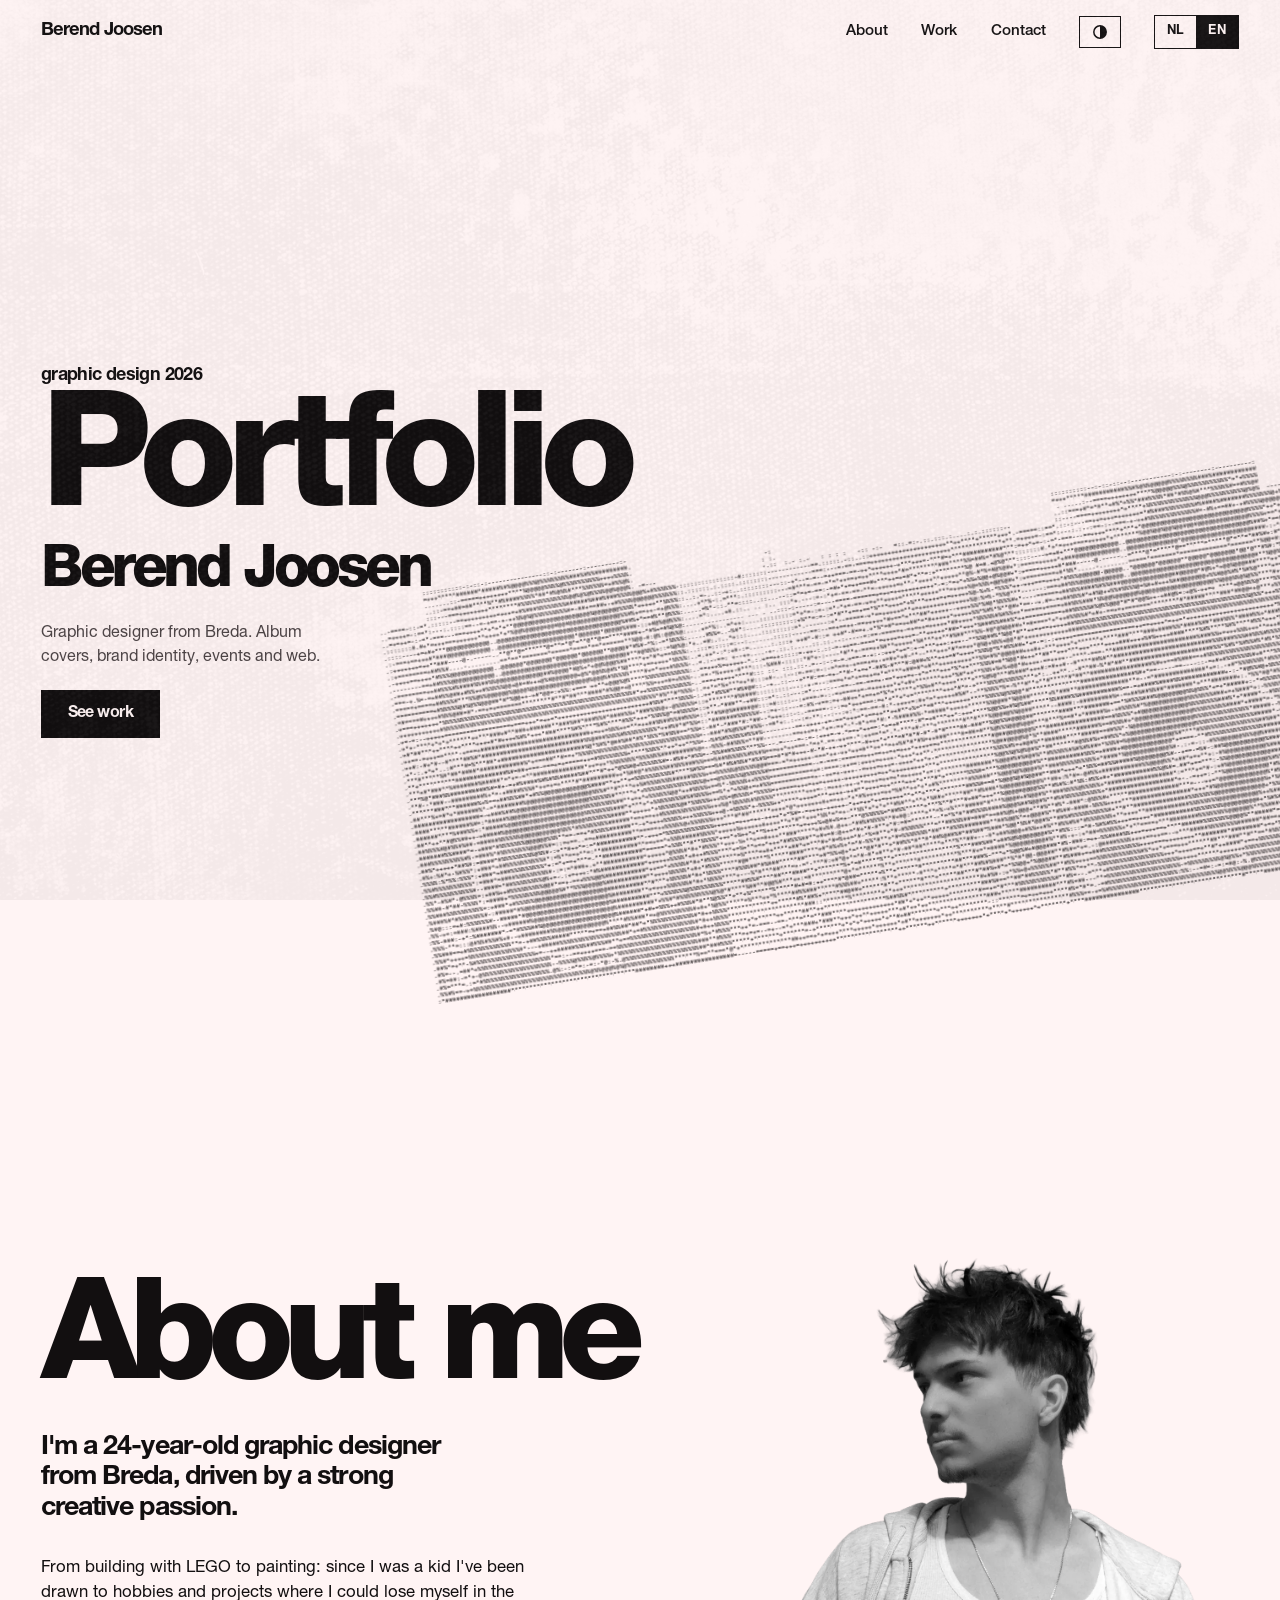
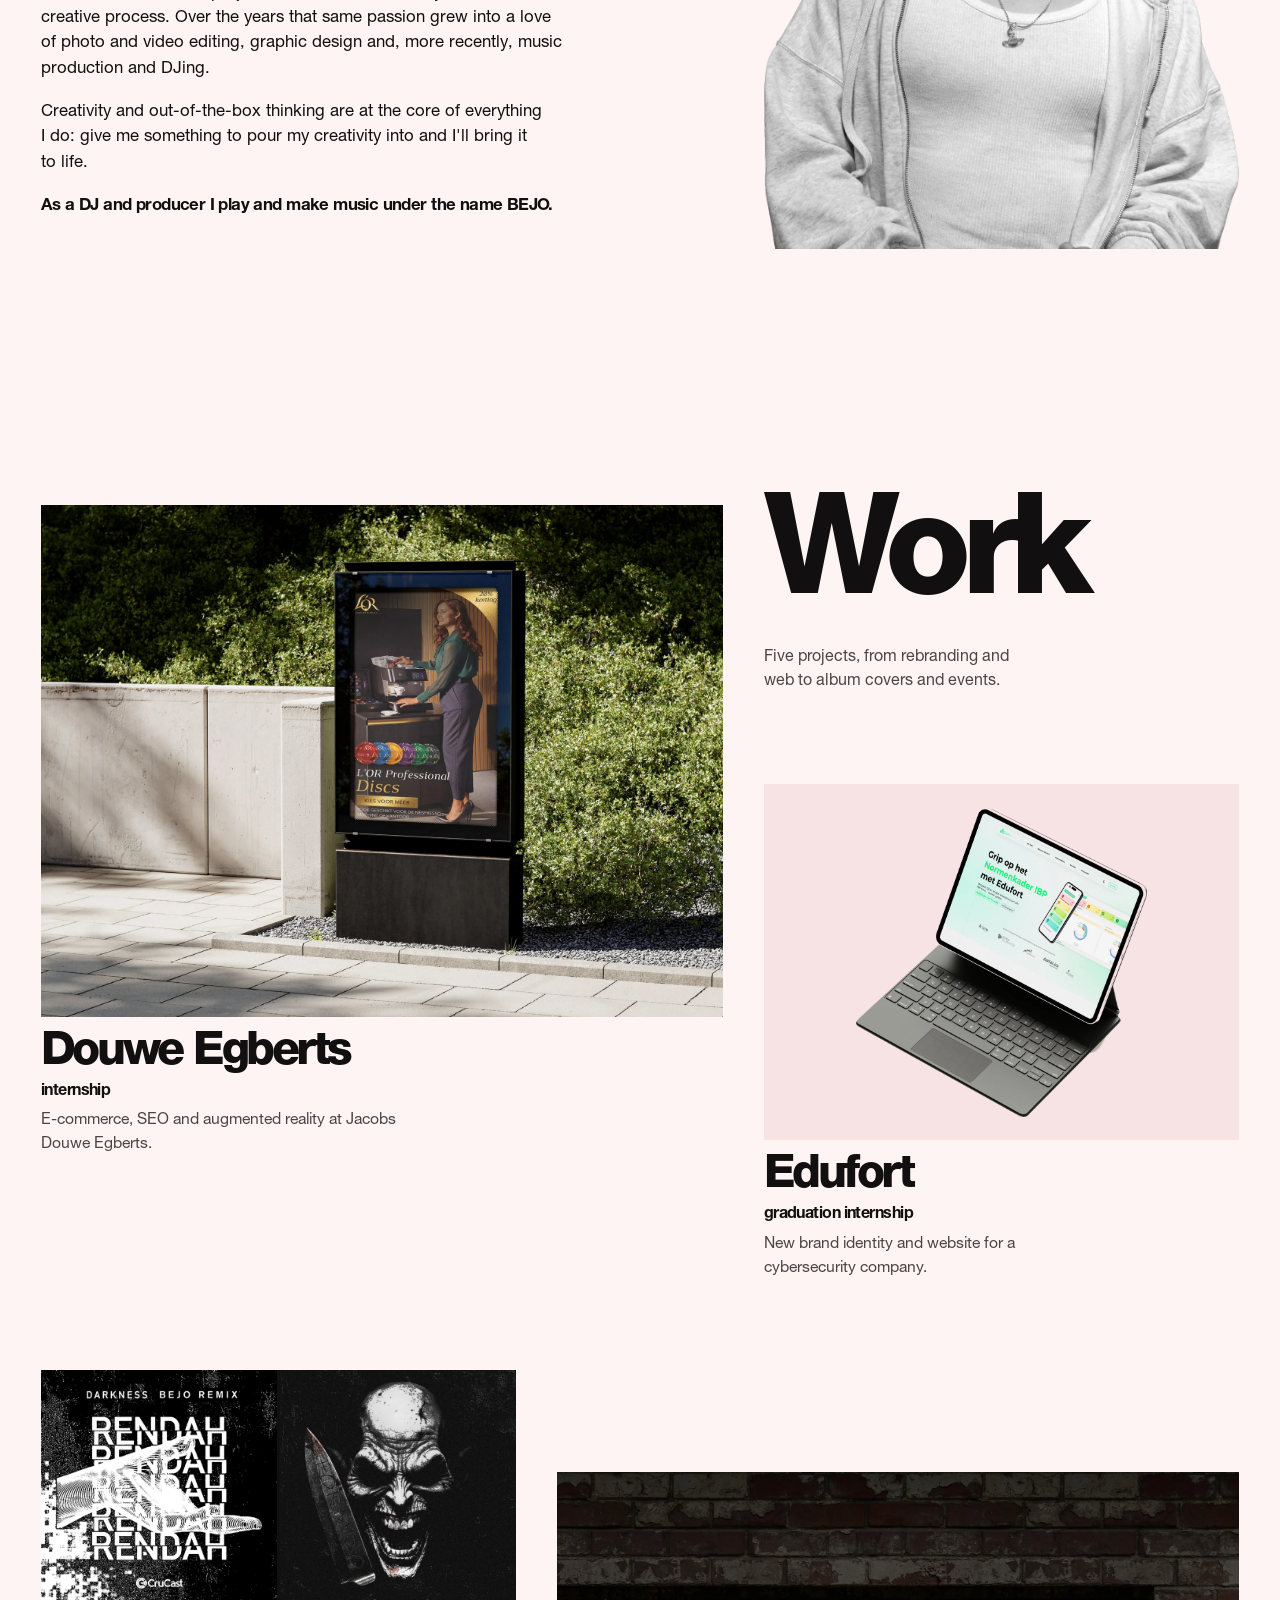
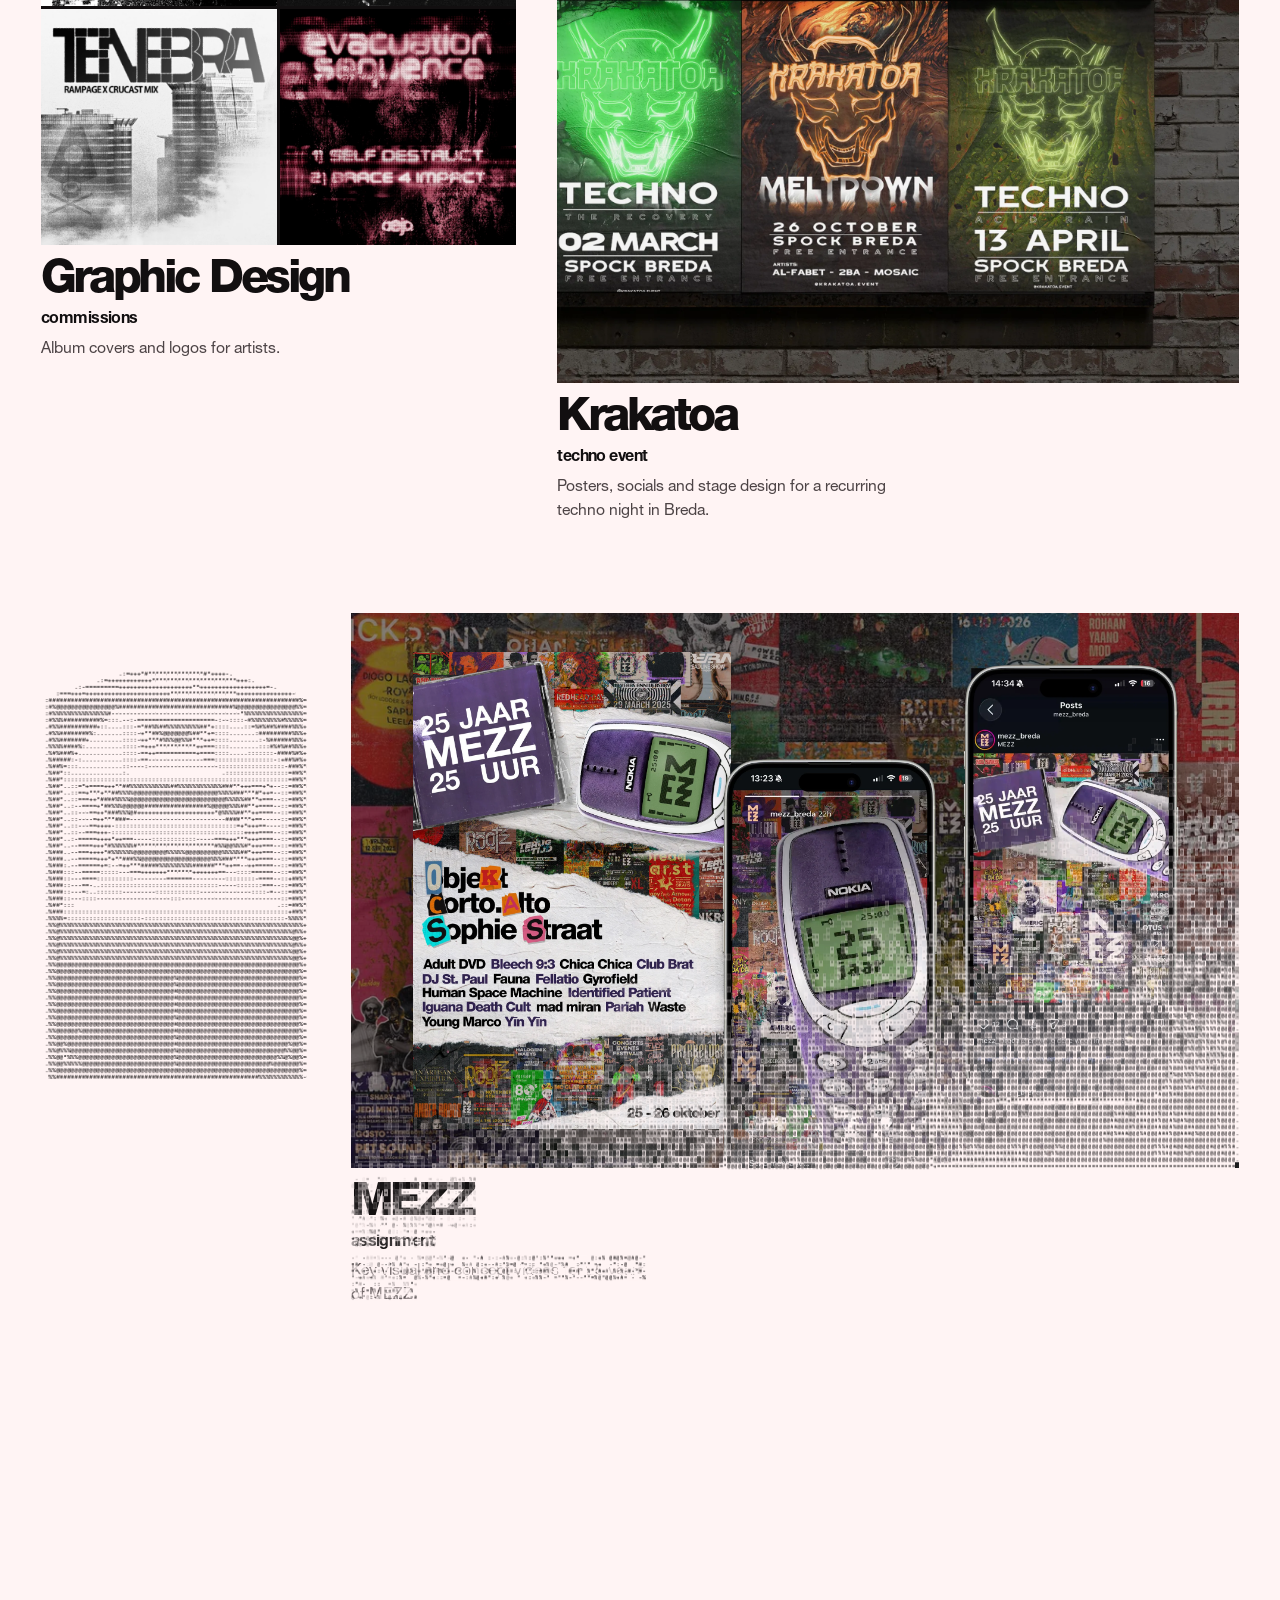
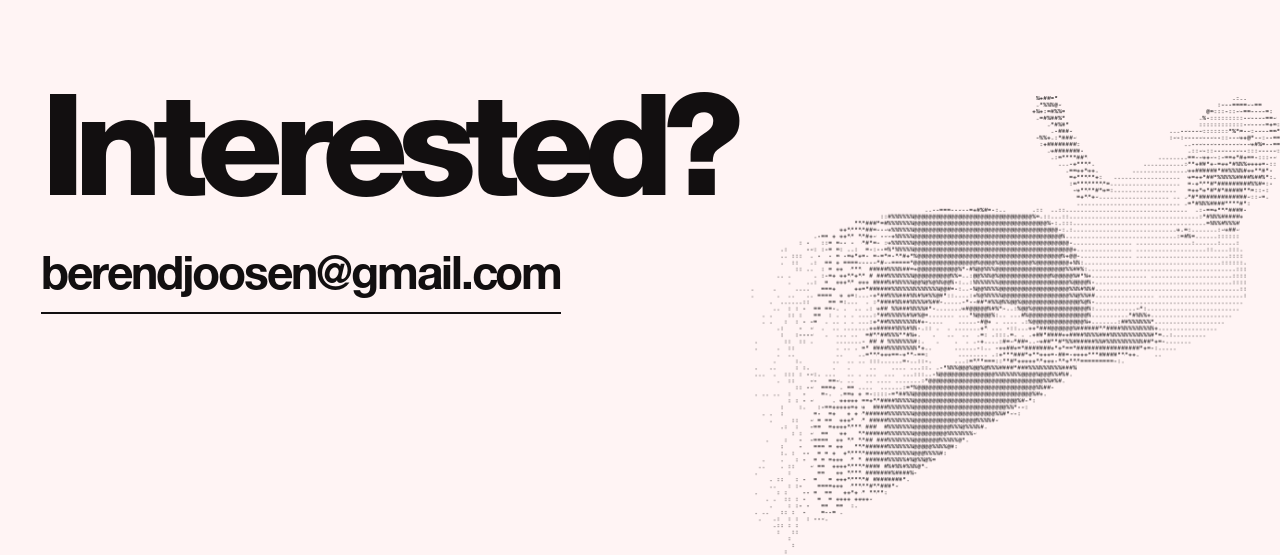
<file: index.html>
<!doctype html>
<html lang="nl">
<head>
  <meta charset="utf-8">
  <meta name="viewport" content="width=device-width, initial-scale=1">
  <title>Berend Joosen | Graphic design portfolio 2026</title>
  <meta name="description" content="Portfolio van Berend Joosen, graphic designer uit Breda. Albumcovers, merkidentiteit, evenementen en web.">
  <meta name="theme-color" content="#fff4f4">
  <link rel="preload" href="assets/fonts/helvetica-neue-heavy.woff2" as="font" type="font/woff2" crossorigin>
  <link rel="preload" href="assets/fonts/helvetica-neue-roman.woff2" as="font" type="font/woff2" crossorigin>
  <link rel="icon" href="assets/favicon.svg" type="image/svg+xml">
  <meta property="og:type" content="website">
  <meta property="og:site_name" content="Berend Joosen">
  <meta property="og:title" content="Berend Joosen | Graphic design portfolio 2026">
  <meta property="og:description" content="Portfolio van Berend Joosen, graphic designer uit Breda. Albumcovers, merkidentiteit, evenementen en web.">
  <meta property="og:url" content="https://berendjo.github.io/">
  <meta property="og:image" content="https://berendjo.github.io/assets/img/og.jpg">
  <meta property="og:image:width" content="1200">
  <meta property="og:image:height" content="630">
  <meta name="twitter:card" content="summary_large_image">
  <script>document.documentElement.classList.add("js");try{var t=localStorage.getItem("theme");if(t==="dark"||t==="light")document.documentElement.dataset.theme=t}catch(e){}</script>
  <link rel="stylesheet" href="css/styles.css">
</head>
<body>
  <a class="skip-link" href="#werk" data-i18n="skip">Naar het werk</a>

  <header class="site-header">
    <a class="brand" href="#top" aria-label="Berend Joosen, naar boven" data-i18n-aria="brandAria">Berend Joosen</a>
    <nav class="nav" aria-label="Hoofdmenu" data-i18n-aria="navAria">
      <a href="#over" data-i18n="navAbout">Over</a>
      <a href="#werk" data-i18n="navWork">Werk</a>
      <a href="#contact" data-i18n="navContact">Contact</a>
      <button class="theme-toggle" type="button" aria-pressed="false" aria-label="Donkere modus" data-i18n-aria="themeAria">
          <svg viewBox="0 0 24 24" width="18" height="18" aria-hidden="true"><circle cx="12" cy="12" r="8.25" fill="none" stroke="currentColor" stroke-width="2"/><path d="M12 3.75a8.25 8.25 0 0 1 0 16.5z" fill="currentColor"/></svg>
        </button>
        <div class="lang" role="group" aria-label="Taal" data-i18n-aria="langAria">
        <button type="button" data-lang="nl" aria-pressed="true">NL</button>
        <button type="button" data-lang="en" aria-pressed="false">EN</button>
      </div>
    </nav>
  </header>

  <main id="top">
    <section class="hero" aria-labelledby="hero-title">
      <div class="hero-deck" data-ascii-deck data-src="assets/img/download.webp" aria-hidden="true">
        <canvas class="deck-static"></canvas>
        <canvas class="deck-live"></canvas>
        <noscript><img src="assets/img/ascii/deck.webp" alt="" width="1894" height="839"></noscript>
      </div>

      <div class="hero-copy">
        <p class="hero-kicker" data-i18n="kicker">graphic design 2026</p>
        <h1 id="hero-title" class="hero-title">
          <span class="hero-big" aria-label="Portfolio"><span class="word" aria-hidden="true"><span class="ch">P</span><span class="ch">o</span><span class="ch">r</span><span class="ch">t</span><span class="ch">f</span><span class="ch">o</span><span class="ch">l</span><span class="ch">i</span><span class="ch">o</span></span></span>
          <span class="hero-name">Berend Joosen</span>
        </h1>
        <p class="hero-lede" data-i18n="lede">Graphic designer uit Breda. Albumcovers, merkidentiteit, events en web.</p>
        <a class="btn" href="#werk" data-i18n="cta">Bekijk werk</a>
      </div>
    </section>

    <section class="about" id="over" aria-labelledby="about-title">
      <div class="about-grid">
        <h2 id="about-title" class="about-title" data-i18n="aboutTitle">Over mij</h2>
        <figure class="about-photo reveal" data-ascii-portrait>
          <img src="assets/img/portrait.webp" alt="Zwart-wit portret van Berend Joosen" data-i18n-alt="portraitAlt" width="1126" height="1400" loading="lazy" decoding="async">
          <canvas aria-hidden="true"></canvas>
        </figure>
        <div class="about-body reveal">
          <p class="about-lead" data-i18n="aboutLead">Ik ben een 24-jarige graphic designer uit Breda, gedreven door een sterke creatieve passie.</p>
          <p data-i18n="aboutP1">Van het bouwen met LEGO tot schilderen: ik ben sinds klein kind al aangetrokken geweest tot hobby's en projecten waarin ik volledig kon opgaan in het creatieve proces. In de loop der jaren heeft diezelfde passie zich ontwikkeld tot een liefde voor foto- en videobewerking, grafisch ontwerp en, meer recentelijk, muziekproductie en dj'en.</p>
          <p data-i18n="aboutP2">Creativiteit en out-of-the-box denken vormt de kern van alles wat ik doe: geef me iets om mijn creativiteit in te stoppen en ik breng het tot leven.</p>
          <p class="about-bejo" data-i18n="aboutBejo">Als dj en producer draai en maak ik muziek onder de naam BEJO.</p>
        </div>
      </div>
    </section>

    <section class="work" id="werk" aria-labelledby="work-title">
      <div class="work-grid">

        <div class="work-intro">
          <h2 id="work-title" class="work-title" data-i18n="workTitle">Werk</h2>
          <p class="work-lede" data-i18n="workLede">Van rebranding en web tot albumcovers en evenementen.</p>
        </div>

        <a class="tile t-jde reveal" href="projects/douwe-egberts.html">
          <div class="tile-media ratio-43">
            <img src="assets/img/jde-ooh.webp" alt="Reclamezuil met een Douwe Egberts campagne langs een straat" data-i18n-alt="altJde" width="1800" height="1350" loading="lazy" decoding="async">
          </div>
          <div class="tile-meta">
            <h3 class="tile-name">Douwe Egberts</h3>
            <p class="tile-kind" data-i18n="kindJde">stage</p>
            <p class="tile-desc" data-i18n="descJde">E-commerce, SEO en augmented reality bij Jacobs Douwe Egberts.</p>
          </div>
        </a>

        <a class="tile t-edufort reveal" href="projects/edufort.html">
          <div class="tile-media ratio-43 tinted">
            <img class="contain" src="assets/img/edufort-devices.webp" alt="Edufort website op een iPad en telefoon" data-i18n-alt="altEdufort" width="1691" height="1800" loading="lazy" decoding="async">
          </div>
          <div class="tile-meta">
            <h3 class="tile-name">Edufort</h3>
            <p class="tile-kind" data-i18n="kindEdufort">afstudeerstage</p>
            <p class="tile-desc" data-i18n="descEdufort">Nieuwe merkidentiteit en website voor een cybersecuritybedrijf.</p>
          </div>
        </a>

        <a class="tile t-comm reveal" href="projects/graphic-design.html">
          <div class="tile-media mosaic" role="img" aria-label="Vier albumcovers" data-i18n-aria="altComm">
            <img src="assets/img/comm-rendah.webp" alt="" width="1200" height="1200" loading="lazy" decoding="async">
            <img src="assets/img/comm-skull.webp" alt="" width="1200" height="1200" loading="lazy" decoding="async">
            <img src="assets/img/comm-tenebra.webp" alt="" width="1200" height="1200" loading="lazy" decoding="async">
            <img src="assets/img/comm-evacuation.webp" alt="" width="1200" height="1200" loading="lazy" decoding="async">
          </div>
          <div class="tile-meta">
            <h3 class="tile-name">Graphic Design</h3>
            <p class="tile-kind" data-i18n="kindComm">commissies</p>
            <p class="tile-desc" data-i18n="descComm">Albumcovers en logo's voor artiesten.</p>
          </div>
        </a>

        <a class="tile t-krak reveal" href="projects/krakatoa.html">
          <div class="tile-media ratio-43">
            <img src="assets/img/krakatoa-posters.webp" alt="Drie Krakatoa posters met een groene en oranje vulkaanentiteit" data-i18n-alt="altKrak" width="1800" height="1350" loading="lazy" decoding="async">
          </div>
          <div class="tile-meta">
            <h3 class="tile-name">Krakatoa</h3>
            <p class="tile-kind" data-i18n="kindKrak">techno evenement</p>
            <p class="tile-desc" data-i18n="descKrak">Posters, socials en podiumontwerp voor een terugkerende technonacht in Breda.</p>
          </div>
        </a>

        <a class="tile t-mezz reveal" href="projects/mezz.html">
          <div class="tile-media mezz-stage">
            <img class="mz-bg" src="assets/img/mezz-collage.webp" alt="" width="933" height="1400" loading="lazy" decoding="async">
            <img class="mz-poster" src="assets/img/mezz-poster.webp" alt="Poster 25 jaar MEZZ met een Nokia 3310" data-i18n-alt="altMezz" width="1067" height="1600" loading="lazy" decoding="async">
            <img class="mz-phone mz-a" src="assets/img/mezz-phone-story.webp" alt="" width="809" height="1600" loading="lazy" decoding="async">
            <img class="mz-phone mz-b" src="assets/img/mezz-phone-post.webp" alt="" width="806" height="1600" loading="lazy" decoding="async">
          </div>
          <div class="tile-meta">
            <h3 class="tile-name">MEZZ</h3>
            <p class="tile-kind" data-i18n="kindMezz">opdracht (concept)</p>
            <p class="tile-desc" data-i18n="descMezz">Visuele uiting en conceptvideo's voor 25 jaar MEZZ.</p>
          </div>
        </a>


        <div class="speaker t-speaker reveal" data-ascii-speaker data-src="assets/img/funktionone.png" aria-hidden="true">
          <canvas class="spk-static"></canvas>
          <canvas class="spk-live"></canvas>
          <canvas class="spk-notes"></canvas>
          <noscript><img src="assets/img/ascii/speaker.webp" alt="" width="530" height="834"></noscript>
        </div>

      </div>
    </section>

    <section class="p-contact" id="contact" aria-labelledby="contact-h">
      <div class="p-contact-stage">
        <div class="corner-figure" data-ascii-figure data-src="assets/img/fall.webp" aria-hidden="true"><canvas></canvas><noscript><img src="assets/img/ascii/figure.webp" alt="" width="1126" height="922"></noscript></div>
        <div class="p-contact-copy">
          <h2 id="contact-h" class="p-contact-title" data-i18n="contactTitle">Interesse?</h2>
          <a class="p-contact-mail" href="mailto:berendjoosen@gmail.com">berendjoosen@gmail.com</a>
        </div>
      </div>
    </section>

    <!-- Next section (over) follows after the overview is approved. -->
  </main>

  <script src="js/main.js"></script>
  <script src="js/ascii-lib.js"></script>
  <script src="js/ascii-reveal.js"></script>
  <script src="js/ascii-rain.js"></script>
  <script src="js/ascii-deck.js"></script>
  <script src="js/ascii-speaker.js"></script>
  <script src="js/ascii-figure.js"></script>
  <script src="js/ascii-morph.js"></script>
  <script src="js/ascii-portrait.js"></script>
  <script src="js/ascii-cards.js"></script>
</body>
</html>
</file>
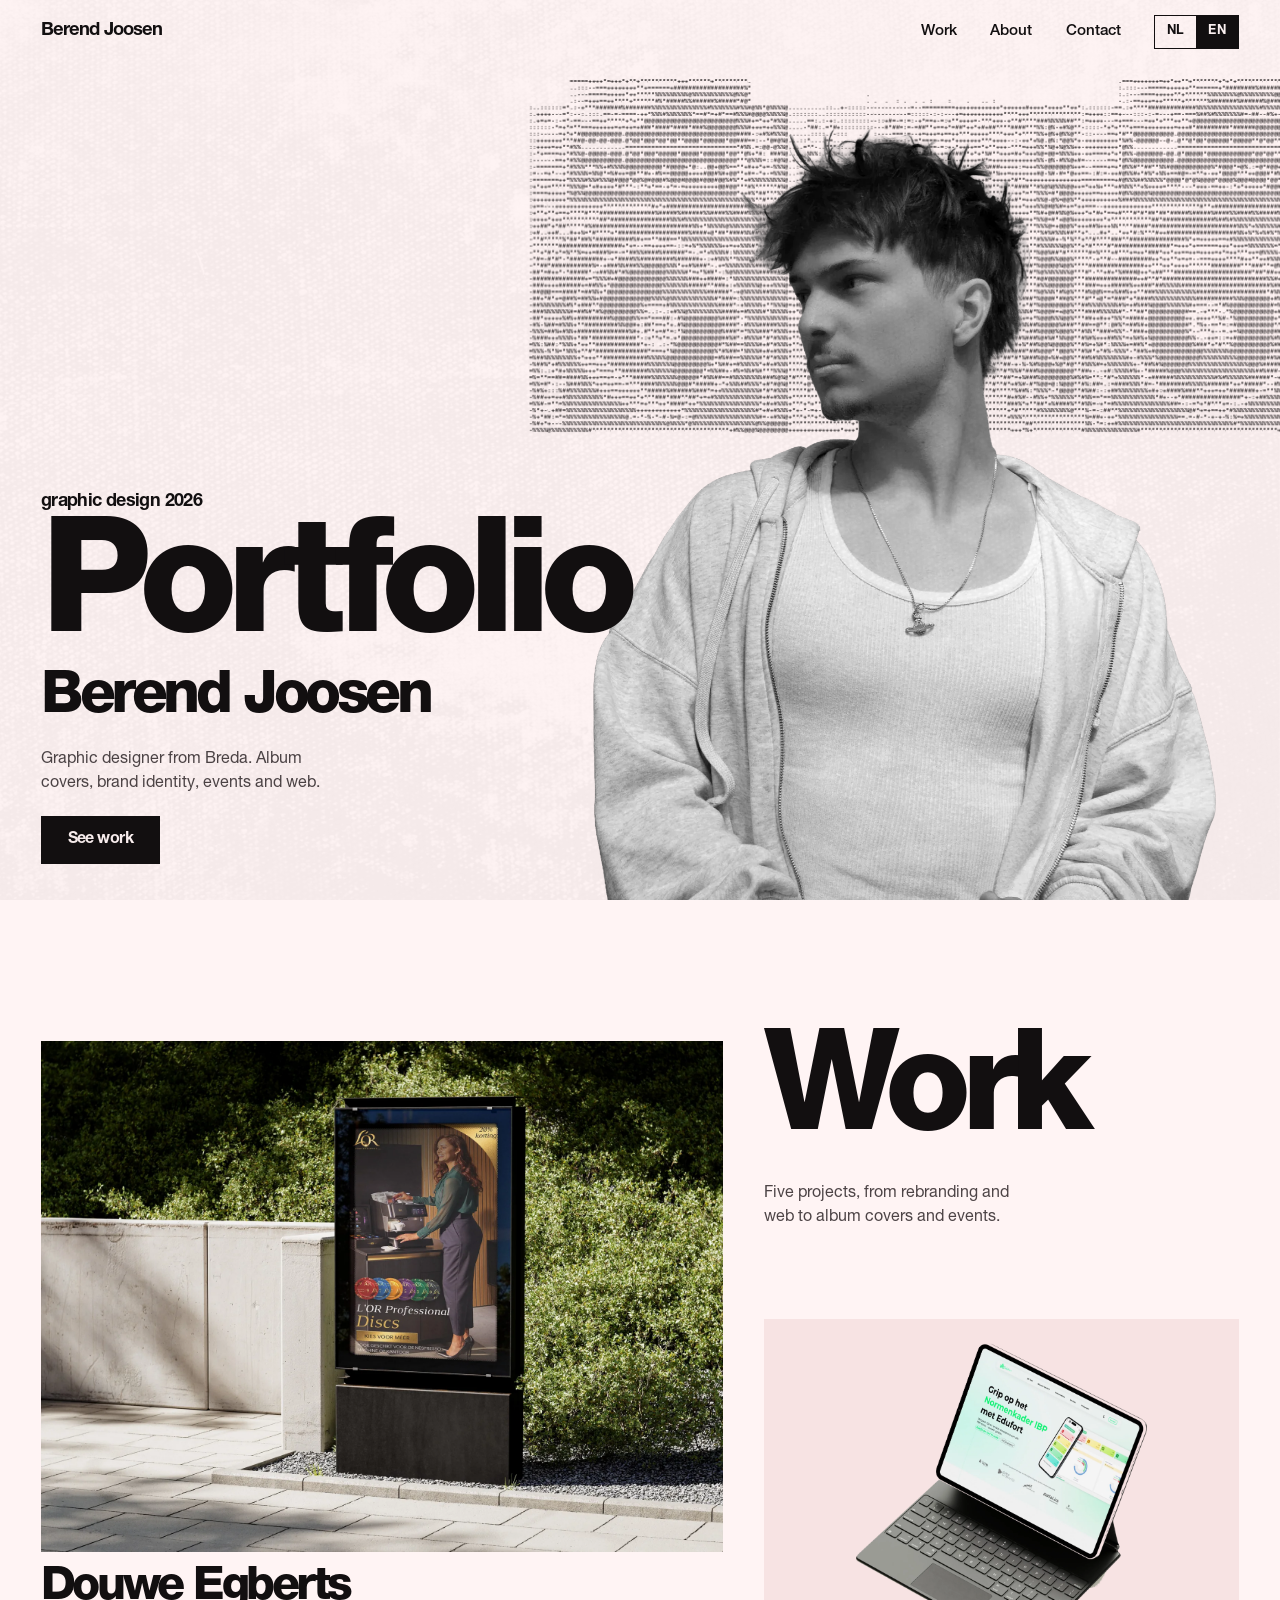
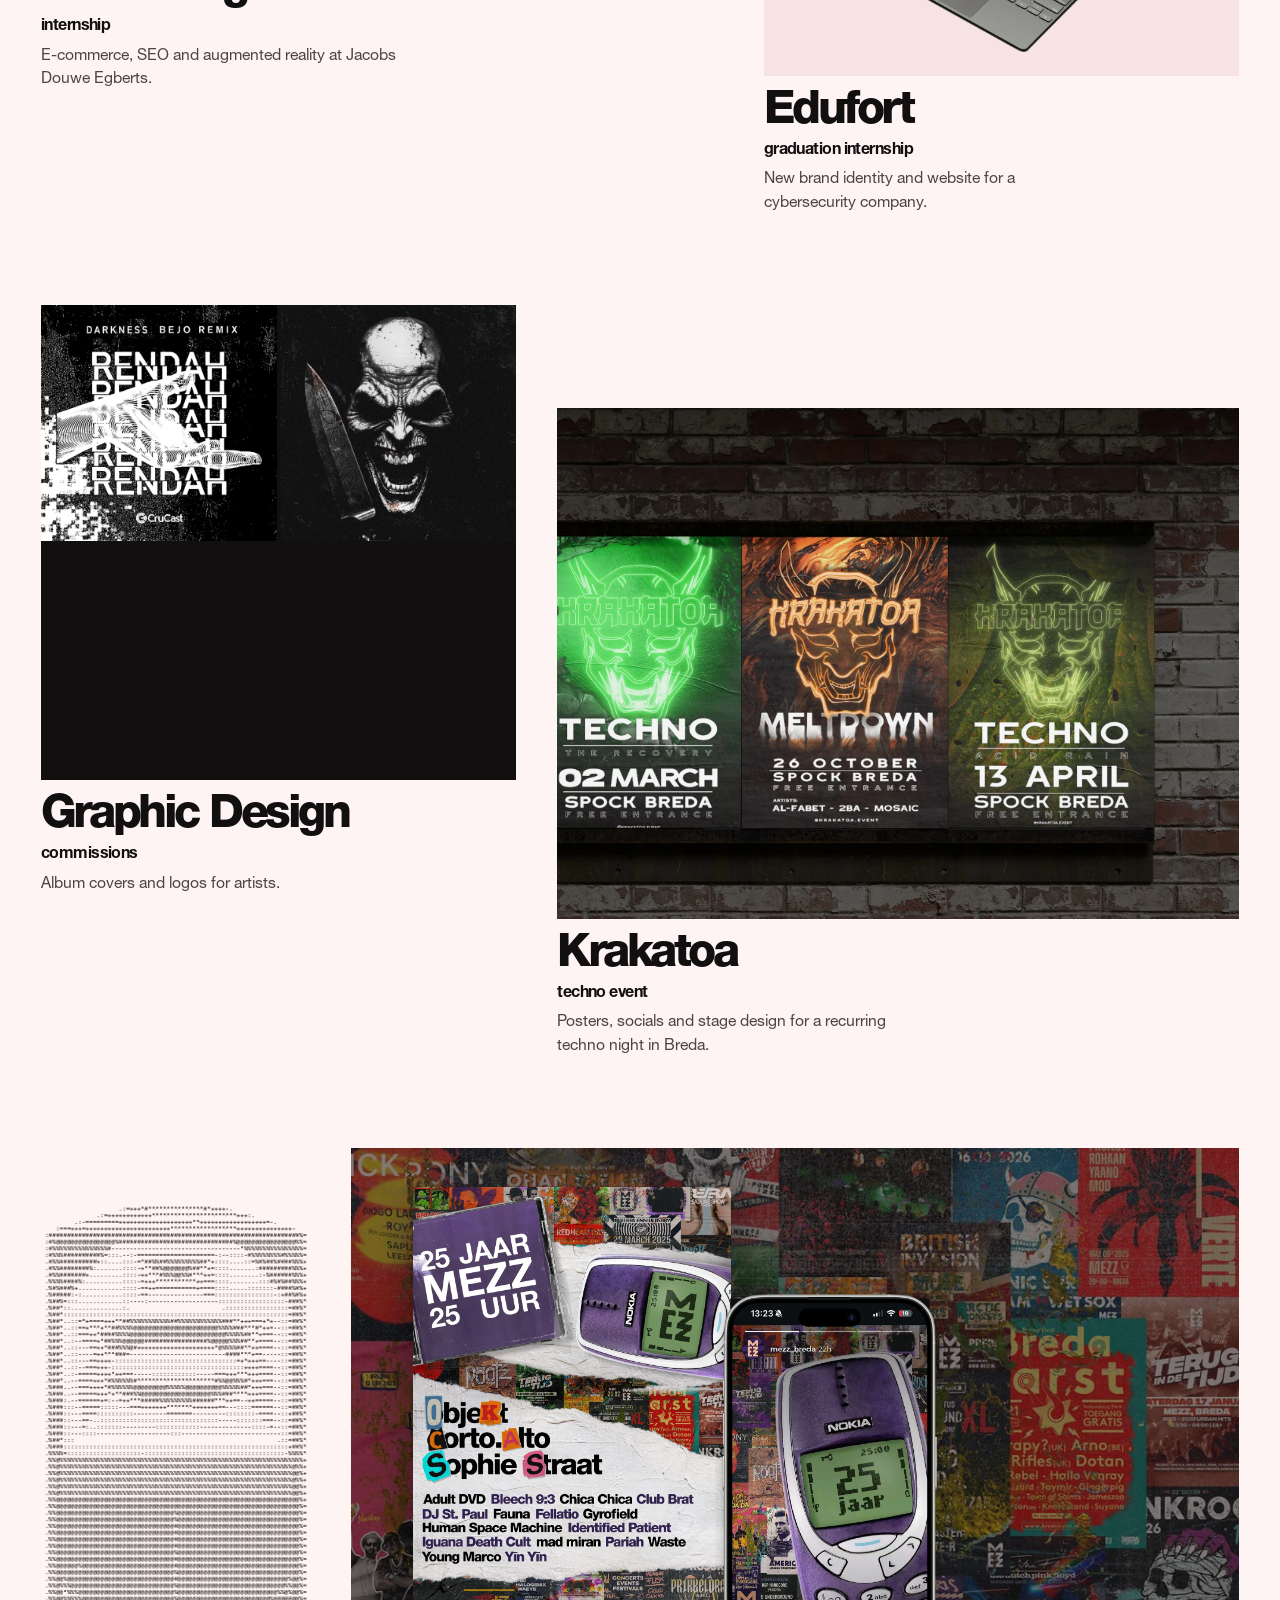
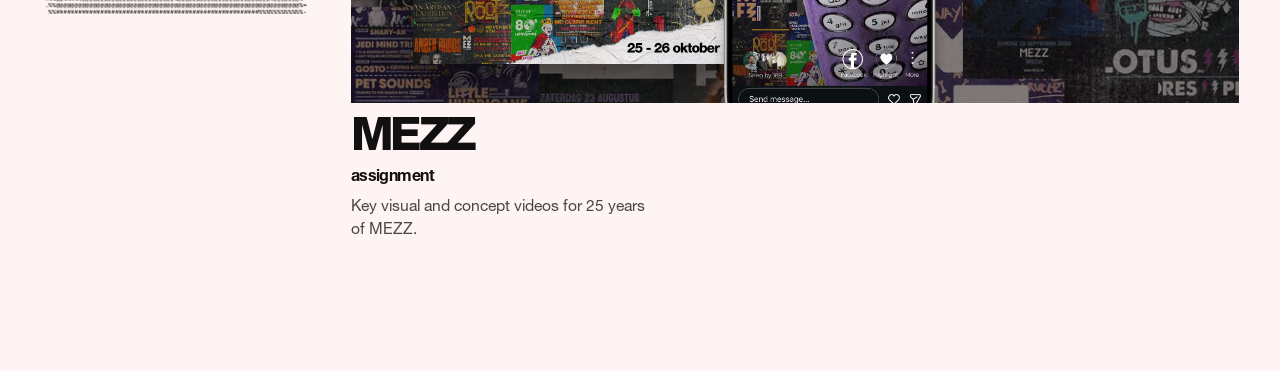
<file: portfolio/index.html>
<!doctype html>
<html lang="nl">
<head>
  <meta charset="utf-8">
  <meta name="viewport" content="width=device-width, initial-scale=1">
  <title>Berend Joosen | Graphic design portfolio 2026</title>
  <meta name="description" content="Portfolio van Berend Joosen, graphic designer uit Breda. Albumcovers, merkidentiteit, evenementen en web.">
  <meta name="theme-color" content="#fff4f4">
  <link rel="preload" href="assets/fonts/helvetica-neue-heavy.woff2" as="font" type="font/woff2" crossorigin>
  <link rel="preload" href="assets/fonts/helvetica-neue-roman.woff2" as="font" type="font/woff2" crossorigin>
  <link rel="preload" href="assets/img/portrait.webp" as="image" type="image/webp">
  <link rel="icon" href="data:,">
  <script>document.documentElement.classList.add("js");</script>
  <link rel="stylesheet" href="css/styles.css">
</head>
<body>
  <a class="skip-link" href="#werk" data-i18n="skip">Naar het werk</a>

  <header class="site-header">
    <a class="brand" href="#top" aria-label="Berend Joosen, naar boven" data-i18n-aria="brandAria">Berend Joosen</a>
    <nav class="nav" aria-label="Hoofdmenu" data-i18n-aria="navAria">
      <a href="#werk" data-i18n="navWork">Werk</a>
      <a href="#over" data-i18n="navAbout">Over</a>
      <a href="#contact" data-i18n="navContact">Contact</a>
      <div class="lang" role="group" aria-label="Taal" data-i18n-aria="langAria">
        <button type="button" data-lang="nl" aria-pressed="true">NL</button>
        <button type="button" data-lang="en" aria-pressed="false">EN</button>
      </div>
    </nav>
  </header>

  <main id="top">
    <section class="hero" aria-labelledby="hero-title">
      <div class="hero-deck" data-ascii-deck data-src="assets/img/download.webp" aria-hidden="true">
        <canvas class="deck-static"></canvas>
        <canvas class="deck-live"></canvas>
        <noscript><img src="assets/img/download.webp" alt="" width="900" height="471"></noscript>
      </div>
      <img class="hero-portrait" src="assets/img/portrait.webp" alt="Zwart-wit portret van Berend Joosen" data-i18n-alt="portraitAlt" width="1126" height="1400" fetchpriority="high">

      <div class="hero-copy">
        <p class="hero-kicker" data-i18n="kicker">graphic design 2026</p>
        <h1 id="hero-title" class="hero-title">
          <span class="hero-big" aria-label="Portfolio"><span class="word" aria-hidden="true"><span class="ch">P</span><span class="ch">o</span><span class="ch">r</span><span class="ch">t</span><span class="ch">f</span><span class="ch">o</span><span class="ch">l</span><span class="ch">i</span><span class="ch">o</span></span></span>
          <span class="hero-name">Berend Joosen</span>
        </h1>
        <p class="hero-lede" data-i18n="lede">Graphic designer uit Breda. Albumcovers, merkidentiteit, events en web.</p>
        <a class="btn" href="#werk" data-i18n="cta">Bekijk werk</a>
      </div>
    </section>

    <section class="work" id="werk" aria-labelledby="work-title">
      <div class="work-grid">

        <div class="work-intro">
          <h2 id="work-title" class="work-title" data-i18n="workTitle">Werk</h2>
          <p class="work-lede" data-i18n="workLede">Vijf projecten, van rebranding en web tot albumcovers en evenementen.</p>
        </div>

        <a class="tile t-jde reveal" href="projects/douwe-egberts.html">
          <div class="tile-media ratio-43">
            <img src="assets/img/jde-ooh.webp" alt="Reclamezuil met een Douwe Egberts campagne langs een straat" data-i18n-alt="altJde" width="1800" height="1350" loading="lazy" decoding="async">
          </div>
          <div class="tile-meta">
            <h3 class="tile-name">Douwe Egberts</h3>
            <p class="tile-kind" data-i18n="kindJde">stage</p>
            <p class="tile-desc" data-i18n="descJde">E-commerce, SEO en augmented reality bij Jacobs Douwe Egberts.</p>
          </div>
        </a>

        <a class="tile t-edufort reveal" href="projects/edufort.html">
          <div class="tile-media ratio-43 tinted">
            <img class="contain" src="assets/img/edufort-devices.webp" alt="Edufort website op een iPad en telefoon" data-i18n-alt="altEdufort" width="1691" height="1800" loading="lazy" decoding="async">
          </div>
          <div class="tile-meta">
            <h3 class="tile-name">Edufort</h3>
            <p class="tile-kind" data-i18n="kindEdufort">afstudeerstage</p>
            <p class="tile-desc" data-i18n="descEdufort">Nieuwe merkidentiteit en website voor een cybersecuritybedrijf.</p>
          </div>
        </a>

        <a class="tile t-comm reveal" href="projects/graphic-design.html">
          <div class="tile-media mosaic" role="img" aria-label="Vier albumcovers" data-i18n-aria="altComm">
            <img src="assets/img/comm-rendah.webp" alt="" width="1200" height="1200" loading="lazy" decoding="async">
            <img src="assets/img/comm-skull.webp" alt="" width="1200" height="1200" loading="lazy" decoding="async">
            <img src="assets/img/comm-tenebra.webp" alt="" width="1200" height="1200" loading="lazy" decoding="async">
            <img src="assets/img/comm-evacuation.webp" alt="" width="1200" height="1200" loading="lazy" decoding="async">
          </div>
          <div class="tile-meta">
            <h3 class="tile-name">Graphic Design</h3>
            <p class="tile-kind" data-i18n="kindComm">commissies</p>
            <p class="tile-desc" data-i18n="descComm">Albumcovers en logo's voor artiesten.</p>
          </div>
        </a>

        <a class="tile t-krak reveal" href="projects/krakatoa.html">
          <div class="tile-media ratio-43">
            <img src="assets/img/krakatoa-posters.webp" alt="Drie Krakatoa posters met een groene en oranje vulkaanentiteit" data-i18n-alt="altKrak" width="1800" height="1350" loading="lazy" decoding="async">
          </div>
          <div class="tile-meta">
            <h3 class="tile-name">Krakatoa</h3>
            <p class="tile-kind" data-i18n="kindKrak">techno evenement</p>
            <p class="tile-desc" data-i18n="descKrak">Posters, socials en podiumontwerp voor een terugkerende technonacht in Breda.</p>
          </div>
        </a>

        <a class="tile t-mezz reveal" href="projects/mezz.html">
          <div class="tile-media mezz-stage">
            <img class="mz-bg" src="assets/img/mezz-collage.webp" alt="" width="933" height="1400" loading="lazy" decoding="async">
            <img class="mz-poster" src="assets/img/mezz-poster.webp" alt="Poster 25 jaar MEZZ met een Nokia 3310" data-i18n-alt="altMezz" width="1067" height="1600" loading="lazy" decoding="async">
            <img class="mz-phone mz-a" src="assets/img/mezz-phone-story.webp" alt="" width="809" height="1600" loading="lazy" decoding="async">
            <img class="mz-phone mz-b" src="assets/img/mezz-phone-post.webp" alt="" width="806" height="1600" loading="lazy" decoding="async">
          </div>
          <div class="tile-meta">
            <h3 class="tile-name">MEZZ</h3>
            <p class="tile-kind" data-i18n="kindMezz">opdracht</p>
            <p class="tile-desc" data-i18n="descMezz">Visuele uiting en conceptvideo's voor 25 jaar MEZZ.</p>
          </div>
        </a>


        <div class="speaker t-speaker reveal" data-ascii-speaker data-src="assets/img/funktionone.png" aria-hidden="true">
          <canvas class="spk-static"></canvas>
          <canvas class="spk-live"></canvas>
          <canvas class="spk-notes"></canvas>
          <noscript><img src="assets/img/funktionone.png" alt="" width="1200" height="1200"></noscript>
        </div>

      </div>
    </section>

    <!-- Next sections (over, contact) follow after the overview is approved. -->
  </main>

  <script src="js/main.js"></script>
  <script src="js/ascii-lib.js"></script>
  <script src="js/ascii-deck.js"></script>
  <script src="js/ascii-speaker.js"></script>
</body>
</html>
</file>
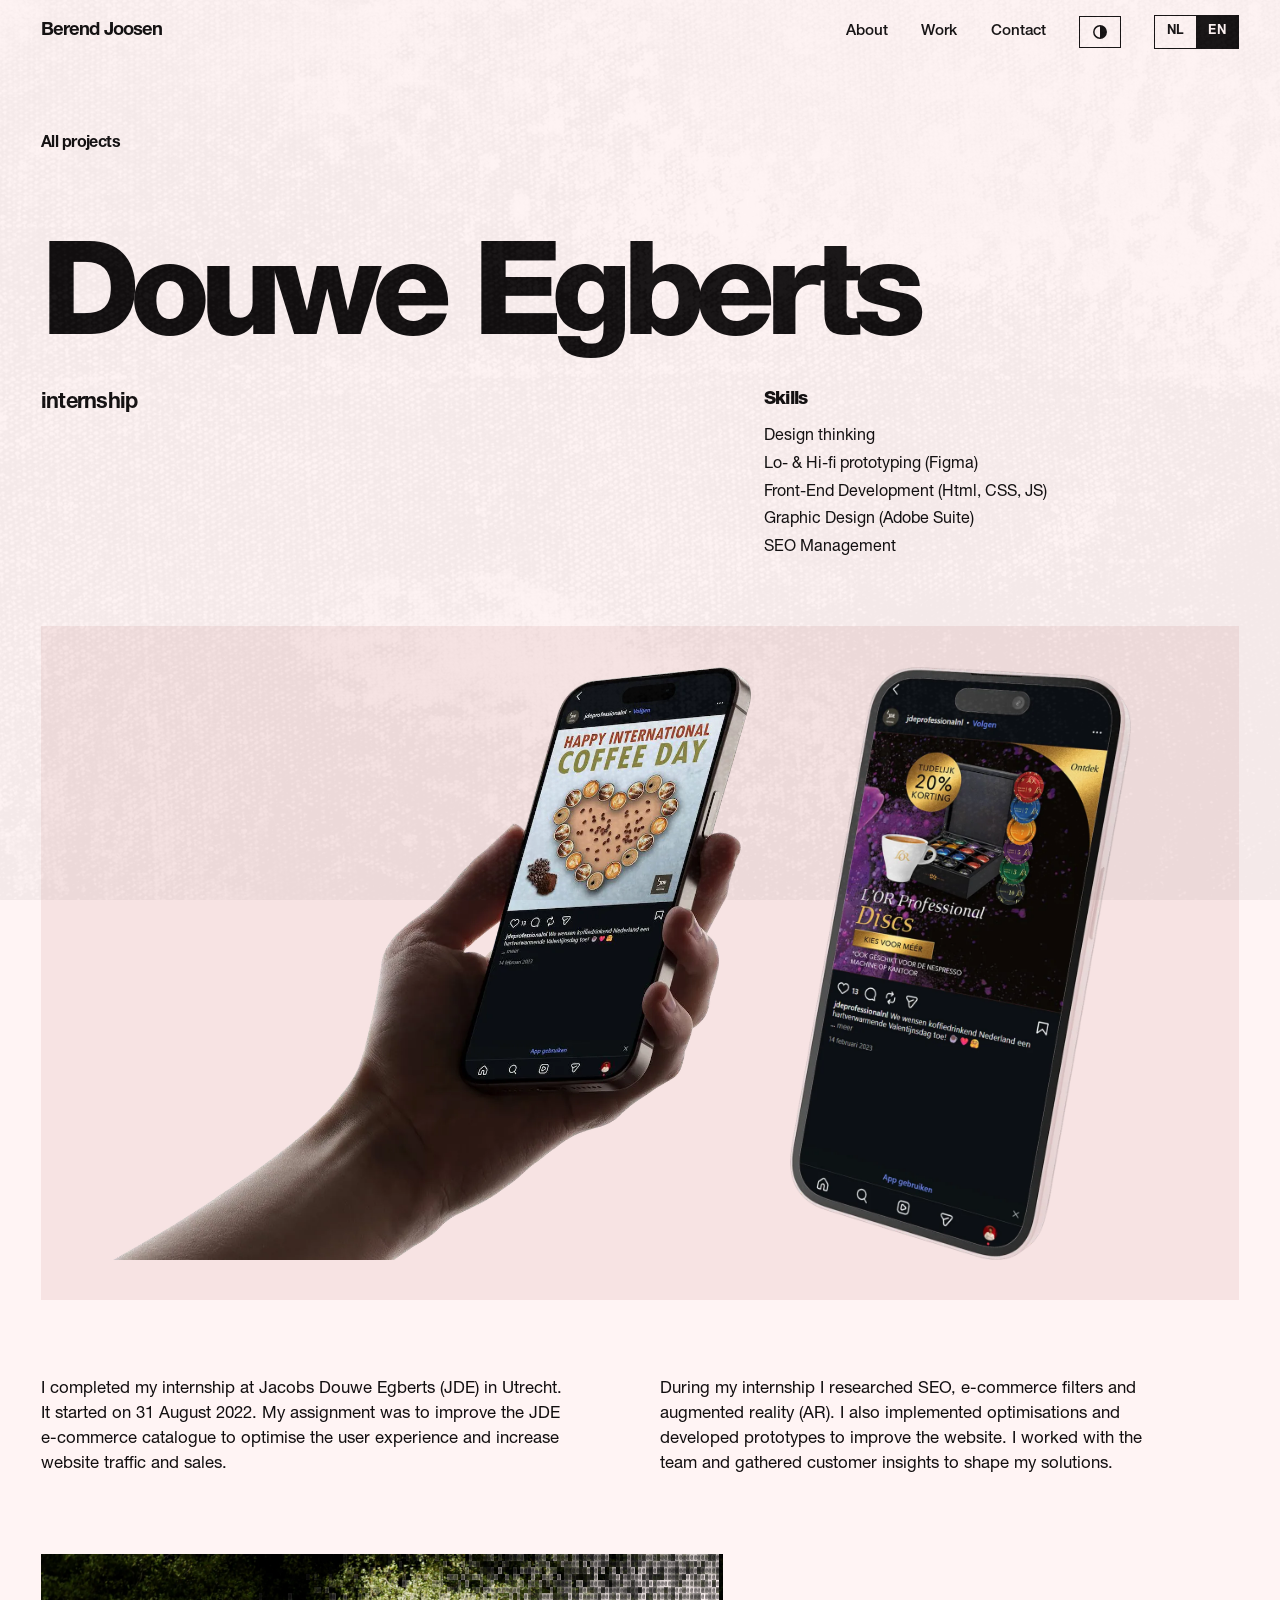
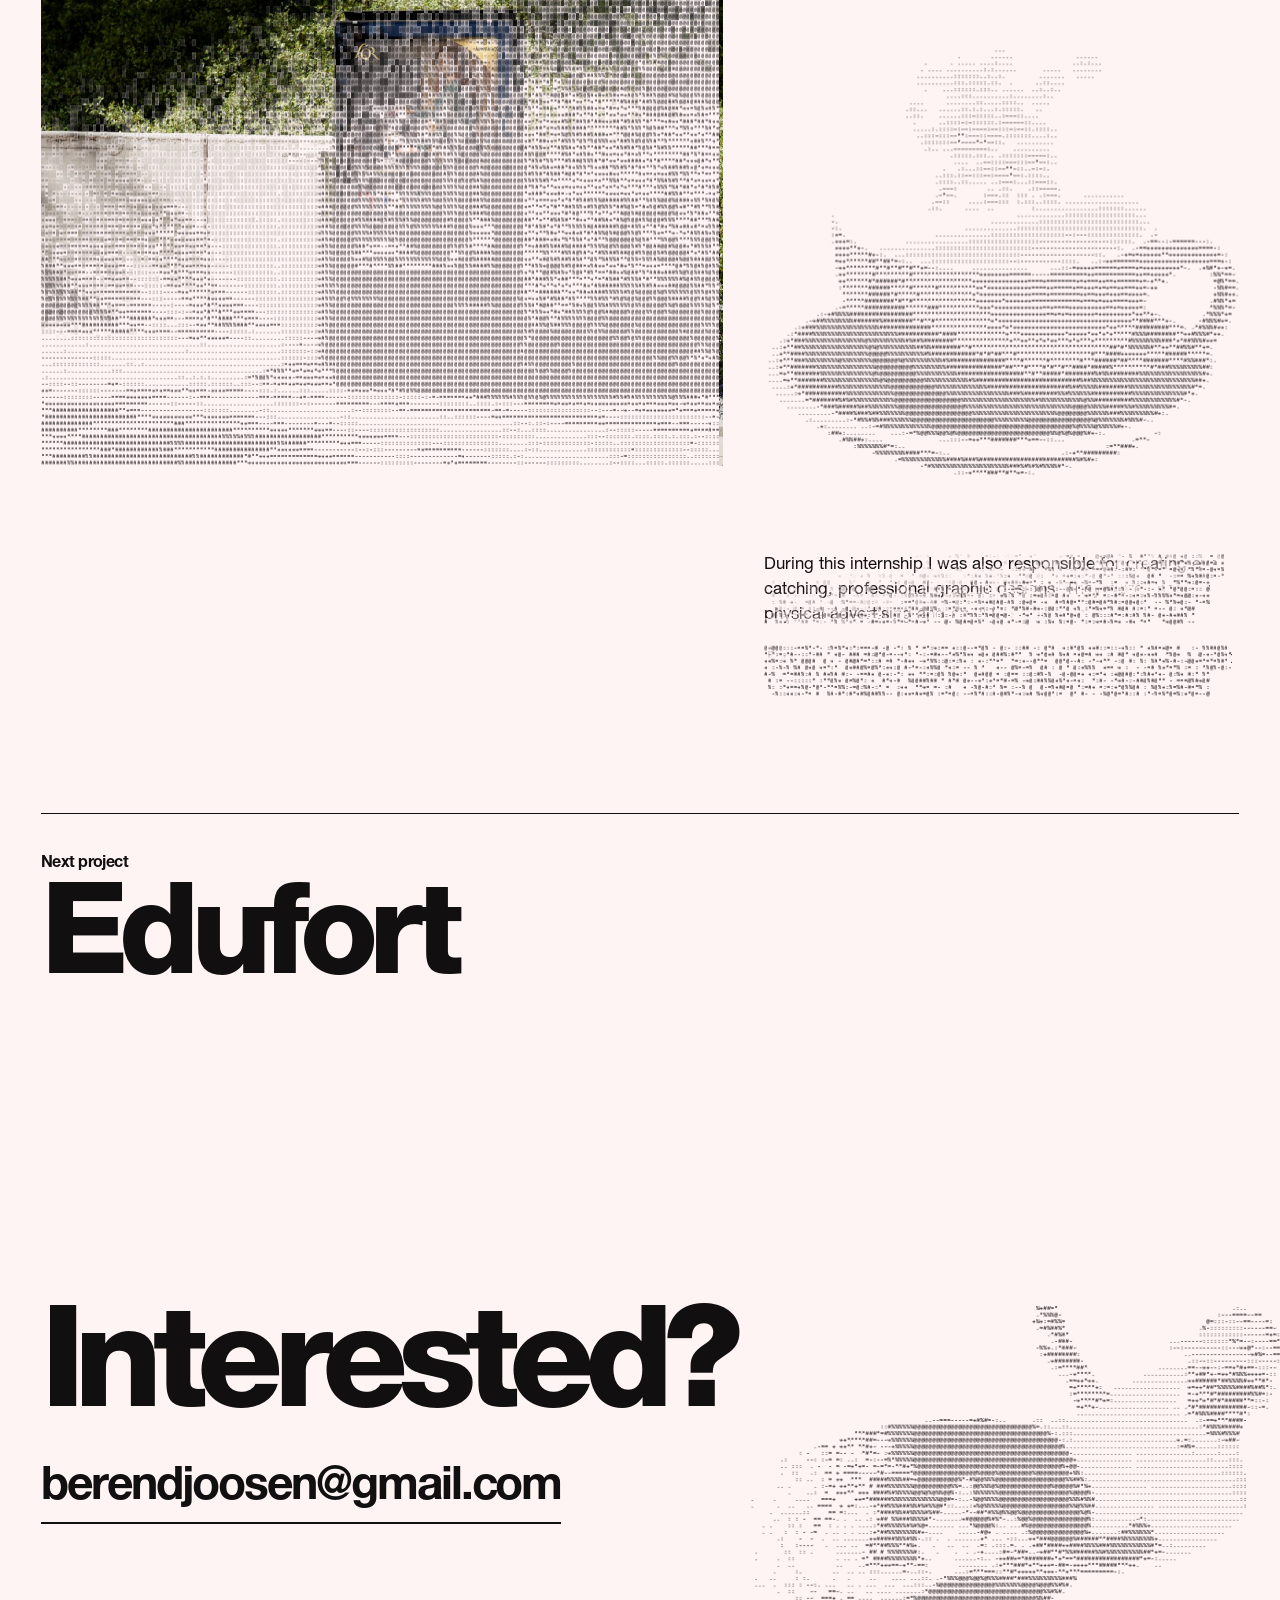
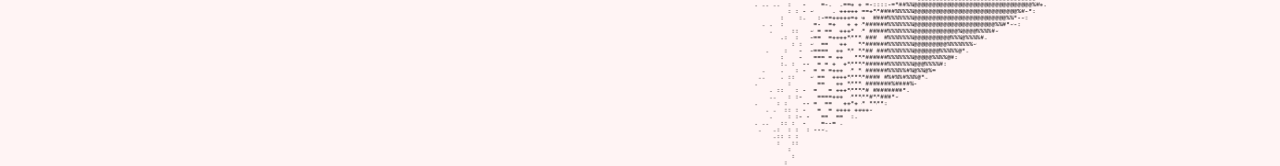
<file: projects/douwe-egberts.html>
<!doctype html>
<html lang="nl">
<head>
  <meta charset="utf-8">
  <meta name="viewport" content="width=device-width, initial-scale=1">
  <title>Douwe Egberts | Berend Joosen</title>
  <meta name="description" content="Stage bij Jacobs Douwe Egberts: de e-commercecatalogus verbeteren met onderzoek naar SEO, filters en augmented reality, plus grafisch werk voor reclame en socials.">
  <meta name="theme-color" content="#fff4f4">
  <link rel="preload" href="../assets/fonts/helvetica-neue-heavy.woff2" as="font" type="font/woff2" crossorigin>
  <link rel="icon" href="../assets/favicon.svg" type="image/svg+xml">
  <meta property="og:type" content="website">
  <meta property="og:site_name" content="Berend Joosen">
  <meta property="og:title" content="Douwe Egberts | Berend Joosen">
  <meta property="og:description" content="Stage bij Jacobs Douwe Egberts: de e-commercecatalogus verbeteren met onderzoek naar SEO, filters en augmented reality, plus grafisch werk voor reclame en socials.">
  <meta property="og:url" content="https://berendjo.github.io/projects/douwe-egberts.html">
  <meta property="og:image" content="https://berendjo.github.io/assets/img/og.jpg">
  <meta property="og:image:width" content="1200">
  <meta property="og:image:height" content="630">
  <meta name="twitter:card" content="summary_large_image">
  <script>document.documentElement.classList.add("js");try{var t=localStorage.getItem("theme");if(t==="dark"||t==="light")document.documentElement.dataset.theme=t}catch(e){}</script>
  <link rel="stylesheet" href="../css/styles.css">
</head>
<body>
  <a class="skip-link" href="#content" data-i18n="skipProject">Naar de inhoud</a>

  <header class="site-header">
    <a class="brand" href="../index.html" aria-label="Berend Joosen, naar de homepage" data-i18n-aria="brandHomeAria">Berend Joosen</a>
    <nav class="nav" aria-label="Hoofdmenu" data-i18n-aria="navAria">
      <a href="../index.html#over" data-i18n="navAbout">Over</a>
      <a href="../index.html#werk" data-i18n="navWork">Werk</a>
      <a href="#contact" data-i18n="navContact">Contact</a>
      <button class="theme-toggle" type="button" aria-pressed="false" aria-label="Donkere modus" data-i18n-aria="themeAria">
          <svg viewBox="0 0 24 24" width="18" height="18" aria-hidden="true"><circle cx="12" cy="12" r="8.25" fill="none" stroke="currentColor" stroke-width="2"/><path d="M12 3.75a8.25 8.25 0 0 1 0 16.5z" fill="currentColor"/></svg>
        </button>
        <div class="lang" role="group" aria-label="Taal" data-i18n-aria="langAria">
        <button type="button" data-lang="nl" aria-pressed="true">NL</button>
        <button type="button" data-lang="en" aria-pressed="false">EN</button>
      </div>
    </nav>
  </header>

  <main id="content">
    <section class="p-head" aria-labelledby="p-title">
      <a class="p-back" href="../index.html#werk" data-i18n="back">Alle projecten</a>
      <h1 id="p-title" class="p-title">Douwe Egberts</h1>
      <div class="p-head-row">
        <p class="p-kind" data-i18n="t8">stage</p>
        <div class="p-skills">
          <h2 class="p-skills-h" data-i18n="skills">Vaardigheden</h2>
          <ul><li>Design thinking</li><li>Lo- &amp; Hi-fi prototyping (Figma)</li><li>Front-End Development (Html, CSS, JS)</li><li>Graphic Design (Adobe Suite)</li><li>SEO Management</li></ul>
        </div>
      </div>
    </section>

    <div class="p-body">
      <div class="p-block reveal " style="--c:1 / -1;--a:start"><div class="p-panel tinted duo"><img src="../assets/img/jde-hand.webp" alt="Hand die een telefoon vasthoudt met een Happy International Coffee Day post" data-i18n-alt="t1" width="1177" height="1094" loading="lazy" decoding="async"><img src="../assets/img/jde-phone.webp" alt="Telefoon met een Instagram advertentie voor L&#x27;OR Professional Discs" data-i18n-alt="t2" width="806" height="1400" loading="lazy" decoding="async"></div></div>
      <div class="p-block reveal " style="--c:1 / 7;--a:start"><div class="p-text"><p data-i18n="t3">Ik heb mijn stage bij Jacobs Douwe Egberts (JDE) in Utrecht afgerond. Deze begon op 31 augustus 2022. Mijn opdracht richtte zich op het verbeteren van de JDE-e-commercecatalogus om de gebruikerservaring te optimaliseren, het websiteverkeer en de verkoop te verhogen.</p></div></div>
      <div class="p-block reveal " style="--c:7 / 13;--a:start"><div class="p-text"><p data-i18n="t4">Tijdens mijn stage deed ik onderzoek naar SEO, e-commercefilters en augmented reality (AR). Daarnaast implementeerde ik optimalisaties en ontwikkelde ik prototypes om de website te verbeteren. Ik werkte ook samen met het team en verzamelde inzichten van klanten om mijn oplossingen vorm te geven.</p></div></div>
      <div class="p-block reveal " style="--c:1 / 8;--a:start"><div class="p-photo"><img src="../assets/img/jde-ooh.webp" alt="Reclamezuil met een Douwe Egberts campagne langs een straat" data-i18n-alt="t5" width="1800" height="1350" loading="lazy" decoding="async"></div></div>
      <div class="p-block reveal" style="--c:8 / 13;--a:start"><div class="cup" data-ascii-cup data-src="../assets/img/cup.webp" aria-hidden="true"><canvas class="cup-static"></canvas><canvas class="cup-steam"></canvas><noscript><img src="../assets/img/ascii/cup.webp" alt="" width="938" height="1030"></noscript></div></div>
      <div class="p-block reveal " style="--c:8 / 13;--a:end"><div class="p-text"><p data-i18n="t6">Tijdens deze stage was ik ook verantwoordelijk voor het maken van pakkende en professionele grafische ontwerpen. Deze werden gebruikt voor fysieke reclame-uitingen en op de socialmediakanalen van JDE.</p><p data-i18n="t7">Door de keuzevrijheid binnen de stage heb ik veel geleerd over best practices binnen e-commerce, SEO en augmented reality (AR).</p></div></div>
    </div>

    <section class="p-next" aria-labelledby="next-h">
      <a class="p-next-link" href="edufort.html">
        <span id="next-h" class="p-next-label" data-i18n="next">Volgend project</span>
        <span class="p-next-name">Edufort</span>
      </a>
    </section>

    <section class="p-contact" id="contact" aria-labelledby="contact-h">
      <div class="p-contact-stage">
        <div class="corner-figure" data-ascii-figure data-src="../assets/img/fall.webp" aria-hidden="true"><canvas></canvas><noscript><img src="../assets/img/ascii/figure.webp" alt="" width="1126" height="922"></noscript></div>
        <div class="p-contact-copy">
          <h2 id="contact-h" class="p-contact-title" data-i18n="contactTitle">Interesse?</h2>
      <a class="p-contact-mail" href="mailto:berendjoosen@gmail.com">berendjoosen@gmail.com</a>
        </div>
      </div>
    </section>
  </main>

  <script>window.PAGE_COPY={"nl": {"title": "Douwe Egberts | Berend Joosen", "t1": "Hand die een telefoon vasthoudt met een Happy International Coffee Day post", "t2": "Telefoon met een Instagram advertentie voor L'OR Professional Discs", "t3": "Ik heb mijn stage bij Jacobs Douwe Egberts (JDE) in Utrecht afgerond. Deze begon op 31 augustus 2022. Mijn opdracht richtte zich op het verbeteren van de JDE-e-commercecatalogus om de gebruikerservaring te optimaliseren, het websiteverkeer en de verkoop te verhogen.", "t4": "Tijdens mijn stage deed ik onderzoek naar SEO, e-commercefilters en augmented reality (AR). Daarnaast implementeerde ik optimalisaties en ontwikkelde ik prototypes om de website te verbeteren. Ik werkte ook samen met het team en verzamelde inzichten van klanten om mijn oplossingen vorm te geven.", "t5": "Reclamezuil met een Douwe Egberts campagne langs een straat", "t6": "Tijdens deze stage was ik ook verantwoordelijk voor het maken van pakkende en professionele grafische ontwerpen. Deze werden gebruikt voor fysieke reclame-uitingen en op de socialmediakanalen van JDE.", "t7": "Door de keuzevrijheid binnen de stage heb ik veel geleerd over best practices binnen e-commerce, SEO en augmented reality (AR).", "t8": "stage"}, "en": {"title": "Douwe Egberts | Berend Joosen", "t1": "Hand holding a phone showing a Happy International Coffee Day post", "t2": "Phone showing an Instagram ad for L'OR Professional Discs", "t3": "I completed my internship at Jacobs Douwe Egberts (JDE) in Utrecht. It started on 31 August 2022. My assignment was to improve the JDE e-commerce catalogue to optimise the user experience and increase website traffic and sales.", "t4": "During my internship I researched SEO, e-commerce filters and augmented reality (AR). I also implemented optimisations and developed prototypes to improve the website. I worked with the team and gathered customer insights to shape my solutions.", "t5": "Street advertising column showing a Douwe Egberts campaign", "t6": "During this internship I was also responsible for creating eye-catching, professional graphic designs. They were used for physical advertising and on JDE's social media channels.", "t7": "The freedom I had in this internship taught me a lot about best practices in e-commerce, SEO and augmented reality (AR).", "t8": "internship"}};</script>
  <script src="../js/main.js"></script>
  <script src="../js/ascii-lib.js"></script>
  <script src="../js/ascii-reveal.js"></script>
  <script src="../js/ascii-rain.js"></script>
  <script src="../js/ascii-cup.js"></script>
  <script src="../js/ascii-figure.js"></script>
</body>
</html>
</file>
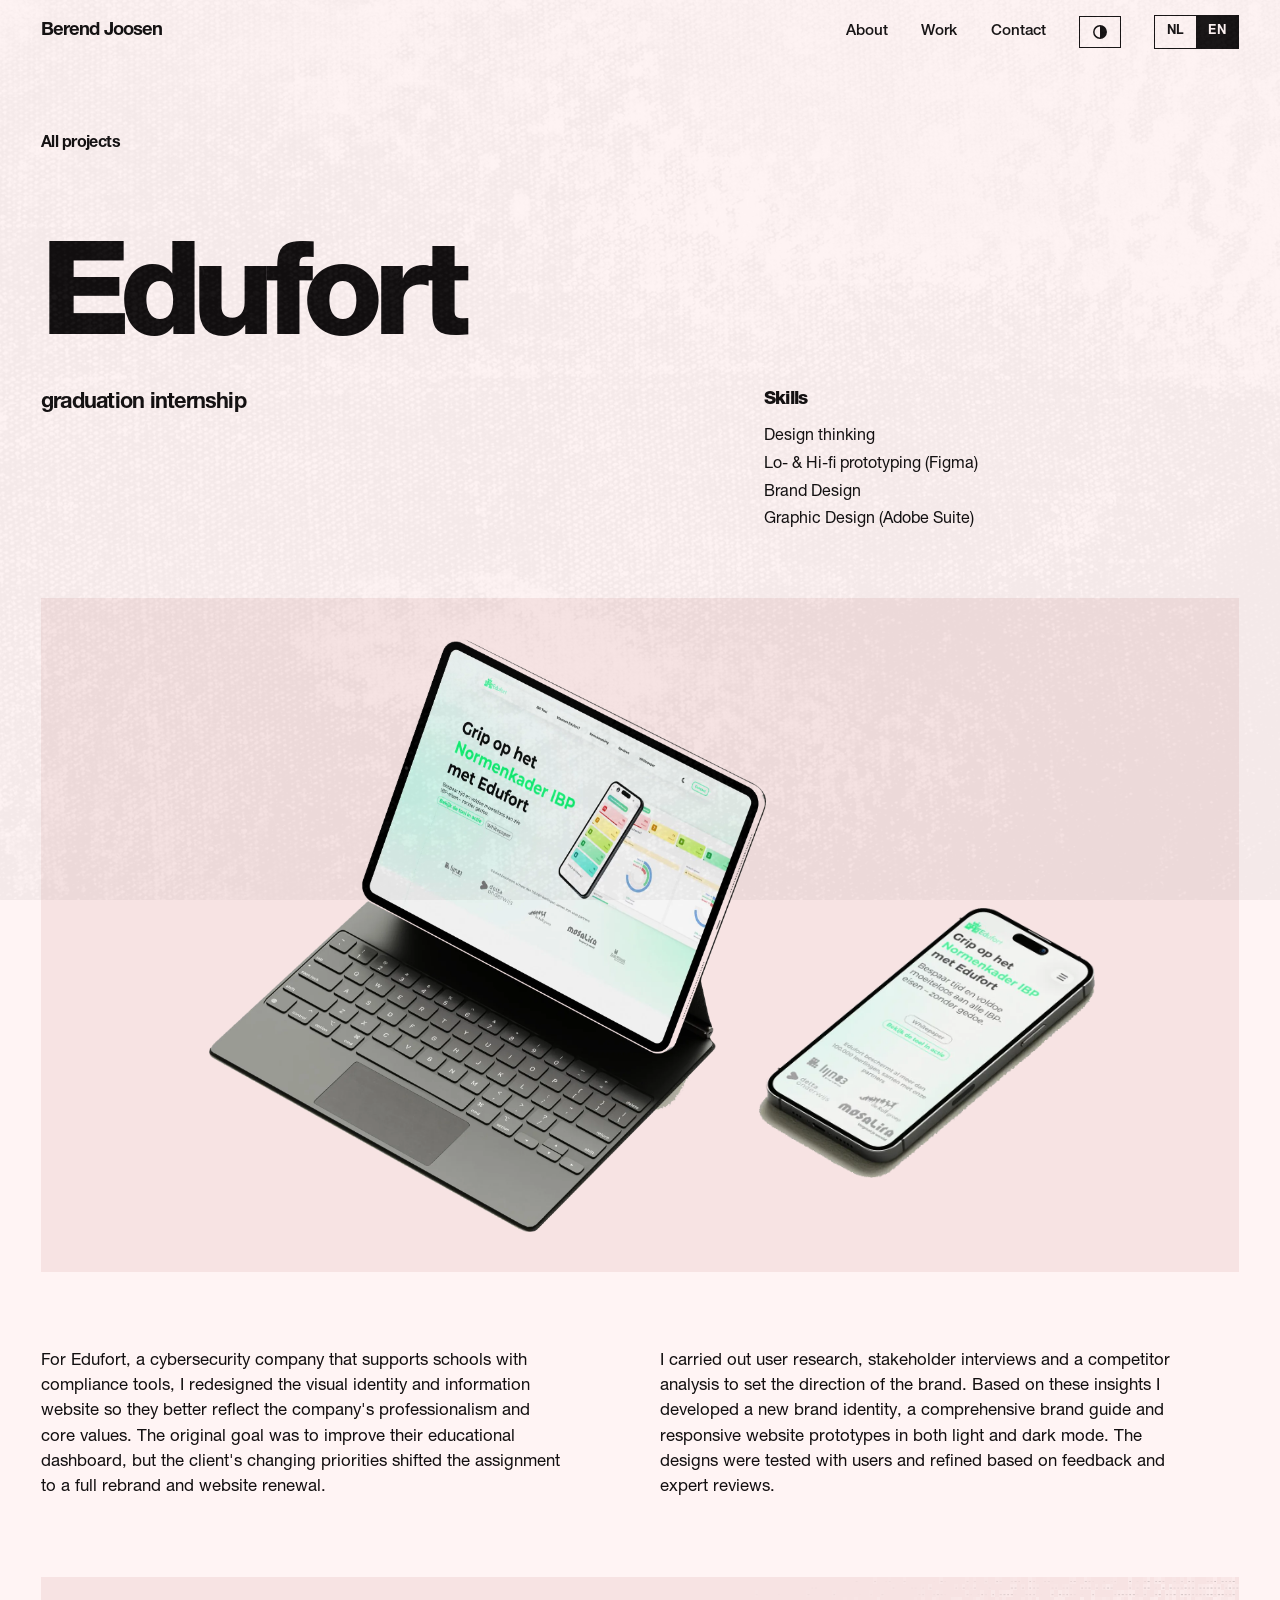
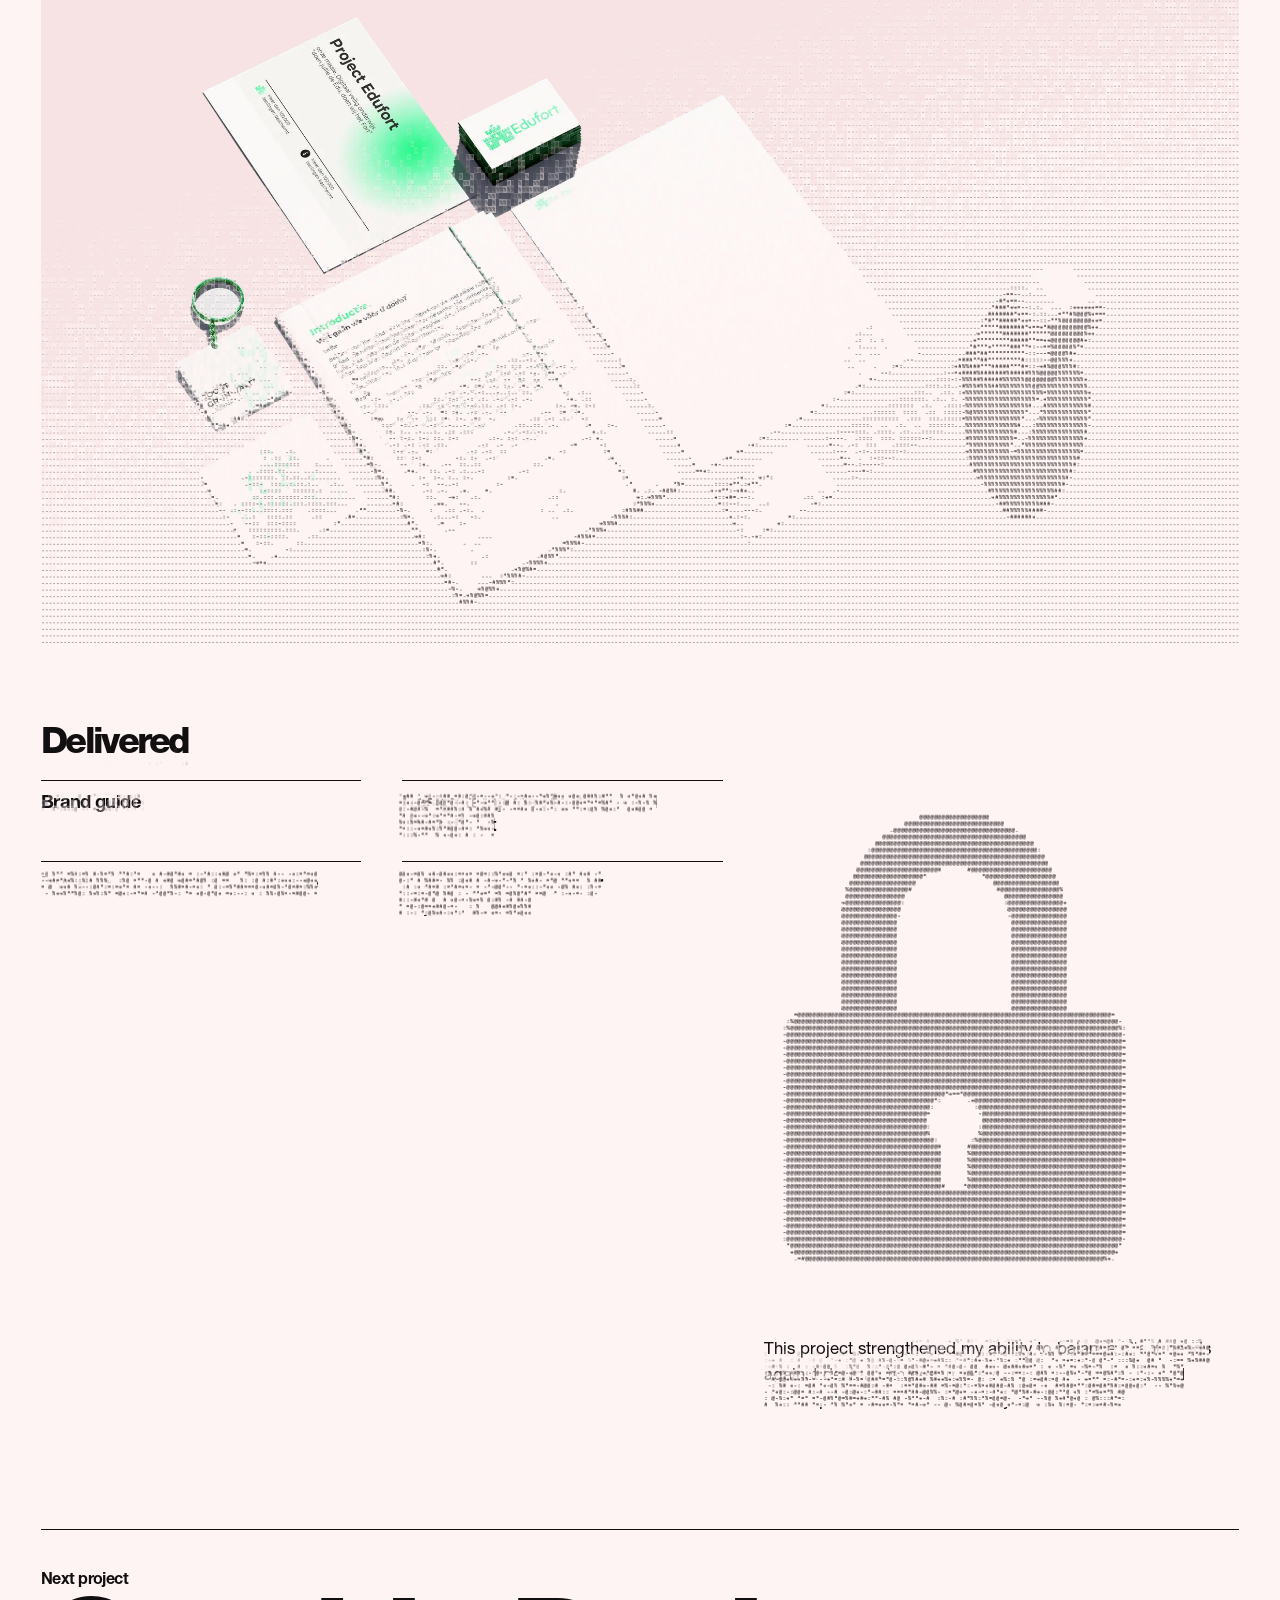
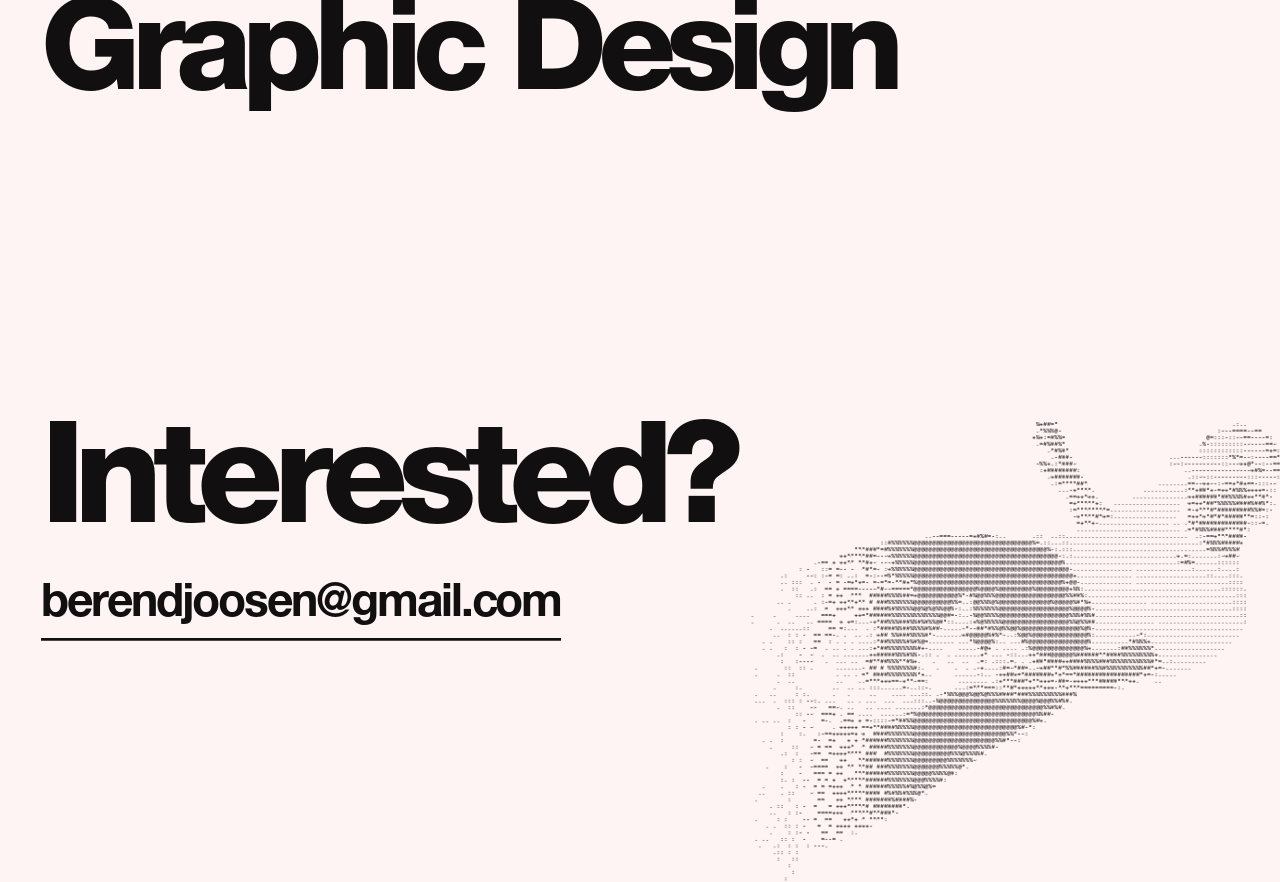
<file: projects/edufort.html>
<!doctype html>
<html lang="nl">
<head>
  <meta charset="utf-8">
  <meta name="viewport" content="width=device-width, initial-scale=1">
  <title>Edufort | Berend Joosen</title>
  <meta name="description" content="Afstudeerstage bij Edufort: een nieuwe merkidentiteit, brand guide en website voor een cybersecuritybedrijf dat scholen ondersteunt.">
  <meta name="theme-color" content="#fff4f4">
  <link rel="preload" href="../assets/fonts/helvetica-neue-heavy.woff2" as="font" type="font/woff2" crossorigin>
  <link rel="icon" href="../assets/favicon.svg" type="image/svg+xml">
  <meta property="og:type" content="website">
  <meta property="og:site_name" content="Berend Joosen">
  <meta property="og:title" content="Edufort | Berend Joosen">
  <meta property="og:description" content="Afstudeerstage bij Edufort: een nieuwe merkidentiteit, brand guide en website voor een cybersecuritybedrijf dat scholen ondersteunt.">
  <meta property="og:url" content="https://berendjo.github.io/projects/edufort.html">
  <meta property="og:image" content="https://berendjo.github.io/assets/img/og.jpg">
  <meta property="og:image:width" content="1200">
  <meta property="og:image:height" content="630">
  <meta name="twitter:card" content="summary_large_image">
  <script>document.documentElement.classList.add("js");try{var t=localStorage.getItem("theme");if(t==="dark"||t==="light")document.documentElement.dataset.theme=t}catch(e){}</script>
  <link rel="stylesheet" href="../css/styles.css">
</head>
<body>
  <a class="skip-link" href="#content" data-i18n="skipProject">Naar de inhoud</a>

  <header class="site-header">
    <a class="brand" href="../index.html" aria-label="Berend Joosen, naar de homepage" data-i18n-aria="brandHomeAria">Berend Joosen</a>
    <nav class="nav" aria-label="Hoofdmenu" data-i18n-aria="navAria">
      <a href="../index.html#over" data-i18n="navAbout">Over</a>
      <a href="../index.html#werk" data-i18n="navWork">Werk</a>
      <a href="#contact" data-i18n="navContact">Contact</a>
      <button class="theme-toggle" type="button" aria-pressed="false" aria-label="Donkere modus" data-i18n-aria="themeAria">
          <svg viewBox="0 0 24 24" width="18" height="18" aria-hidden="true"><circle cx="12" cy="12" r="8.25" fill="none" stroke="currentColor" stroke-width="2"/><path d="M12 3.75a8.25 8.25 0 0 1 0 16.5z" fill="currentColor"/></svg>
        </button>
        <div class="lang" role="group" aria-label="Taal" data-i18n-aria="langAria">
        <button type="button" data-lang="nl" aria-pressed="true">NL</button>
        <button type="button" data-lang="en" aria-pressed="false">EN</button>
      </div>
    </nav>
  </header>

  <main id="content">
    <section class="p-head" aria-labelledby="p-title">
      <a class="p-back" href="../index.html#werk" data-i18n="back">Alle projecten</a>
      <h1 id="p-title" class="p-title">Edufort</h1>
      <div class="p-head-row">
        <p class="p-kind" data-i18n="t12">afstudeerstage</p>
        <div class="p-skills">
          <h2 class="p-skills-h" data-i18n="skills">Vaardigheden</h2>
          <ul><li>Design thinking</li><li>Lo- &amp; Hi-fi prototyping (Figma)</li><li>Brand Design</li><li>Graphic Design (Adobe Suite)</li></ul>
        </div>
      </div>
    </section>

    <div class="p-body">
      <div class="p-block reveal " style="--c:1 / -1;--a:start"><div class="p-panel tinted devices"><img src="../assets/img/edufort-devices.webp" alt="Edufort website op een iPad met toetsenbord" data-i18n-alt="t1" width="1691" height="1800" loading="lazy" decoding="async"><img class="small" src="../assets/img/edufort-phone.webp" alt="Edufort website op een telefoon" data-i18n-alt="t2" width="794" height="637" loading="lazy" decoding="async"></div></div>
      <div class="p-block reveal " style="--c:1 / 7;--a:start"><div class="p-text"><p data-i18n="t3">Voor Edufort, een cybersecuritybedrijf dat scholen ondersteunt met compliance-tools, heb ik de visuele identiteit en informatieve website opnieuw ontworpen, zodat deze de professionaliteit en kernwaarden van het bedrijf beter weerspiegelen. Hoewel het oorspronkelijke doel gericht was op het verbeteren van hun educatieve dashboard, zorgden veranderende prioriteiten van de klant ervoor dat de opdracht verschoof naar een volledige rebranding en vernieuwing van de website.</p></div></div>
      <div class="p-block reveal " style="--c:7 / 13;--a:start"><div class="p-text"><p data-i18n="t4">Ik heb gebruikersonderzoek, interviews met belanghebbenden en een concurrentieanalyse uitgevoerd om de richting van het merk te bepalen. Op basis van deze inzichten ontwikkelde ik een nieuwe merkidentiteit, een uitgebreide brand guide en responsieve websiteprototypes in zowel een lichte als donkere modus. De ontwerpen werden met gebruikers getest en verfijnd op basis van feedback en beoordelingen van experts.</p></div></div>
      <div class="p-block reveal " style="--c:1 / -1;--a:start"><div class="p-panel tinted solo"><img src="../assets/img/edufort-stationery.webp" alt="Edufort huisstijl op briefpapier, visitekaartjes en tape" data-i18n-alt="t5" width="1800" height="1148" loading="lazy" decoding="async"></div></div>
      <div class="p-block reveal " style="--c:1 / 8;--a:start"><h2 class="p-h" data-i18n="t10">Opgeleverd</h2><ul class="p-terms"><li><span data-i18n="t6">Brand guide</span></li><li><span data-i18n="t7">Ontwerpsjablonen voor Word en PowerPoint</span></li><li><span data-i18n="t8">Ontwikkelaarsklaar Figma-prototype</span></li><li><span data-i18n="t9">Duidelijke documentatie voor de implementatie</span></li></ul></div>
      <div class="p-block reveal" style="--c:8 / 13;--a:start"><div class="lock" data-ascii-lock data-src="../assets/img/lock.png" aria-hidden="true"><canvas class="lock-static"></canvas><canvas class="lock-live"></canvas><noscript><img src="../assets/img/ascii/lock.webp" alt="" width="760" height="1068"></noscript></div></div>
      <div class="p-block reveal " style="--c:8 / 13;--a:end"><div class="p-text"><p data-i18n="t11">Dit project heeft mijn vermogen versterkt om de behoeften van de klant af te wegen tegen ontwerpkeuzes, weloverwogen beslissingen te nemen en professionele, direct implementeerbare resultaten op te leveren.</p></div></div>
    </div>

    <section class="p-next" aria-labelledby="next-h">
      <a class="p-next-link" href="graphic-design.html">
        <span id="next-h" class="p-next-label" data-i18n="next">Volgend project</span>
        <span class="p-next-name">Graphic Design</span>
      </a>
    </section>

    <section class="p-contact" id="contact" aria-labelledby="contact-h">
      <div class="p-contact-stage">
        <div class="corner-figure" data-ascii-figure data-src="../assets/img/fall.webp" aria-hidden="true"><canvas></canvas><noscript><img src="../assets/img/ascii/figure.webp" alt="" width="1126" height="922"></noscript></div>
        <div class="p-contact-copy">
          <h2 id="contact-h" class="p-contact-title" data-i18n="contactTitle">Interesse?</h2>
      <a class="p-contact-mail" href="mailto:berendjoosen@gmail.com">berendjoosen@gmail.com</a>
        </div>
      </div>
    </section>
  </main>

  <script>window.PAGE_COPY={"nl": {"title": "Edufort | Berend Joosen", "t1": "Edufort website op een iPad met toetsenbord", "t2": "Edufort website op een telefoon", "t3": "Voor Edufort, een cybersecuritybedrijf dat scholen ondersteunt met compliance-tools, heb ik de visuele identiteit en informatieve website opnieuw ontworpen, zodat deze de professionaliteit en kernwaarden van het bedrijf beter weerspiegelen. Hoewel het oorspronkelijke doel gericht was op het verbeteren van hun educatieve dashboard, zorgden veranderende prioriteiten van de klant ervoor dat de opdracht verschoof naar een volledige rebranding en vernieuwing van de website.", "t4": "Ik heb gebruikersonderzoek, interviews met belanghebbenden en een concurrentieanalyse uitgevoerd om de richting van het merk te bepalen. Op basis van deze inzichten ontwikkelde ik een nieuwe merkidentiteit, een uitgebreide brand guide en responsieve websiteprototypes in zowel een lichte als donkere modus. De ontwerpen werden met gebruikers getest en verfijnd op basis van feedback en beoordelingen van experts.", "t5": "Edufort huisstijl op briefpapier, visitekaartjes en tape", "t6": "Brand guide", "t7": "Ontwerpsjablonen voor Word en PowerPoint", "t8": "Ontwikkelaarsklaar Figma-prototype", "t9": "Duidelijke documentatie voor de implementatie", "t10": "Opgeleverd", "t11": "Dit project heeft mijn vermogen versterkt om de behoeften van de klant af te wegen tegen ontwerpkeuzes, weloverwogen beslissingen te nemen en professionele, direct implementeerbare resultaten op te leveren.", "t12": "afstudeerstage"}, "en": {"title": "Edufort | Berend Joosen", "t1": "Edufort website on an iPad with a keyboard", "t2": "Edufort website on a phone", "t3": "For Edufort, a cybersecurity company that supports schools with compliance tools, I redesigned the visual identity and information website so they better reflect the company's professionalism and core values. The original goal was to improve their educational dashboard, but the client's changing priorities shifted the assignment to a full rebrand and website renewal.", "t4": "I carried out user research, stakeholder interviews and a competitor analysis to set the direction of the brand. Based on these insights I developed a new brand identity, a comprehensive brand guide and responsive website prototypes in both light and dark mode. The designs were tested with users and refined based on feedback and expert reviews.", "t5": "Edufort branding on letterhead, business cards and tape", "t6": "Brand guide", "t7": "Design templates for Word and PowerPoint", "t8": "Developer-ready Figma prototype", "t9": "Clear documentation for implementation", "t10": "Delivered", "t11": "This project strengthened my ability to balance client needs against design choices, make considered decisions and deliver professional, immediately usable results.", "t12": "graduation internship"}};</script>
  <script src="../js/main.js"></script>
  <script src="../js/ascii-lib.js"></script>
  <script src="../js/ascii-reveal.js"></script>
  <script src="../js/ascii-rain.js"></script>
  <script src="../js/ascii-lock.js"></script>
  <script src="../js/ascii-figure.js"></script>
</body>
</html>
</file>
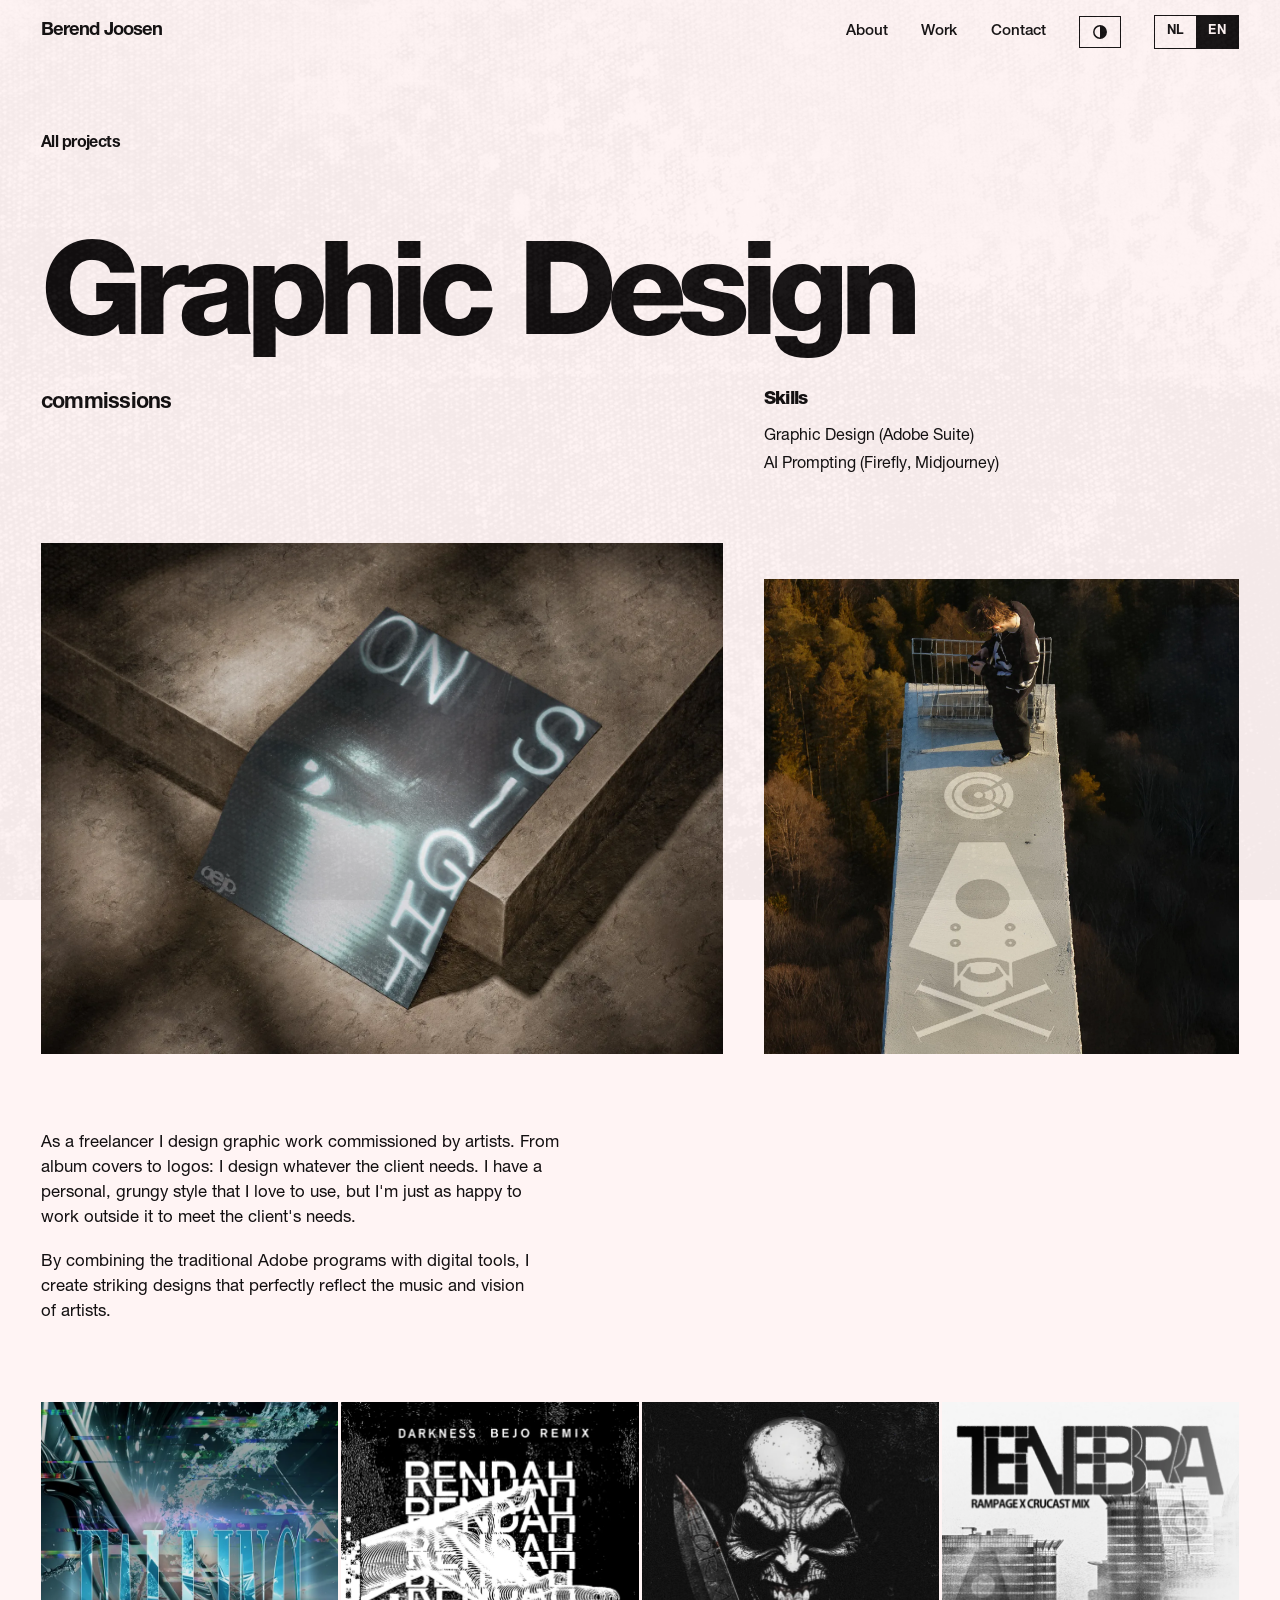
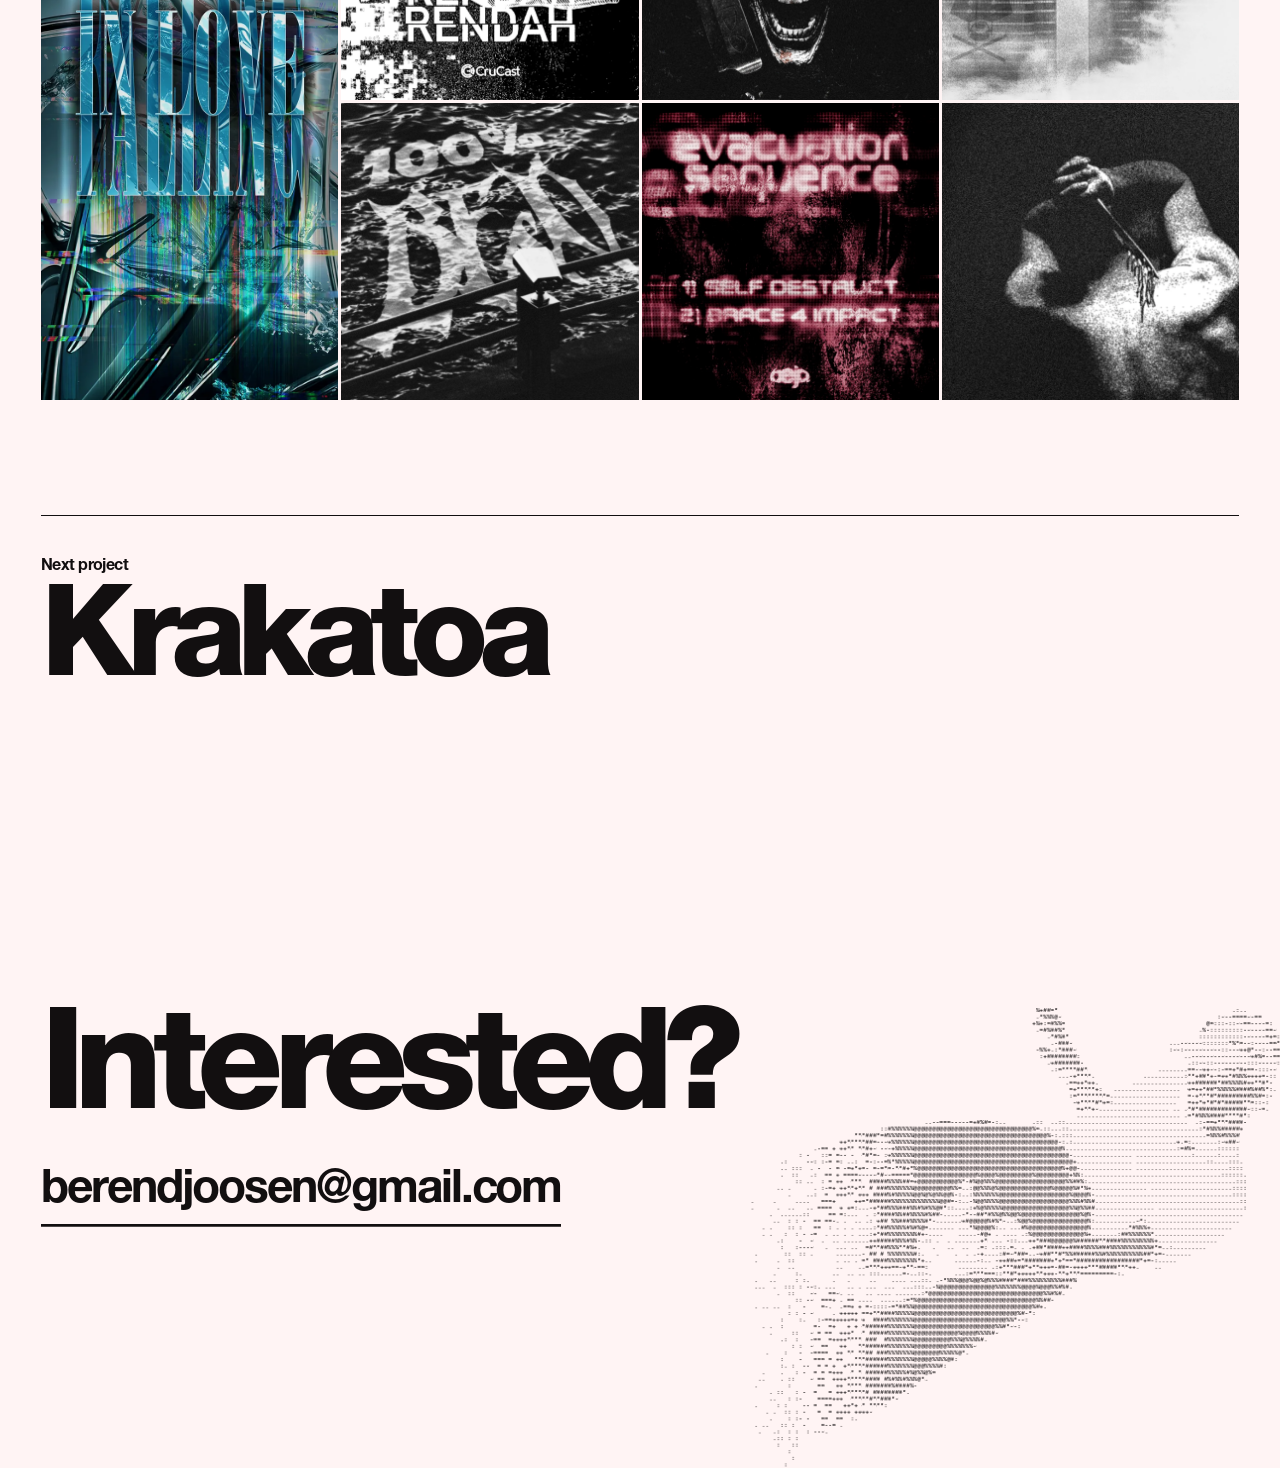
<file: projects/graphic-design.html>
<!doctype html>
<html lang="nl">
<head>
  <meta charset="utf-8">
  <meta name="viewport" content="width=device-width, initial-scale=1">
  <title>Graphic Design commissies | Berend Joosen</title>
  <meta name="description" content="Commissies voor artiesten: albumcovers, logo&#x27;s en artwork in een persoonlijke, grungy stijl.">
  <meta name="theme-color" content="#fff4f4">
  <link rel="preload" href="../assets/fonts/helvetica-neue-heavy.woff2" as="font" type="font/woff2" crossorigin>
  <link rel="icon" href="../assets/favicon.svg" type="image/svg+xml">
  <meta property="og:type" content="website">
  <meta property="og:site_name" content="Berend Joosen">
  <meta property="og:title" content="Graphic Design commissies | Berend Joosen">
  <meta property="og:description" content="Commissies voor artiesten: albumcovers, logo&#x27;s en artwork in een persoonlijke, grungy stijl.">
  <meta property="og:url" content="https://berendjo.github.io/projects/graphic-design.html">
  <meta property="og:image" content="https://berendjo.github.io/assets/img/og.jpg">
  <meta property="og:image:width" content="1200">
  <meta property="og:image:height" content="630">
  <meta name="twitter:card" content="summary_large_image">
  <script>document.documentElement.classList.add("js");try{var t=localStorage.getItem("theme");if(t==="dark"||t==="light")document.documentElement.dataset.theme=t}catch(e){}</script>
  <link rel="stylesheet" href="../css/styles.css">
</head>
<body>
  <a class="skip-link" href="#content" data-i18n="skipProject">Naar de inhoud</a>

  <header class="site-header">
    <a class="brand" href="../index.html" aria-label="Berend Joosen, naar de homepage" data-i18n-aria="brandHomeAria">Berend Joosen</a>
    <nav class="nav" aria-label="Hoofdmenu" data-i18n-aria="navAria">
      <a href="../index.html#over" data-i18n="navAbout">Over</a>
      <a href="../index.html#werk" data-i18n="navWork">Werk</a>
      <a href="#contact" data-i18n="navContact">Contact</a>
      <button class="theme-toggle" type="button" aria-pressed="false" aria-label="Donkere modus" data-i18n-aria="themeAria">
          <svg viewBox="0 0 24 24" width="18" height="18" aria-hidden="true"><circle cx="12" cy="12" r="8.25" fill="none" stroke="currentColor" stroke-width="2"/><path d="M12 3.75a8.25 8.25 0 0 1 0 16.5z" fill="currentColor"/></svg>
        </button>
        <div class="lang" role="group" aria-label="Taal" data-i18n-aria="langAria">
        <button type="button" data-lang="nl" aria-pressed="true">NL</button>
        <button type="button" data-lang="en" aria-pressed="false">EN</button>
      </div>
    </nav>
  </header>

  <main id="content">
    <section class="p-head" aria-labelledby="p-title">
      <a class="p-back" href="../index.html#werk" data-i18n="back">Alle projecten</a>
      <h1 id="p-title" class="p-title">Graphic Design</h1>
      <div class="p-head-row">
        <p class="p-kind" data-i18n="t12">commissies</p>
        <div class="p-skills">
          <h2 class="p-skills-h" data-i18n="skills">Vaardigheden</h2>
          <ul><li>Graphic Design (Adobe Suite)</li><li>AI Prompting (Firefly, Midjourney)</li></ul>
        </div>
      </div>
    </section>

    <div class="p-body">
      <div class="p-block reveal " style="--c:1 / 8;--a:start"><div class="p-photo"><img src="../assets/img/comm-on-sight.webp" alt="Poster met de tekst On Sight op een houten balk" data-i18n-alt="t1" width="1600" height="1200" loading="lazy" decoding="async"></div></div>
      <div class="p-block reveal " style="--c:8 / 13;--a:end"><div class="p-photo"><img src="../assets/img/comm-tower.webp" alt="Persoon op een toren met een logo op het dak" data-i18n-alt="t2" width="1600" height="1600" loading="lazy" decoding="async"></div></div>
      <div class="p-block reveal " style="--c:1 / 7;--a:start"><div class="p-text"><p data-i18n="t3">Als ZZP&#x27;er ontwerp ik grafisch werk in opdracht voor artiesten. Van albumcovers tot logo&#x27;s: ik ontwerp alles wat de klant nodig heeft. Ik heb een persoonlijke, grungy stijl die ik graag gebruik, maar ik werk ook met alle plezier buiten deze stijl om aan de behoeften van de klant te voldoen.</p><p data-i18n="t4">Door een combinatie van de traditionele Adobe-programma&#x27;s en digitale tools te gebruiken, creëer ik opvallende ontwerpen die de muziek en visie van artiesten perfect weerspiegelen.</p></div></div>
      <div class="p-block reveal " style="--c:1 / -1;--a:start"><div class="p-covers"><img class="tall" src="../assets/img/comm-atlantis.webp" alt="Albumcover met glazen, vloeibare letters" data-i18n-alt="t5" width="990" height="1400" loading="lazy" decoding="async"><img src="../assets/img/comm-rendah.webp" alt="Cover van Darkness (BEJO Remix) met de tekst Rendah" data-i18n-alt="t6" width="1200" height="1200" loading="lazy" decoding="async"><img src="../assets/img/comm-skull.webp" alt="Cover met een schedel en een mes" data-i18n-alt="t7" width="1200" height="1200" loading="lazy" decoding="async"><img src="../assets/img/comm-tenebra.webp" alt="Cover van Tenebra, Rampage x Crucast Mix" data-i18n-alt="t8" width="1200" height="1200" loading="lazy" decoding="async"><img src="../assets/img/comm-100.webp" alt="Cover met de tekst 100% Beat boven water" data-i18n-alt="t9" width="1200" height="1200" loading="lazy" decoding="async"><img src="../assets/img/comm-evacuation.webp" alt="Cover met de tekst Evacuation Sequence" data-i18n-alt="t10" width="1200" height="1200" loading="lazy" decoding="async"><img src="../assets/img/comm-hand.webp" alt="Zwart-wit cover met een hand en een naald" data-i18n-alt="t11" width="1200" height="1200" loading="lazy" decoding="async"></div></div>
    </div>

    <section class="p-next" aria-labelledby="next-h">
      <a class="p-next-link" href="krakatoa.html">
        <span id="next-h" class="p-next-label" data-i18n="next">Volgend project</span>
        <span class="p-next-name">Krakatoa</span>
      </a>
    </section>

    <section class="p-contact" id="contact" aria-labelledby="contact-h">
      <div class="p-contact-stage">
        <div class="corner-figure" data-ascii-figure data-src="../assets/img/fall.webp" aria-hidden="true"><canvas></canvas><noscript><img src="../assets/img/ascii/figure.webp" alt="" width="1126" height="922"></noscript></div>
        <div class="p-contact-copy">
          <h2 id="contact-h" class="p-contact-title" data-i18n="contactTitle">Interesse?</h2>
      <a class="p-contact-mail" href="mailto:berendjoosen@gmail.com">berendjoosen@gmail.com</a>
        </div>
      </div>
    </section>
  </main>

  <script>window.PAGE_COPY={"nl": {"title": "Graphic Design commissies | Berend Joosen", "t1": "Poster met de tekst On Sight op een houten balk", "t2": "Persoon op een toren met een logo op het dak", "t3": "Als ZZP'er ontwerp ik grafisch werk in opdracht voor artiesten. Van albumcovers tot logo's: ik ontwerp alles wat de klant nodig heeft. Ik heb een persoonlijke, grungy stijl die ik graag gebruik, maar ik werk ook met alle plezier buiten deze stijl om aan de behoeften van de klant te voldoen.", "t4": "Door een combinatie van de traditionele Adobe-programma's en digitale tools te gebruiken, creëer ik opvallende ontwerpen die de muziek en visie van artiesten perfect weerspiegelen.", "t5": "Albumcover met glazen, vloeibare letters", "t6": "Cover van Darkness (BEJO Remix) met de tekst Rendah", "t7": "Cover met een schedel en een mes", "t8": "Cover van Tenebra, Rampage x Crucast Mix", "t9": "Cover met de tekst 100% Beat boven water", "t10": "Cover met de tekst Evacuation Sequence", "t11": "Zwart-wit cover met een hand en een naald", "t12": "commissies"}, "en": {"title": "Graphic Design commissions | Berend Joosen", "t1": "On Sight poster resting on a wooden beam", "t2": "Person standing on a tower with a logo on the roof", "t3": "As a freelancer I design graphic work commissioned by artists. From album covers to logos: I design whatever the client needs. I have a personal, grungy style that I love to use, but I'm just as happy to work outside it to meet the client's needs.", "t4": "By combining the traditional Adobe programs with digital tools, I create striking designs that perfectly reflect the music and vision of artists.", "t5": "Album cover with glassy liquid lettering", "t6": "Cover of Darkness (BEJO Remix) with the word Rendah", "t7": "Cover with a skull and a knife", "t8": "Cover of Tenebra, Rampage x Crucast Mix", "t9": "Cover with the text 100% Beat above water", "t10": "Cover with the text Evacuation Sequence", "t11": "Black and white cover with a hand and a needle", "t12": "commissions"}};</script>
  <script src="../js/main.js"></script>
  <script src="../js/ascii-lib.js"></script>
  <script src="../js/ascii-reveal.js"></script>
  <script src="../js/ascii-rain.js"></script>
  <script src="../js/ascii-figure.js"></script>
</body>
</html>
</file>
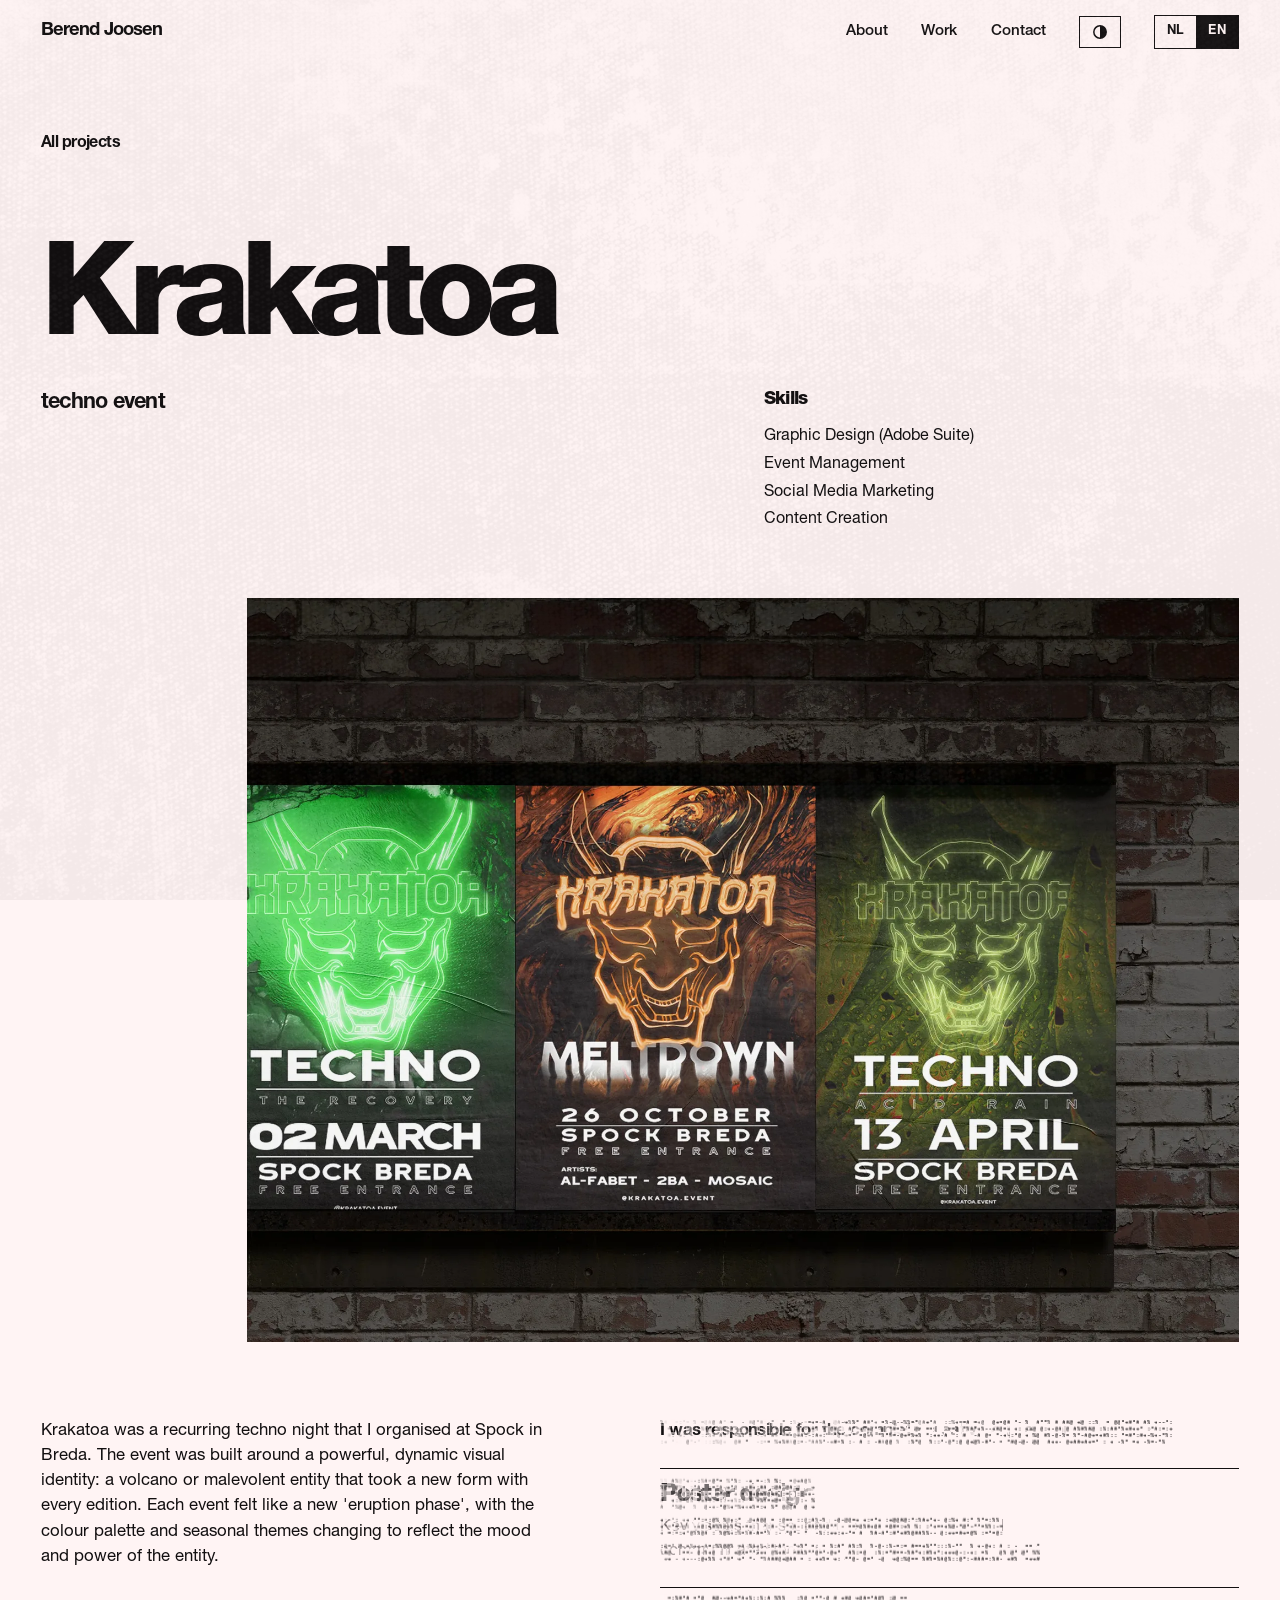
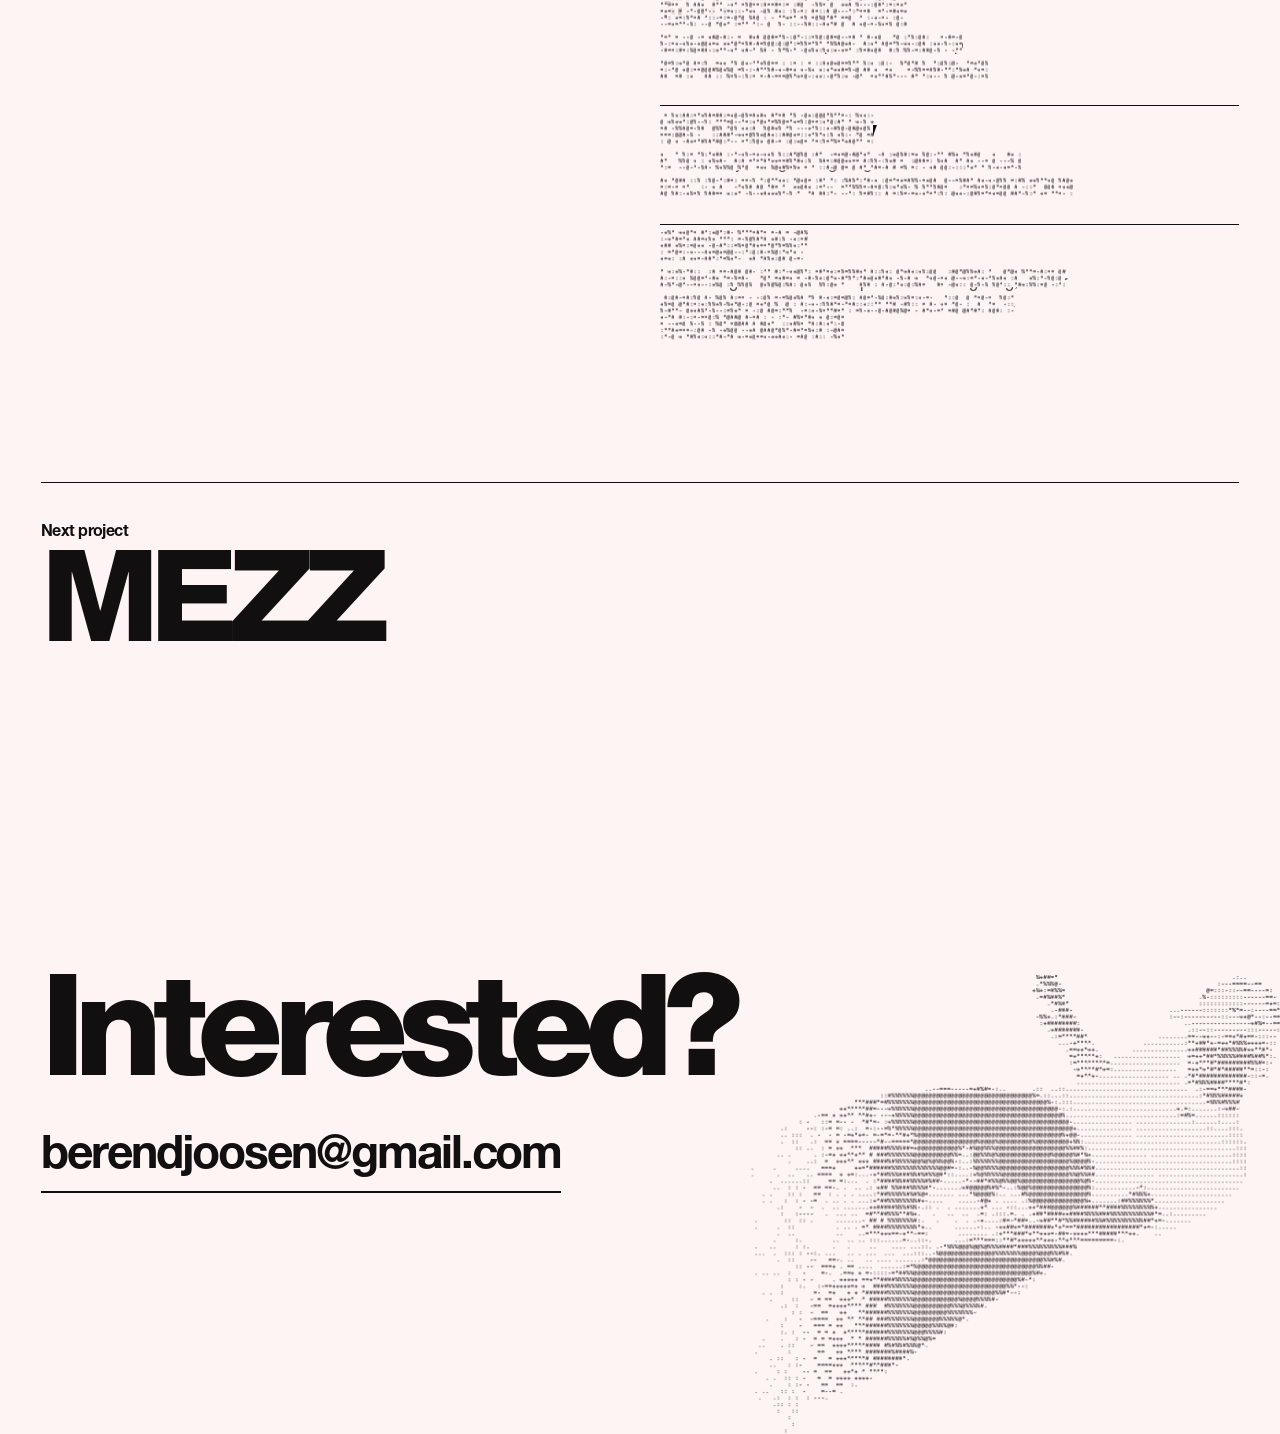
<file: projects/krakatoa.html>
<!doctype html>
<html lang="nl">
<head>
  <meta charset="utf-8">
  <meta name="viewport" content="width=device-width, initial-scale=1">
  <title>Krakatoa techno evenement | Berend Joosen</title>
  <meta name="description" content="Krakatoa: een terugkerende technonacht bij Spock in Breda met een visuele identiteit die elke editie van vorm veranderde.">
  <meta name="theme-color" content="#fff4f4">
  <link rel="preload" href="../assets/fonts/helvetica-neue-heavy.woff2" as="font" type="font/woff2" crossorigin>
  <link rel="icon" href="../assets/favicon.svg" type="image/svg+xml">
  <meta property="og:type" content="website">
  <meta property="og:site_name" content="Berend Joosen">
  <meta property="og:title" content="Krakatoa techno evenement | Berend Joosen">
  <meta property="og:description" content="Krakatoa: een terugkerende technonacht bij Spock in Breda met een visuele identiteit die elke editie van vorm veranderde.">
  <meta property="og:url" content="https://berendjo.github.io/projects/krakatoa.html">
  <meta property="og:image" content="https://berendjo.github.io/assets/img/og.jpg">
  <meta property="og:image:width" content="1200">
  <meta property="og:image:height" content="630">
  <meta name="twitter:card" content="summary_large_image">
  <script>document.documentElement.classList.add("js");try{var t=localStorage.getItem("theme");if(t==="dark"||t==="light")document.documentElement.dataset.theme=t}catch(e){}</script>
  <link rel="stylesheet" href="../css/styles.css">
</head>
<body>
  <a class="skip-link" href="#content" data-i18n="skipProject">Naar de inhoud</a>

  <header class="site-header">
    <a class="brand" href="../index.html" aria-label="Berend Joosen, naar de homepage" data-i18n-aria="brandHomeAria">Berend Joosen</a>
    <nav class="nav" aria-label="Hoofdmenu" data-i18n-aria="navAria">
      <a href="../index.html#over" data-i18n="navAbout">Over</a>
      <a href="../index.html#werk" data-i18n="navWork">Werk</a>
      <a href="#contact" data-i18n="navContact">Contact</a>
      <button class="theme-toggle" type="button" aria-pressed="false" aria-label="Donkere modus" data-i18n-aria="themeAria">
          <svg viewBox="0 0 24 24" width="18" height="18" aria-hidden="true"><circle cx="12" cy="12" r="8.25" fill="none" stroke="currentColor" stroke-width="2"/><path d="M12 3.75a8.25 8.25 0 0 1 0 16.5z" fill="currentColor"/></svg>
        </button>
        <div class="lang" role="group" aria-label="Taal" data-i18n-aria="langAria">
        <button type="button" data-lang="nl" aria-pressed="true">NL</button>
        <button type="button" data-lang="en" aria-pressed="false">EN</button>
      </div>
    </nav>
  </header>

  <main id="content">
    <section class="p-head" aria-labelledby="p-title">
      <a class="p-back" href="../index.html#werk" data-i18n="back">Alle projecten</a>
      <h1 id="p-title" class="p-title">Krakatoa</h1>
      <div class="p-head-row">
        <p class="p-kind" data-i18n="t12">techno evenement</p>
        <div class="p-skills">
          <h2 class="p-skills-h" data-i18n="skills">Vaardigheden</h2>
          <ul><li>Graphic Design (Adobe Suite)</li><li>Event Management</li><li>Social Media Marketing</li><li>Content Creation</li></ul>
        </div>
      </div>
    </section>

    <div class="p-body">
      <div class="p-block reveal " style="--c:3 / 13;--a:start"><div class="p-photo"><img src="../assets/img/krakatoa-posters.webp" alt="Drie Krakatoa posters met een groene en oranje vulkaanentiteit, op een bakstenen muur" data-i18n-alt="t1" width="1800" height="1350" loading="lazy" decoding="async"></div></div>
      <div class="p-block reveal " style="--c:1 / 7;--a:start"><div class="p-text"><p data-i18n="t2">Krakatoa was een terugkerende technonacht die ik organiseerde bij Spock in Breda. Het evenement was opgebouwd rond een krachtige, dynamische visuele identiteit: een vulkaan of kwaadaardige entiteit die bij elke editie een nieuwe vorm aannam. Elk evenement voelde als een nieuwe &#x27;uitbarstingsfase&#x27;, waarbij het kleurenpalet en de seizoensgebonden thema&#x27;s veranderden om de stemming en kracht van de entiteit weer te geven.</p></div></div>
      <div class="p-block reveal " style="--c:7 / 13;--a:end"><p class="p-lead" data-i18n="t11">Ik was verantwoordelijk voor de volledige creatieve uiting van het evenement:</p><dl class="p-terms-dl"><div class="p-term"><dt><span data-i18n="t3">Posterontwerp</span></dt><dd><span data-i18n="t4">Key visuals die het Krakatoa-merk vormgaven en het huidige seizoen of de uitbarstingsfase communiceerden.</span></dd></div><div class="p-term"><dt><span data-i18n="t5">Socialmediagrafics</span></dt><dd><span data-i18n="t6">Consistente content voor promoties, line-upaankondigingen, stories en herinneringen aan het evenement.</span></dd></div><div class="p-term"><dt><span data-i18n="t7">Promotiestrategie</span></dt><dd><span data-i18n="t8">Visuele storytelling via digitale kanalen om verwachtingen op te bouwen en een herkenbare uitstraling voor de reeks te creëren.</span></dd></div><div class="p-term"><dt><span data-i18n="t9">Podiumontwerp</span></dt><dd><span data-i18n="t10">Het visuele concept op locatie vertalen naar verlichting, kleurenschema&#x27;s en sfeerelementen die aansloten bij het steeds veranderende vulkaanthema.</span></dd></div></dl></div>
    </div>

    <section class="p-next" aria-labelledby="next-h">
      <a class="p-next-link" href="mezz.html">
        <span id="next-h" class="p-next-label" data-i18n="next">Volgend project</span>
        <span class="p-next-name">MEZZ</span>
      </a>
    </section>

    <section class="p-contact" id="contact" aria-labelledby="contact-h">
      <div class="p-contact-stage">
        <div class="corner-figure" data-ascii-figure data-src="../assets/img/fall.webp" aria-hidden="true"><canvas></canvas><noscript><img src="../assets/img/ascii/figure.webp" alt="" width="1126" height="922"></noscript></div>
        <div class="p-contact-copy">
          <h2 id="contact-h" class="p-contact-title" data-i18n="contactTitle">Interesse?</h2>
      <a class="p-contact-mail" href="mailto:berendjoosen@gmail.com">berendjoosen@gmail.com</a>
        </div>
      </div>
    </section>
  </main>

  <script>window.PAGE_COPY={"nl": {"title": "Krakatoa techno evenement | Berend Joosen", "t1": "Drie Krakatoa posters met een groene en oranje vulkaanentiteit, op een bakstenen muur", "t2": "Krakatoa was een terugkerende technonacht die ik organiseerde bij Spock in Breda. Het evenement was opgebouwd rond een krachtige, dynamische visuele identiteit: een vulkaan of kwaadaardige entiteit die bij elke editie een nieuwe vorm aannam. Elk evenement voelde als een nieuwe 'uitbarstingsfase', waarbij het kleurenpalet en de seizoensgebonden thema's veranderden om de stemming en kracht van de entiteit weer te geven.", "t3": "Posterontwerp", "t4": "Key visuals die het Krakatoa-merk vormgaven en het huidige seizoen of de uitbarstingsfase communiceerden.", "t5": "Socialmediagrafics", "t6": "Consistente content voor promoties, line-upaankondigingen, stories en herinneringen aan het evenement.", "t7": "Promotiestrategie", "t8": "Visuele storytelling via digitale kanalen om verwachtingen op te bouwen en een herkenbare uitstraling voor de reeks te creëren.", "t9": "Podiumontwerp", "t10": "Het visuele concept op locatie vertalen naar verlichting, kleurenschema's en sfeerelementen die aansloten bij het steeds veranderende vulkaanthema.", "t11": "Ik was verantwoordelijk voor de volledige creatieve uiting van het evenement:", "t12": "techno evenement"}, "en": {"title": "Krakatoa techno event | Berend Joosen", "t1": "Three Krakatoa posters with a green and orange volcano entity on a brick wall", "t2": "Krakatoa was a recurring techno night that I organised at Spock in Breda. The event was built around a powerful, dynamic visual identity: a volcano or malevolent entity that took a new form with every edition. Each event felt like a new 'eruption phase', with the colour palette and seasonal themes changing to reflect the mood and power of the entity.", "t3": "Poster design", "t4": "Key visuals that shaped the Krakatoa brand and communicated the current season or eruption phase.", "t5": "Social media graphics", "t6": "Consistent content for promotions, line-up announcements, stories and event reminders.", "t7": "Promotion strategy", "t8": "Visual storytelling through digital channels to build anticipation and create a recognisable look for the series.", "t9": "Stage design", "t10": "Translating the visual concept on site into lighting, colour schemes and atmosphere that matched the ever-changing volcano theme.", "t11": "I was responsible for the complete creative expression of the event:", "t12": "techno event"}};</script>
  <script src="../js/main.js"></script>
  <script src="../js/ascii-lib.js"></script>
  <script src="../js/ascii-reveal.js"></script>
  <script src="../js/ascii-rain.js"></script>
  <script src="../js/ascii-figure.js"></script>
</body>
</html>
</file>
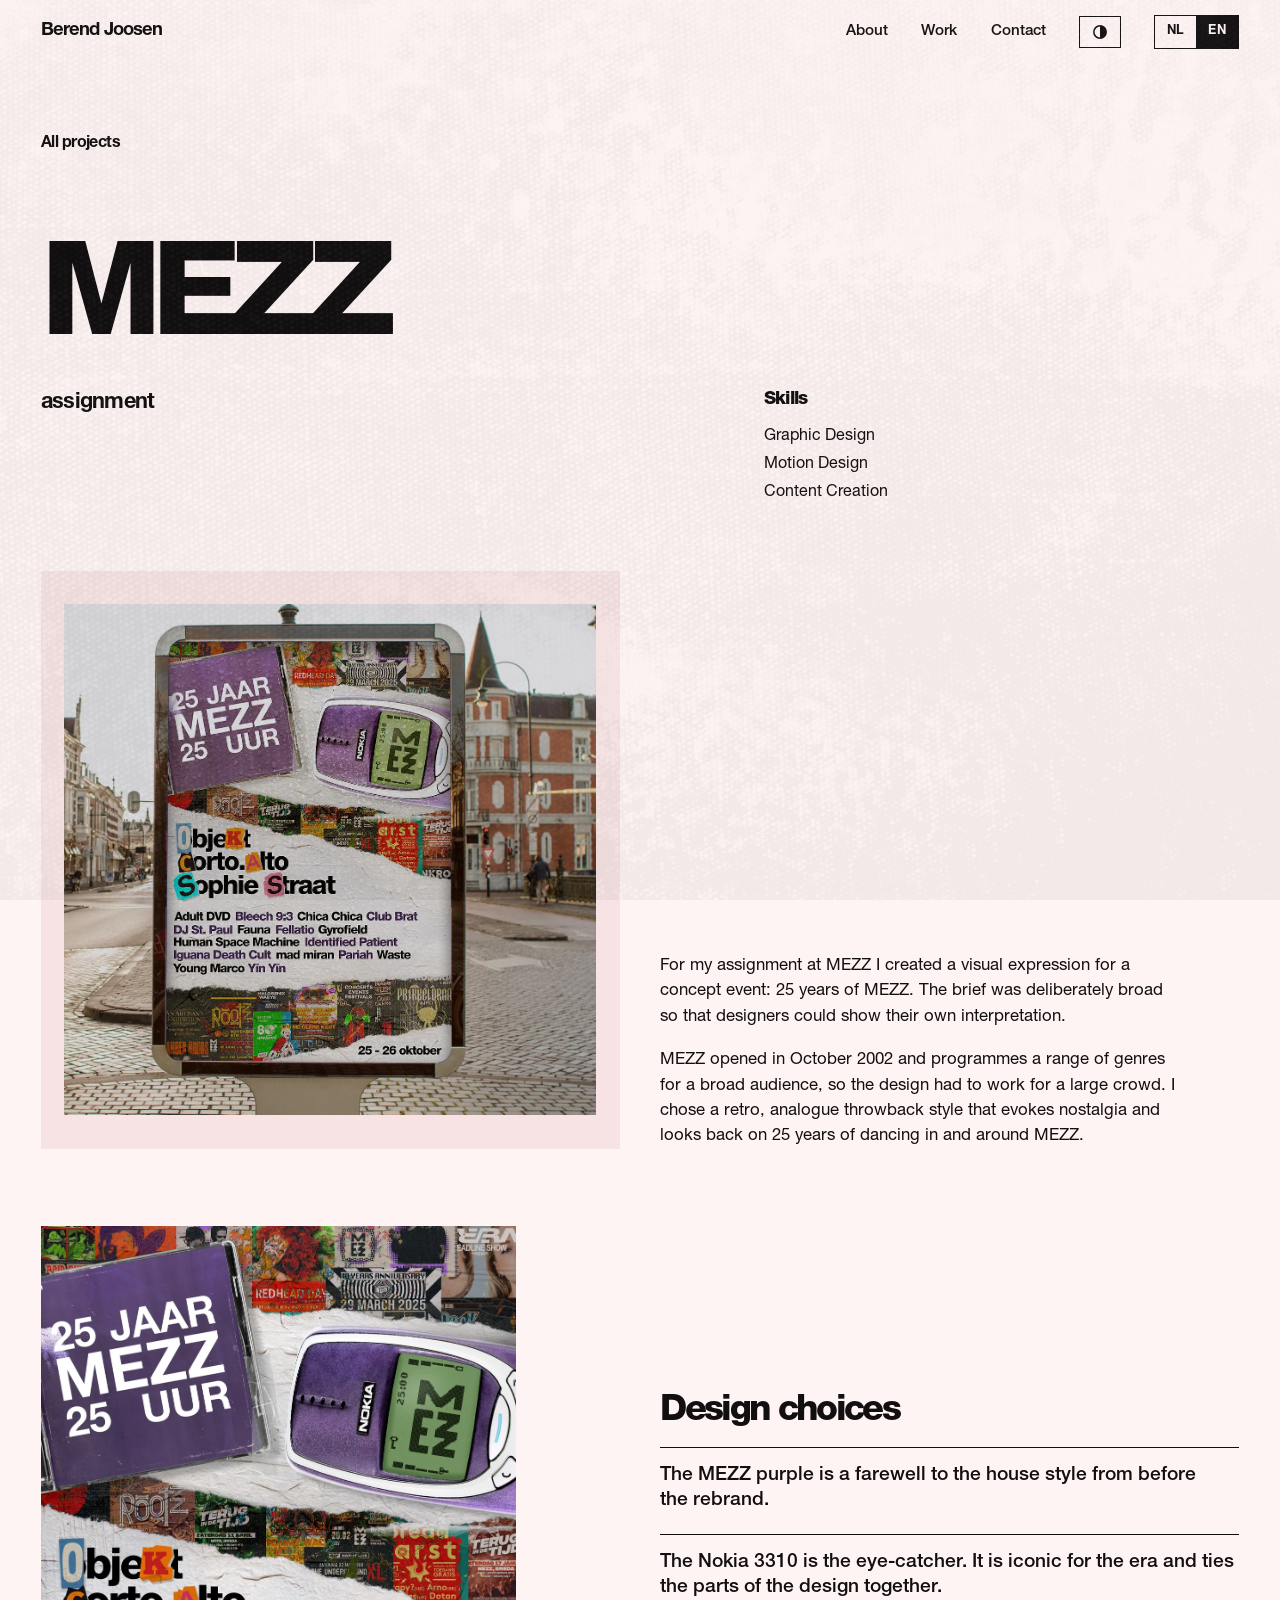
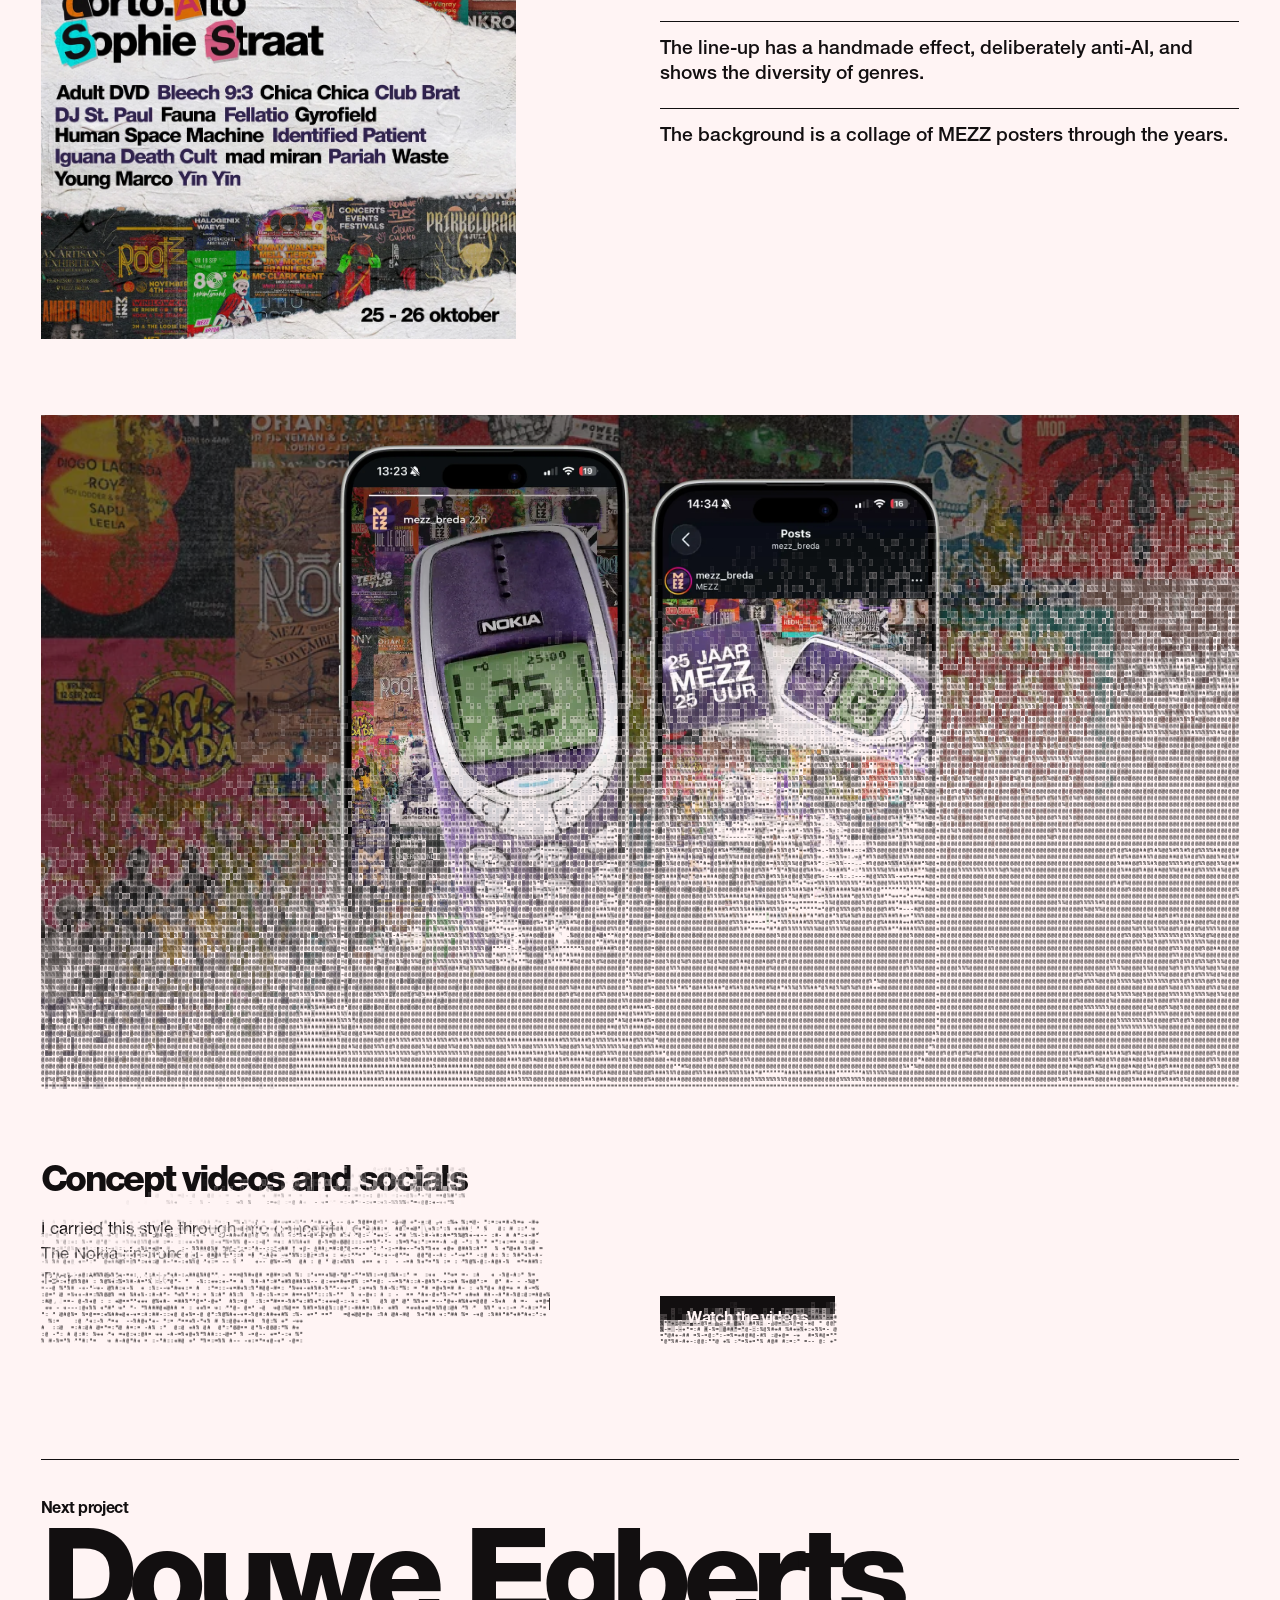
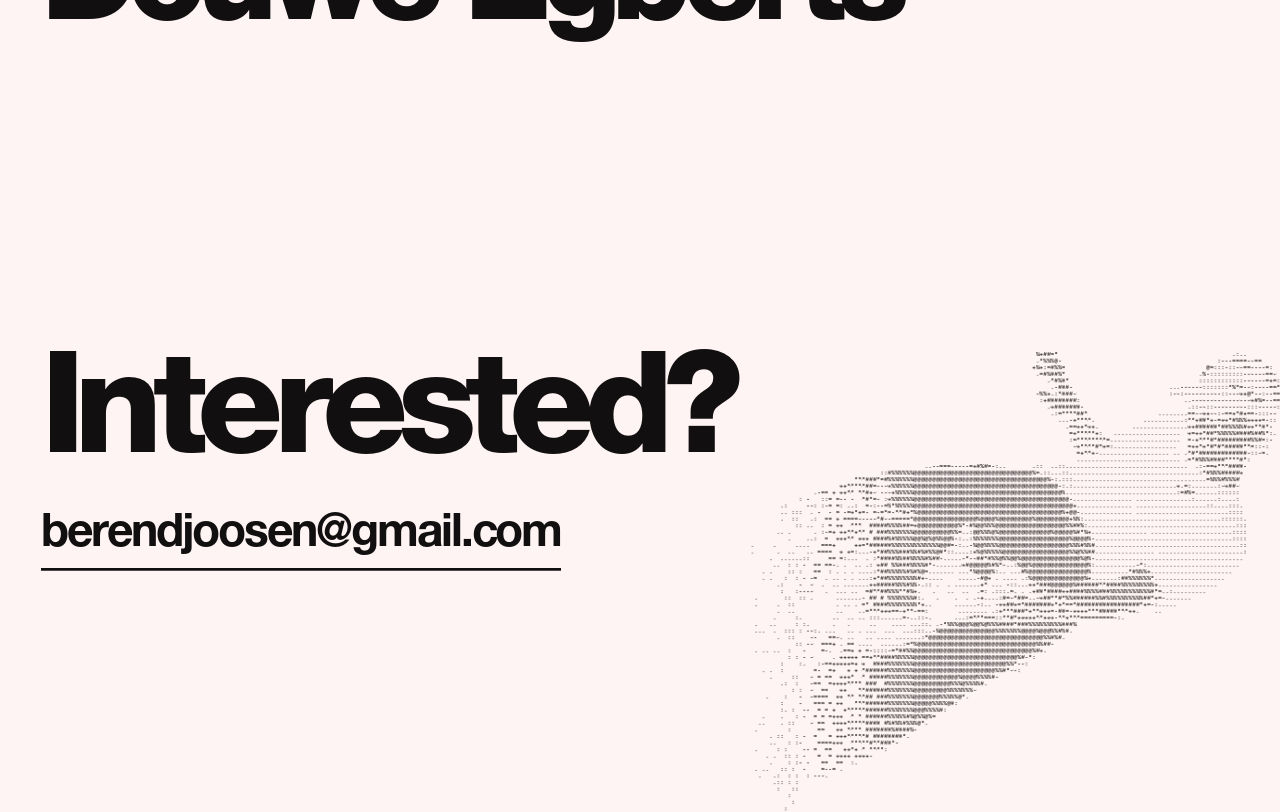
<file: projects/mezz.html>
<!doctype html>
<html lang="nl">
<head>
  <meta charset="utf-8">
  <meta name="viewport" content="width=device-width, initial-scale=1">
  <title>MEZZ opdracht | Berend Joosen</title>
  <meta name="description" content="Conceptuiting voor 25 jaar MEZZ: een retro, analoge throwback met de Nokia 3310, een handgemaakte line-up en conceptvideo&#x27;s voor de socials.">
  <meta name="theme-color" content="#fff4f4">
  <link rel="preload" href="../assets/fonts/helvetica-neue-heavy.woff2" as="font" type="font/woff2" crossorigin>
  <link rel="icon" href="../assets/favicon.svg" type="image/svg+xml">
  <meta property="og:type" content="website">
  <meta property="og:site_name" content="Berend Joosen">
  <meta property="og:title" content="MEZZ opdracht | Berend Joosen">
  <meta property="og:description" content="Conceptuiting voor 25 jaar MEZZ: een retro, analoge throwback met de Nokia 3310, een handgemaakte line-up en conceptvideo&#x27;s voor de socials.">
  <meta property="og:url" content="https://berendjo.github.io/projects/mezz.html">
  <meta property="og:image" content="https://berendjo.github.io/assets/img/og.jpg">
  <meta property="og:image:width" content="1200">
  <meta property="og:image:height" content="630">
  <meta name="twitter:card" content="summary_large_image">
  <script>document.documentElement.classList.add("js");try{var t=localStorage.getItem("theme");if(t==="dark"||t==="light")document.documentElement.dataset.theme=t}catch(e){}</script>
  <link rel="stylesheet" href="../css/styles.css">
</head>
<body>
  <a class="skip-link" href="#content" data-i18n="skipProject">Naar de inhoud</a>

  <header class="site-header">
    <a class="brand" href="../index.html" aria-label="Berend Joosen, naar de homepage" data-i18n-aria="brandHomeAria">Berend Joosen</a>
    <nav class="nav" aria-label="Hoofdmenu" data-i18n-aria="navAria">
      <a href="../index.html#over" data-i18n="navAbout">Over</a>
      <a href="../index.html#werk" data-i18n="navWork">Werk</a>
      <a href="#contact" data-i18n="navContact">Contact</a>
      <button class="theme-toggle" type="button" aria-pressed="false" aria-label="Donkere modus" data-i18n-aria="themeAria">
          <svg viewBox="0 0 24 24" width="18" height="18" aria-hidden="true"><circle cx="12" cy="12" r="8.25" fill="none" stroke="currentColor" stroke-width="2"/><path d="M12 3.75a8.25 8.25 0 0 1 0 16.5z" fill="currentColor"/></svg>
        </button>
        <div class="lang" role="group" aria-label="Taal" data-i18n-aria="langAria">
        <button type="button" data-lang="nl" aria-pressed="true">NL</button>
        <button type="button" data-lang="en" aria-pressed="false">EN</button>
      </div>
    </nav>
  </header>

  <main id="content">
    <section class="p-head" aria-labelledby="p-title">
      <a class="p-back" href="../index.html#werk" data-i18n="back">Alle projecten</a>
      <h1 id="p-title" class="p-title">MEZZ</h1>
      <div class="p-head-row">
        <p class="p-kind" data-i18n="t15">opdracht (concept)</p>
        <div class="p-skills">
          <h2 class="p-skills-h" data-i18n="skills">Vaardigheden</h2>
          <ul><li>Graphic Design</li><li>Motion Design</li><li>Content Creation</li></ul>
        </div>
      </div>
    </section>

    <div class="p-body">
      <div class="p-block reveal " style="--c:1 / 7;--a:start"><div class="p-panel tinted sq"><img src="../assets/img/mezz-street.webp" alt="Poster 25 jaar MEZZ op een reclamezuil in een straat" data-i18n-alt="t1" width="1237" height="1187" loading="lazy" decoding="async"></div></div>
      <div class="p-block reveal " style="--c:7 / 13;--a:end"><div class="p-text"><p data-i18n="t2">Voor mijn opdracht bij MEZZ maakte ik een visuele uiting voor een conceptevenement: 25 jaar MEZZ. De opdracht was bewust breed gehouden, zodat ontwerpers hun eigen interpretatie konden laten zien.</p><p data-i18n="t3">MEZZ opende in oktober 2002 en programmeert verschillende genres voor een brede doelgroep. Het ontwerp moest dus voor een groot publiek werken. Ik koos voor een retro, analoge throwback-stijl die nostalgie oproept en een terugblik geeft op 25 jaar dansen in en rondom MEZZ.</p></div></div>
      <div class="p-block reveal " style="--c:1 / 6;--a:start"><div class="p-photo"><img src="../assets/img/mezz-poster.webp" alt="Poster 25 jaar MEZZ met een Nokia 3310 en een handgemaakte line-up" data-i18n-alt="t8" width="1067" height="1600" loading="lazy" decoding="async"></div></div>
      <div class="p-block reveal " style="--c:7 / 13;--a:center"><h2 class="p-h" data-i18n="t9">Ontwerpkeuzes</h2><ul class="p-points"><li><span data-i18n="t4">Het MEZZ-paars is een afscheid van de huisstijl vóór de rebranding.</span></li><li><span data-i18n="t5">De Nokia 3310 is de eyecatcher. Hij is iconisch voor de tijdgeest en verbindt de onderdelen van de uiting.</span></li><li><span data-i18n="t6">De line-up heeft een handgemaakt effect, bewust anti-AI, en laat de diversiteit aan genres zien.</span></li><li><span data-i18n="t7">De achtergrond is een collage van MEZZ-posters door de jaren heen.</span></li></ul></div>
      <div class="p-block reveal " style="--c:1 / -1;--a:start"><div class="p-panel dark phones"><img class="bg" src="../assets/img/mezz-collage.webp" alt="" width="933" height="1400" loading="lazy" decoding="async"><img src="../assets/img/mezz-phone-story.webp" alt="MEZZ story met een Nokia 3310 en de tekst 25 jaar" data-i18n-alt="t10" width="809" height="1600" loading="lazy" decoding="async"><img src="../assets/img/mezz-phone-post.webp" alt="MEZZ Instagram post voor 25 jaar MEZZ" data-i18n-alt="t11" width="806" height="1600" loading="lazy" decoding="async"></div></div>
      <div class="p-block reveal " style="--c:1 / 7;--a:start"><h2 class="p-h" data-i18n="t12">Conceptvideo's en socials</h2><div class="p-text"><p data-i18n="t13">Ik trok deze stijl door in conceptvideo&#x27;s voor de socials van MEZZ. Daarin staan de Nokia-ringtone en de nostalgie nog prominenter in beeld. Het scheuren van de poster wekt nieuwsgierigheid en laat het ruwe en stoute van MEZZ doorschijnen. Daarnaast heb ik stories en posts uitgewerkt en stage design als bonus verkend.</p></div></div>
      <div class="p-block reveal " style="--c:7 / 13;--a:end"><a class="btn" href="https://www.youtube.com/playlist?list=PLZjFFhqk37GI" target="_blank" rel="noopener"><span data-i18n="t14">Bekijk de video&#x27;s</span></a></div>
    </div>

    <section class="p-next" aria-labelledby="next-h">
      <a class="p-next-link" href="douwe-egberts.html">
        <span id="next-h" class="p-next-label" data-i18n="next">Volgend project</span>
        <span class="p-next-name">Douwe Egberts</span>
      </a>
    </section>

    <section class="p-contact" id="contact" aria-labelledby="contact-h">
      <div class="p-contact-stage">
        <div class="corner-figure" data-ascii-figure data-src="../assets/img/fall.webp" aria-hidden="true"><canvas></canvas><noscript><img src="../assets/img/ascii/figure.webp" alt="" width="1126" height="922"></noscript></div>
        <div class="p-contact-copy">
          <h2 id="contact-h" class="p-contact-title" data-i18n="contactTitle">Interesse?</h2>
      <a class="p-contact-mail" href="mailto:berendjoosen@gmail.com">berendjoosen@gmail.com</a>
        </div>
      </div>
    </section>
  </main>

  <script>window.PAGE_COPY={"nl": {"title": "MEZZ opdracht | Berend Joosen", "t1": "Poster 25 jaar MEZZ op een reclamezuil in een straat", "t2": "Voor mijn opdracht bij MEZZ maakte ik een visuele uiting voor een conceptevenement: 25 jaar MEZZ. De opdracht was bewust breed gehouden, zodat ontwerpers hun eigen interpretatie konden laten zien.", "t3": "MEZZ opende in oktober 2002 en programmeert verschillende genres voor een brede doelgroep. Het ontwerp moest dus voor een groot publiek werken. Ik koos voor een retro, analoge throwback-stijl die nostalgie oproept en een terugblik geeft op 25 jaar dansen in en rondom MEZZ.", "t4": "Het MEZZ-paars is een afscheid van de huisstijl vóór de rebranding.", "t5": "De Nokia 3310 is de eyecatcher. Hij is iconisch voor de tijdgeest en verbindt de onderdelen van de uiting.", "t6": "De line-up heeft een handgemaakt effect, bewust anti-AI, en laat de diversiteit aan genres zien.", "t7": "De achtergrond is een collage van MEZZ-posters door de jaren heen.", "t8": "Poster 25 jaar MEZZ met een Nokia 3310 en een handgemaakte line-up", "t9": "Ontwerpkeuzes", "t10": "MEZZ story met een Nokia 3310 en de tekst 25 jaar", "t11": "MEZZ Instagram post voor 25 jaar MEZZ", "t12": "Conceptvideo's en socials", "t13": "Ik trok deze stijl door in conceptvideo's voor de socials van MEZZ. Daarin staan de Nokia-ringtone en de nostalgie nog prominenter in beeld. Het scheuren van de poster wekt nieuwsgierigheid en laat het ruwe en stoute van MEZZ doorschijnen. Daarnaast heb ik stories en posts uitgewerkt en stage design als bonus verkend.", "t14": "Bekijk de video's", "t15": "opdracht"}, "en": {"title": "MEZZ assignment | Berend Joosen", "t1": "25 years of MEZZ poster on an advertising column in a street", "t2": "For my assignment at MEZZ I created a visual expression for a concept event: 25 years of MEZZ. The brief was deliberately broad so that designers could show their own interpretation.", "t3": "MEZZ opened in October 2002 and programmes a range of genres for a broad audience, so the design had to work for a large crowd. I chose a retro, analogue throwback style that evokes nostalgia and looks back on 25 years of dancing in and around MEZZ.", "t4": "The MEZZ purple is a farewell to the house style from before the rebrand.", "t5": "The Nokia 3310 is the eye-catcher. It is iconic for the era and ties the parts of the design together.", "t6": "The line-up has a handmade effect, deliberately anti-AI, and shows the diversity of genres.", "t7": "The background is a collage of MEZZ posters through the years.", "t8": "25 years of MEZZ poster with a Nokia 3310 and a handmade line-up", "t9": "Design choices", "t10": "MEZZ story with a Nokia 3310 and the text 25 years", "t11": "MEZZ Instagram post for 25 years of MEZZ", "t12": "Concept videos and socials", "t13": "I carried this style through into concept videos for MEZZ's socials. The Nokia ringtone and the nostalgia take centre stage even more. Tearing the poster open sparks curiosity and lets the raw, naughty side of MEZZ show through. I also developed stories and posts and explored stage design as a bonus.", "t14": "Watch the videos", "t15": "assignment"}};</script>
  <script src="../js/main.js"></script>
  <script src="../js/ascii-lib.js"></script>
  <script src="../js/ascii-reveal.js"></script>
  <script src="../js/ascii-rain.js"></script>
  <script src="../js/ascii-figure.js"></script>
</body>
</html>
</file>
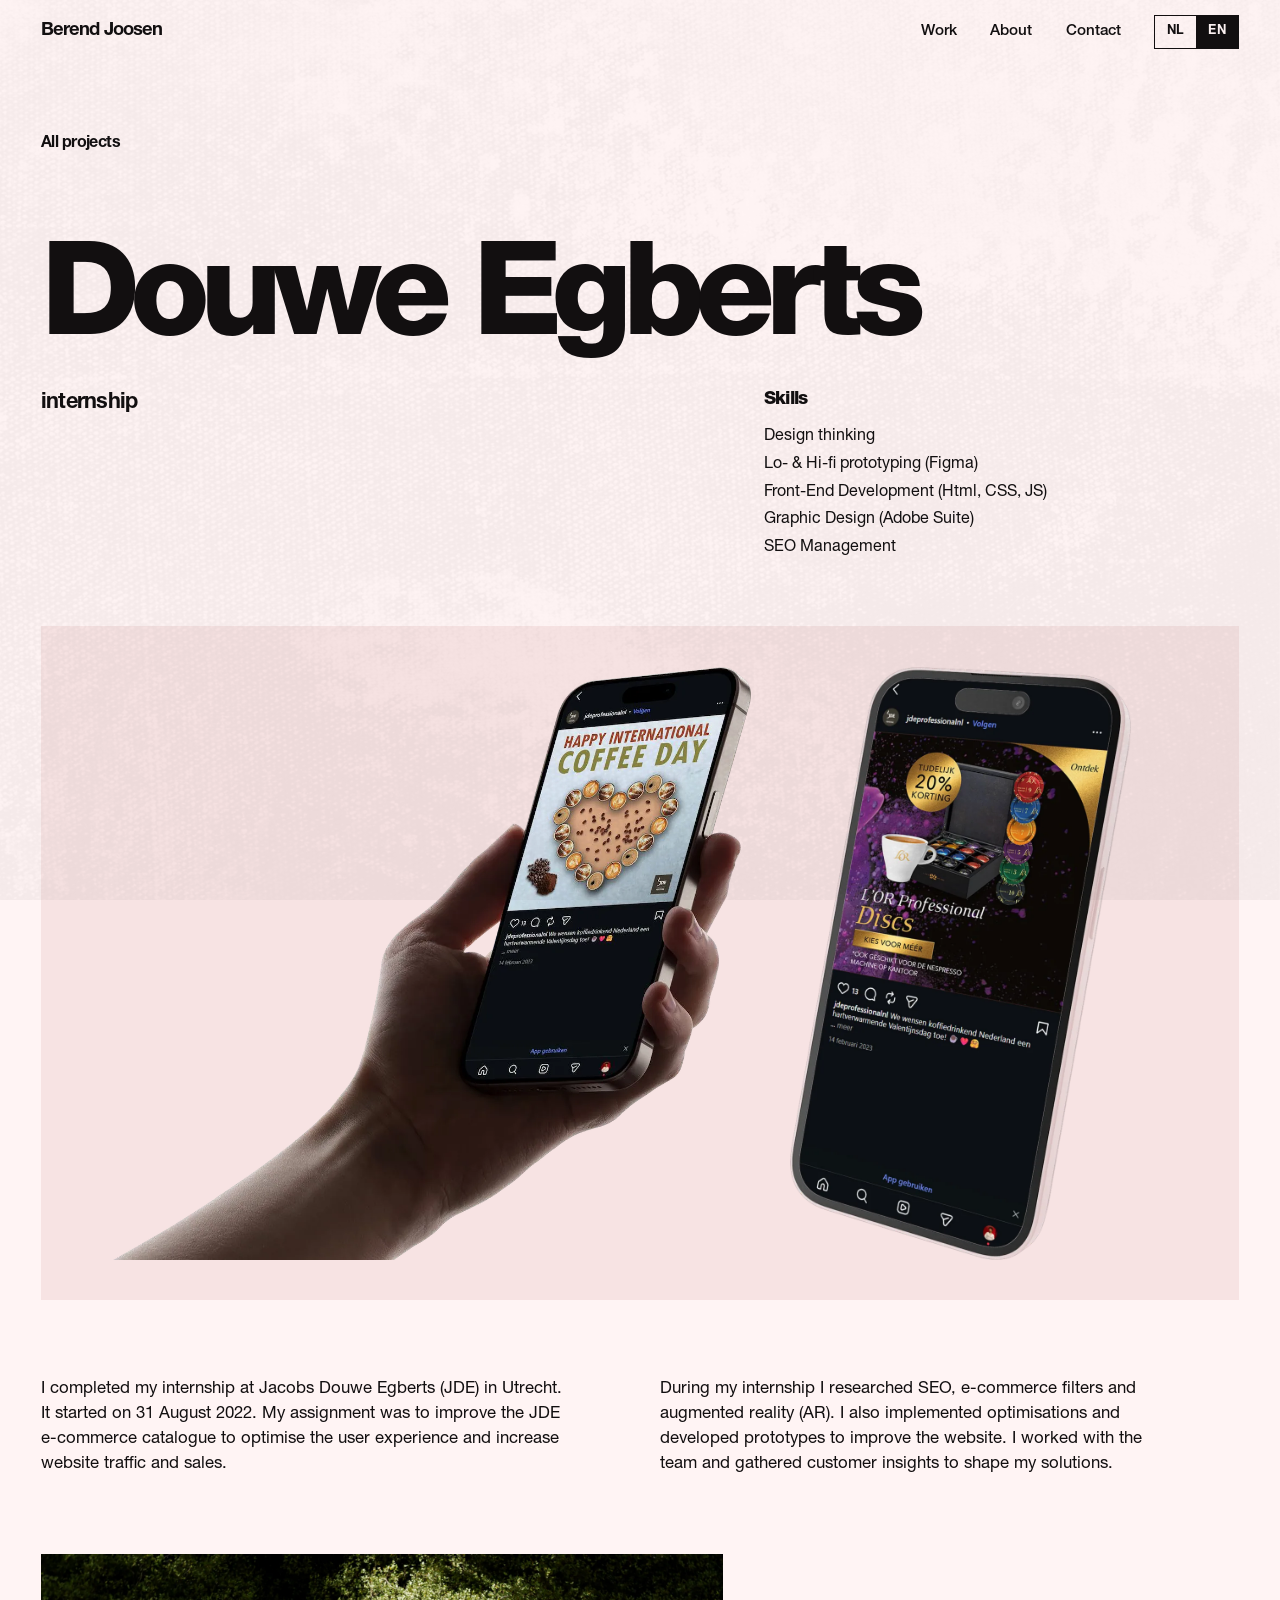
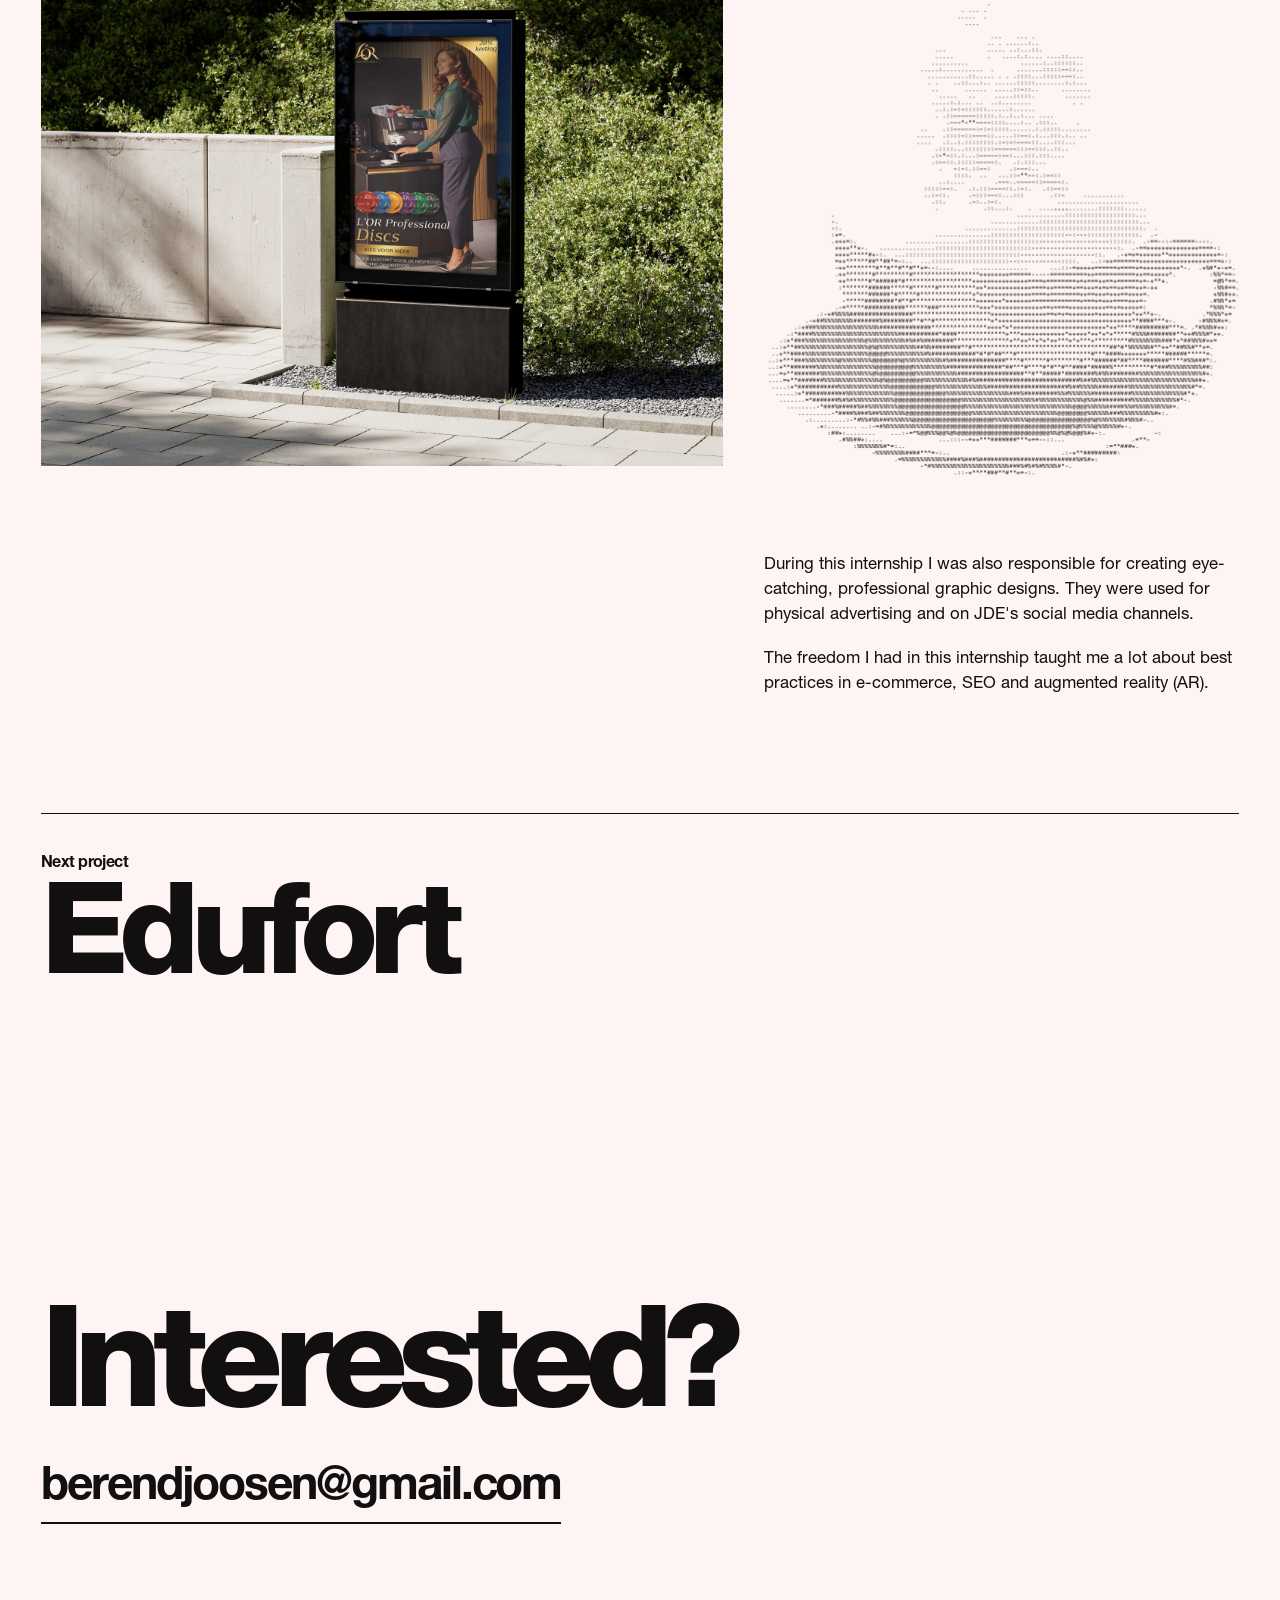
<file: portfolio/projects/douwe-egberts.html>
<!doctype html>
<html lang="nl">
<head>
  <meta charset="utf-8">
  <meta name="viewport" content="width=device-width, initial-scale=1">
  <title>Douwe Egberts | Berend Joosen</title>
  <meta name="description" content="Stage bij Jacobs Douwe Egberts: de e-commercecatalogus verbeteren met onderzoek naar SEO, filters en augmented reality, plus grafisch werk voor reclame en socials.">
  <meta name="theme-color" content="#fff4f4">
  <link rel="preload" href="../assets/fonts/helvetica-neue-heavy.woff2" as="font" type="font/woff2" crossorigin>
  <link rel="icon" href="data:,">
  <script>document.documentElement.classList.add("js");</script>
  <link rel="stylesheet" href="../css/styles.css">
</head>
<body>
  <a class="skip-link" href="#content" data-i18n="skipProject">Naar de inhoud</a>

  <header class="site-header">
    <a class="brand" href="../index.html" aria-label="Berend Joosen, naar de homepage" data-i18n-aria="brandHomeAria">Berend Joosen</a>
    <nav class="nav" aria-label="Hoofdmenu" data-i18n-aria="navAria">
      <a href="../index.html#werk" data-i18n="navWork">Werk</a>
      <a href="../index.html#over" data-i18n="navAbout">Over</a>
      <a href="#contact" data-i18n="navContact">Contact</a>
      <div class="lang" role="group" aria-label="Taal" data-i18n-aria="langAria">
        <button type="button" data-lang="nl" aria-pressed="true">NL</button>
        <button type="button" data-lang="en" aria-pressed="false">EN</button>
      </div>
    </nav>
  </header>

  <main id="content">
    <section class="p-head" aria-labelledby="p-title">
      <a class="p-back" href="../index.html#werk" data-i18n="back">Alle projecten</a>
      <h1 id="p-title" class="p-title">Douwe Egberts</h1>
      <div class="p-head-row">
        <p class="p-kind" data-i18n="t8">stage</p>
        <div class="p-skills">
          <h2 class="p-skills-h" data-i18n="skills">Vaardigheden</h2>
          <ul><li>Design thinking</li><li>Lo- &amp; Hi-fi prototyping (Figma)</li><li>Front-End Development (Html, CSS, JS)</li><li>Graphic Design (Adobe Suite)</li><li>SEO Management</li></ul>
        </div>
      </div>
    </section>

    <div class="p-body">
      <div class="p-block reveal " style="--c:1 / -1;--a:start"><div class="p-panel tinted duo"><img src="../assets/img/jde-hand.webp" alt="Hand die een telefoon vasthoudt met een Happy International Coffee Day post" data-i18n-alt="t1" width="1177" height="1094" loading="lazy" decoding="async"><img src="../assets/img/jde-phone.webp" alt="Telefoon met een Instagram advertentie voor L&#x27;OR Professional Discs" data-i18n-alt="t2" width="806" height="1400" loading="lazy" decoding="async"></div></div>
      <div class="p-block reveal " style="--c:1 / 7;--a:start"><div class="p-text"><p data-i18n="t3">Ik heb mijn stage bij Jacobs Douwe Egberts (JDE) in Utrecht afgerond. Deze begon op 31 augustus 2022. Mijn opdracht richtte zich op het verbeteren van de JDE-e-commercecatalogus om de gebruikerservaring te optimaliseren, het websiteverkeer en de verkoop te verhogen.</p></div></div>
      <div class="p-block reveal " style="--c:7 / 13;--a:start"><div class="p-text"><p data-i18n="t4">Tijdens mijn stage deed ik onderzoek naar SEO, e-commercefilters en augmented reality (AR). Daarnaast implementeerde ik optimalisaties en ontwikkelde ik prototypes om de website te verbeteren. Ik werkte ook samen met het team en verzamelde inzichten van klanten om mijn oplossingen vorm te geven.</p></div></div>
      <div class="p-block reveal " style="--c:1 / 8;--a:start"><div class="p-photo"><img src="../assets/img/jde-ooh.webp" alt="Reclamezuil met een Douwe Egberts campagne langs een straat" data-i18n-alt="t5" width="1800" height="1350" loading="lazy" decoding="async"></div></div>
      <div class="p-block reveal" style="--c:8 / 13;--a:start"><div class="cup" data-ascii-cup data-src="../assets/img/cup.webp" aria-hidden="true"><canvas class="cup-static"></canvas><canvas class="cup-steam"></canvas><noscript><img src="../assets/img/cup.webp" alt="" width="1800" height="1800"></noscript></div></div>
      <div class="p-block reveal " style="--c:8 / 13;--a:end"><div class="p-text"><p data-i18n="t6">Tijdens deze stage was ik ook verantwoordelijk voor het maken van pakkende en professionele grafische ontwerpen. Deze werden gebruikt voor fysieke reclame-uitingen en op de socialmediakanalen van JDE.</p><p data-i18n="t7">Door de keuzevrijheid binnen de stage heb ik veel geleerd over best practices binnen e-commerce, SEO en augmented reality (AR).</p></div></div>
    </div>

    <section class="p-next" aria-labelledby="next-h">
      <a class="p-next-link" href="edufort.html">
        <span id="next-h" class="p-next-label" data-i18n="next">Volgend project</span>
        <span class="p-next-name">Edufort</span>
      </a>
    </section>

    <section class="p-contact" id="contact" aria-labelledby="contact-h">
      <div class="p-contact-stage">
        <div class="corner-figure" data-ascii-figure data-src="../assets/img/fall.webp" aria-hidden="true"><canvas></canvas></div>
        <div class="p-contact-copy">
          <h2 id="contact-h" class="p-contact-title" data-i18n="contactTitle">Interesse?</h2>
      <a class="p-contact-mail" href="mailto:berendjoosen@gmail.com">berendjoosen@gmail.com</a>
        </div>
      </div>
    </section>
  </main>

  <script>window.PAGE_COPY={"nl": {"title": "Douwe Egberts | Berend Joosen", "t1": "Hand die een telefoon vasthoudt met een Happy International Coffee Day post", "t2": "Telefoon met een Instagram advertentie voor L'OR Professional Discs", "t3": "Ik heb mijn stage bij Jacobs Douwe Egberts (JDE) in Utrecht afgerond. Deze begon op 31 augustus 2022. Mijn opdracht richtte zich op het verbeteren van de JDE-e-commercecatalogus om de gebruikerservaring te optimaliseren, het websiteverkeer en de verkoop te verhogen.", "t4": "Tijdens mijn stage deed ik onderzoek naar SEO, e-commercefilters en augmented reality (AR). Daarnaast implementeerde ik optimalisaties en ontwikkelde ik prototypes om de website te verbeteren. Ik werkte ook samen met het team en verzamelde inzichten van klanten om mijn oplossingen vorm te geven.", "t5": "Reclamezuil met een Douwe Egberts campagne langs een straat", "t6": "Tijdens deze stage was ik ook verantwoordelijk voor het maken van pakkende en professionele grafische ontwerpen. Deze werden gebruikt voor fysieke reclame-uitingen en op de socialmediakanalen van JDE.", "t7": "Door de keuzevrijheid binnen de stage heb ik veel geleerd over best practices binnen e-commerce, SEO en augmented reality (AR).", "t8": "stage"}, "en": {"title": "Douwe Egberts | Berend Joosen", "t1": "Hand holding a phone showing a Happy International Coffee Day post", "t2": "Phone showing an Instagram ad for L'OR Professional Discs", "t3": "I completed my internship at Jacobs Douwe Egberts (JDE) in Utrecht. It started on 31 August 2022. My assignment was to improve the JDE e-commerce catalogue to optimise the user experience and increase website traffic and sales.", "t4": "During my internship I researched SEO, e-commerce filters and augmented reality (AR). I also implemented optimisations and developed prototypes to improve the website. I worked with the team and gathered customer insights to shape my solutions.", "t5": "Street advertising column showing a Douwe Egberts campaign", "t6": "During this internship I was also responsible for creating eye-catching, professional graphic designs. They were used for physical advertising and on JDE's social media channels.", "t7": "The freedom I had in this internship taught me a lot about best practices in e-commerce, SEO and augmented reality (AR).", "t8": "internship"}};</script>
  <script src="../js/main.js"></script>
  <script src="../js/ascii-figure.js"></script>
  <script src="../js/ascii-lib.js"></script>
  <script src="../js/ascii-cup.js"></script>
</body>
</html>
</file>
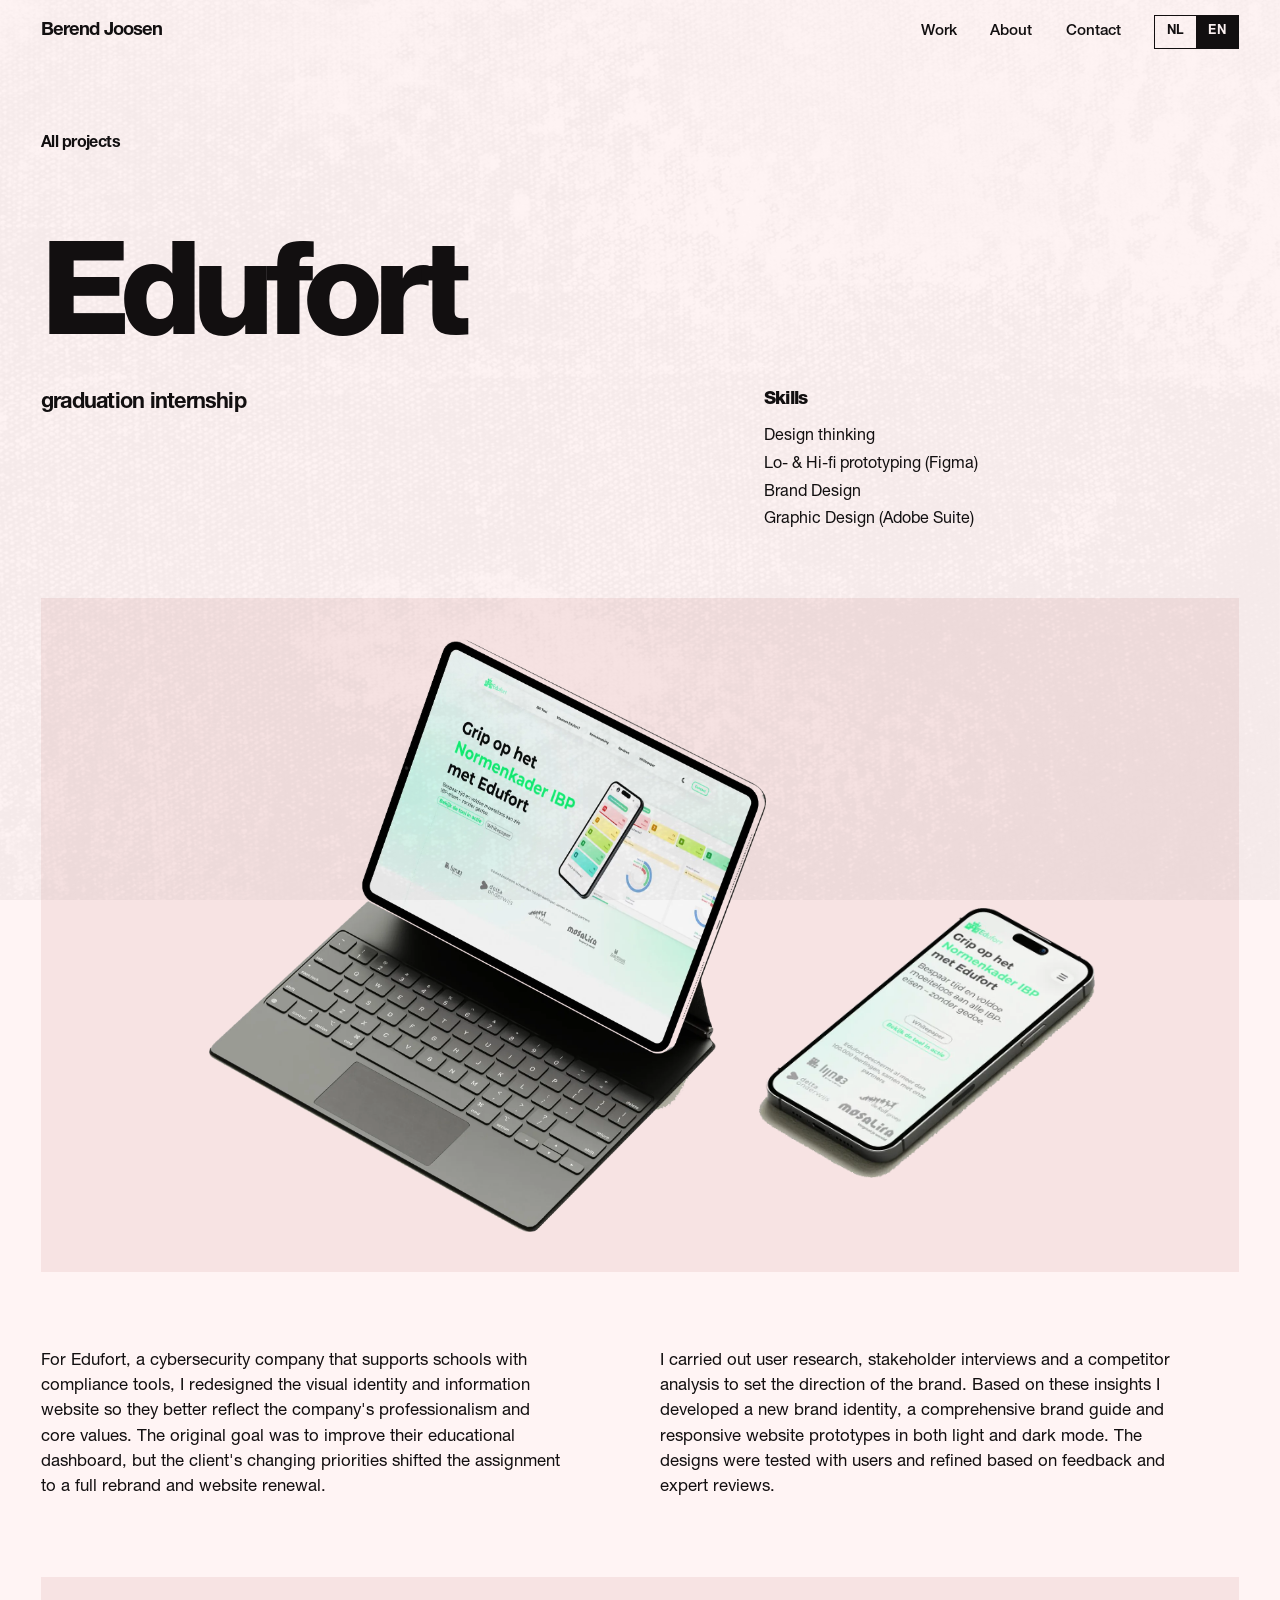
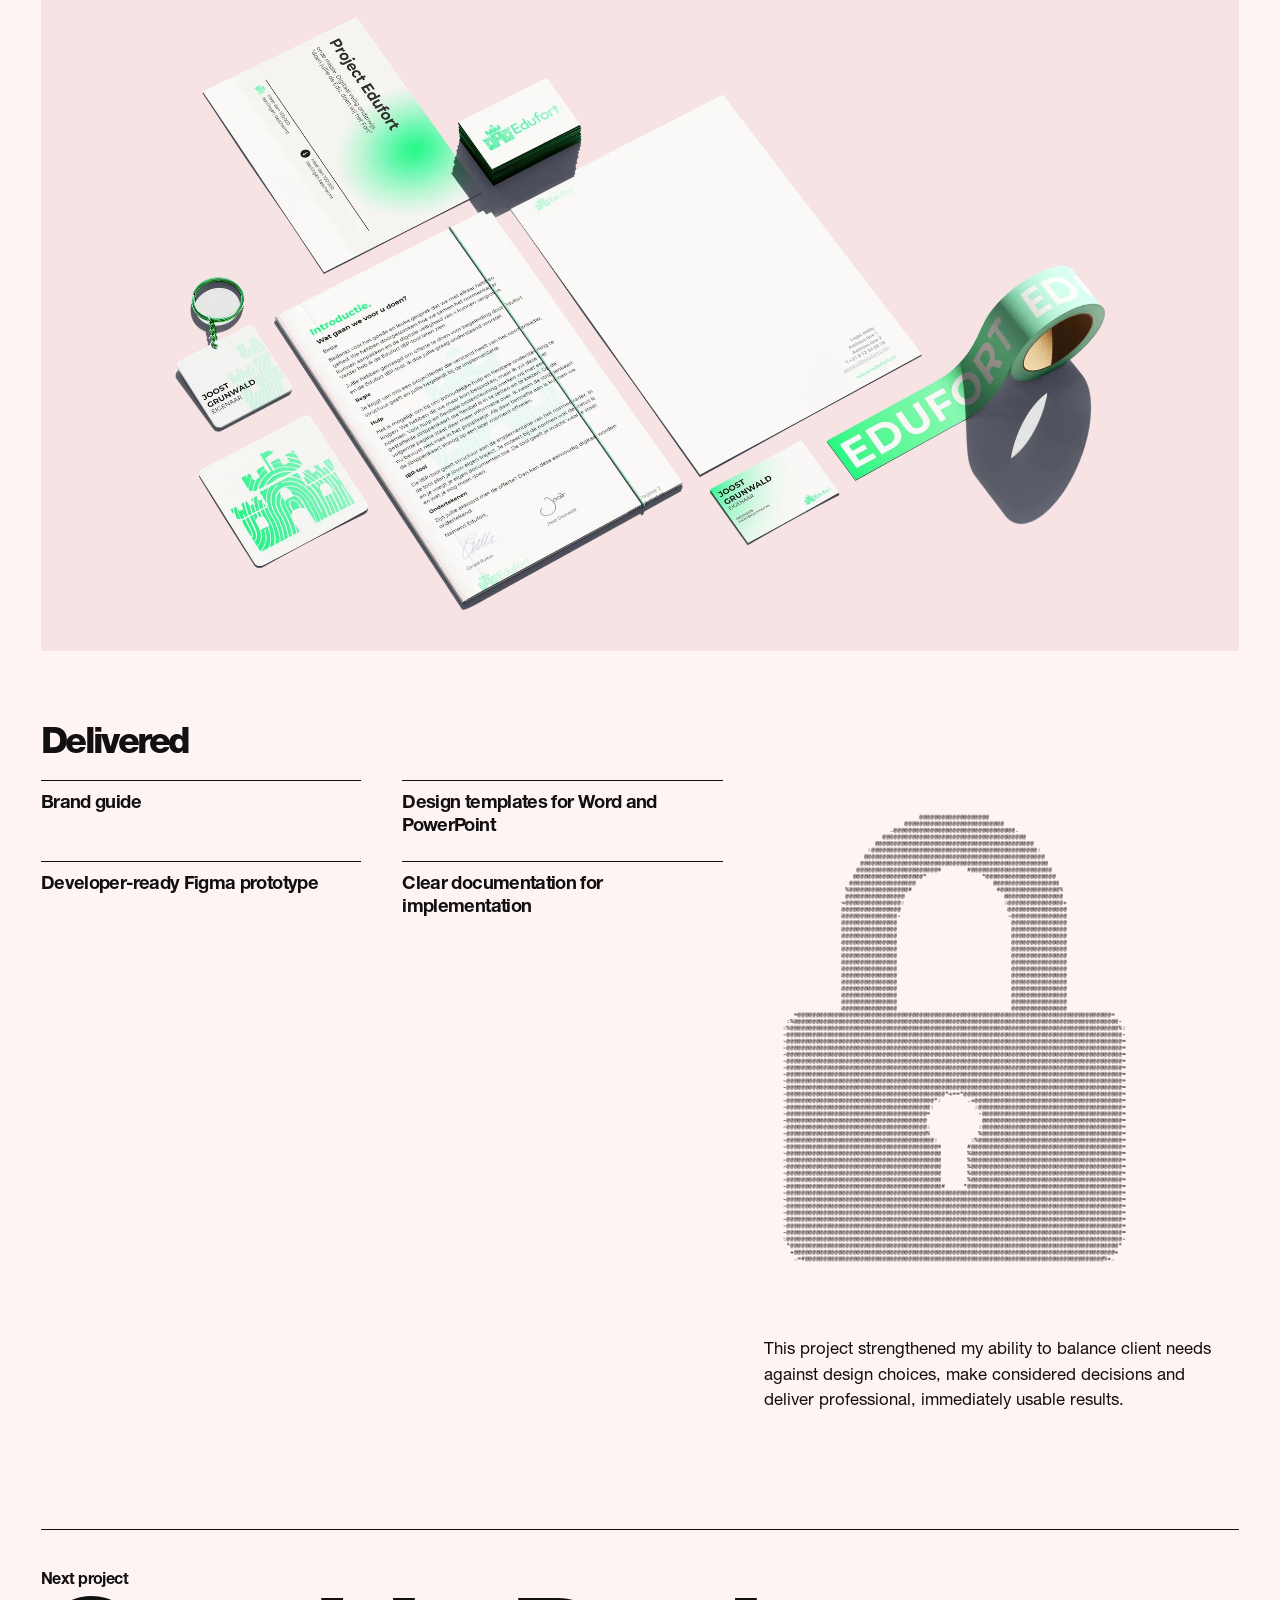
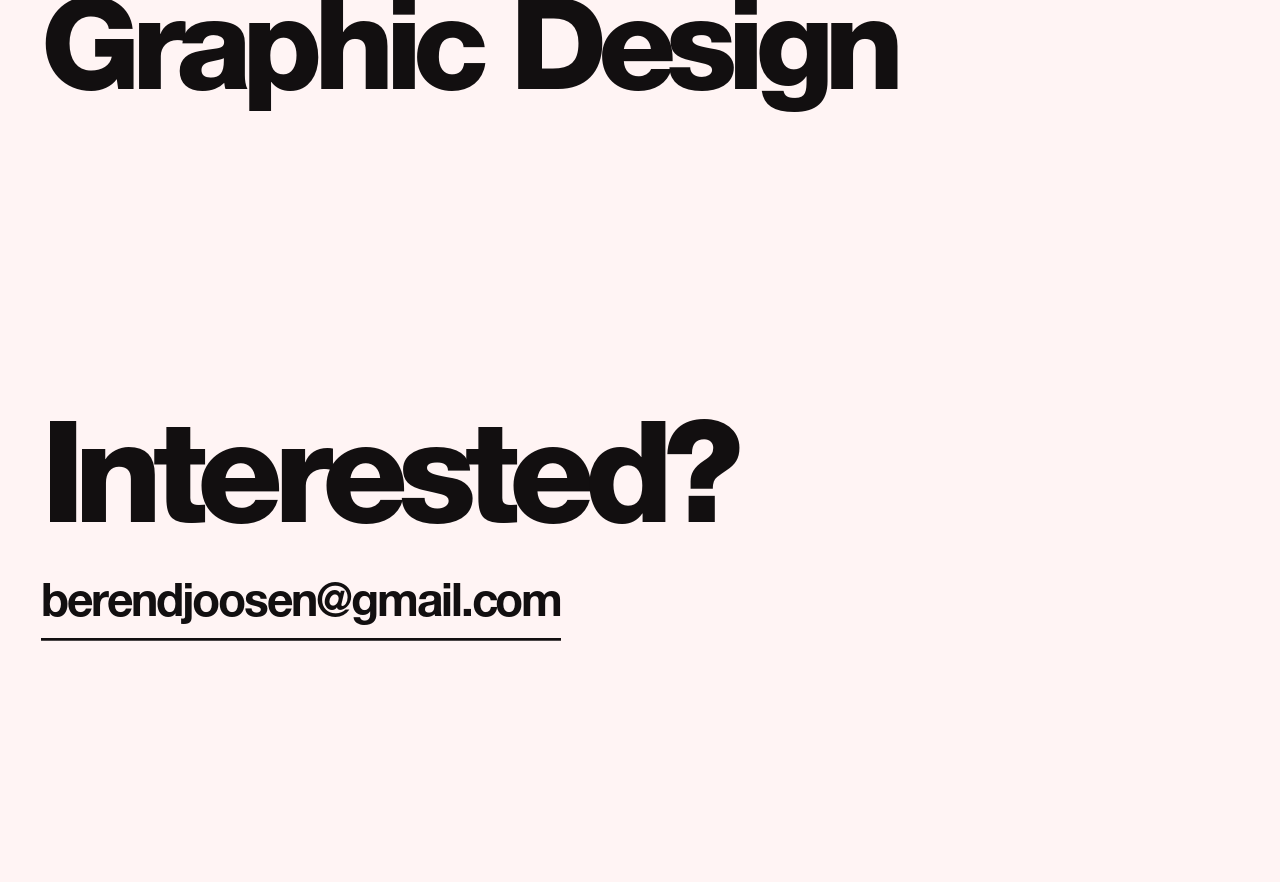
<file: portfolio/projects/edufort.html>
<!doctype html>
<html lang="nl">
<head>
  <meta charset="utf-8">
  <meta name="viewport" content="width=device-width, initial-scale=1">
  <title>Edufort | Berend Joosen</title>
  <meta name="description" content="Afstudeerstage bij Edufort: een nieuwe merkidentiteit, brand guide en website voor een cybersecuritybedrijf dat scholen ondersteunt.">
  <meta name="theme-color" content="#fff4f4">
  <link rel="preload" href="../assets/fonts/helvetica-neue-heavy.woff2" as="font" type="font/woff2" crossorigin>
  <link rel="icon" href="data:,">
  <script>document.documentElement.classList.add("js");</script>
  <link rel="stylesheet" href="../css/styles.css">
</head>
<body>
  <a class="skip-link" href="#content" data-i18n="skipProject">Naar de inhoud</a>

  <header class="site-header">
    <a class="brand" href="../index.html" aria-label="Berend Joosen, naar de homepage" data-i18n-aria="brandHomeAria">Berend Joosen</a>
    <nav class="nav" aria-label="Hoofdmenu" data-i18n-aria="navAria">
      <a href="../index.html#werk" data-i18n="navWork">Werk</a>
      <a href="../index.html#over" data-i18n="navAbout">Over</a>
      <a href="#contact" data-i18n="navContact">Contact</a>
      <div class="lang" role="group" aria-label="Taal" data-i18n-aria="langAria">
        <button type="button" data-lang="nl" aria-pressed="true">NL</button>
        <button type="button" data-lang="en" aria-pressed="false">EN</button>
      </div>
    </nav>
  </header>

  <main id="content">
    <section class="p-head" aria-labelledby="p-title">
      <a class="p-back" href="../index.html#werk" data-i18n="back">Alle projecten</a>
      <h1 id="p-title" class="p-title">Edufort</h1>
      <div class="p-head-row">
        <p class="p-kind" data-i18n="t12">afstudeerstage</p>
        <div class="p-skills">
          <h2 class="p-skills-h" data-i18n="skills">Vaardigheden</h2>
          <ul><li>Design thinking</li><li>Lo- &amp; Hi-fi prototyping (Figma)</li><li>Brand Design</li><li>Graphic Design (Adobe Suite)</li></ul>
        </div>
      </div>
    </section>

    <div class="p-body">
      <div class="p-block reveal " style="--c:1 / -1;--a:start"><div class="p-panel tinted devices"><img src="../assets/img/edufort-devices.webp" alt="Edufort website op een iPad met toetsenbord" data-i18n-alt="t1" width="1691" height="1800" loading="lazy" decoding="async"><img class="small" src="../assets/img/edufort-phone.webp" alt="Edufort website op een telefoon" data-i18n-alt="t2" width="794" height="637" loading="lazy" decoding="async"></div></div>
      <div class="p-block reveal " style="--c:1 / 7;--a:start"><div class="p-text"><p data-i18n="t3">Voor Edufort, een cybersecuritybedrijf dat scholen ondersteunt met compliance-tools, heb ik de visuele identiteit en informatieve website opnieuw ontworpen, zodat deze de professionaliteit en kernwaarden van het bedrijf beter weerspiegelen. Hoewel het oorspronkelijke doel gericht was op het verbeteren van hun educatieve dashboard, zorgden veranderende prioriteiten van de klant ervoor dat de opdracht verschoof naar een volledige rebranding en vernieuwing van de website.</p></div></div>
      <div class="p-block reveal " style="--c:7 / 13;--a:start"><div class="p-text"><p data-i18n="t4">Ik heb gebruikersonderzoek, interviews met belanghebbenden en een concurrentieanalyse uitgevoerd om de richting van het merk te bepalen. Op basis van deze inzichten ontwikkelde ik een nieuwe merkidentiteit, een uitgebreide brand guide en responsieve websiteprototypes in zowel een lichte als donkere modus. De ontwerpen werden met gebruikers getest en verfijnd op basis van feedback en beoordelingen van experts.</p></div></div>
      <div class="p-block reveal " style="--c:1 / -1;--a:start"><div class="p-panel tinted solo"><img src="../assets/img/edufort-stationery.webp" alt="Edufort huisstijl op briefpapier, visitekaartjes en tape" data-i18n-alt="t5" width="1800" height="1148" loading="lazy" decoding="async"></div></div>
      <div class="p-block reveal " style="--c:1 / 8;--a:start"><h2 class="p-h" data-i18n="t10">Opgeleverd</h2><ul class="p-terms"><li><span data-i18n="t6">Brand guide</span></li><li><span data-i18n="t7">Ontwerpsjablonen voor Word en PowerPoint</span></li><li><span data-i18n="t8">Ontwikkelaarsklaar Figma-prototype</span></li><li><span data-i18n="t9">Duidelijke documentatie voor de implementatie</span></li></ul></div>
      <div class="p-block reveal" style="--c:8 / 13;--a:start"><div class="lock" data-ascii-lock data-src="../assets/img/lock.png" aria-hidden="true"><canvas class="lock-static"></canvas><canvas class="lock-live"></canvas><noscript><img src="../assets/img/lock.png" alt="" width="512" height="512"></noscript></div></div>
      <div class="p-block reveal " style="--c:8 / 13;--a:end"><div class="p-text"><p data-i18n="t11">Dit project heeft mijn vermogen versterkt om de behoeften van de klant af te wegen tegen ontwerpkeuzes, weloverwogen beslissingen te nemen en professionele, direct implementeerbare resultaten op te leveren.</p></div></div>
    </div>

    <section class="p-next" aria-labelledby="next-h">
      <a class="p-next-link" href="graphic-design.html">
        <span id="next-h" class="p-next-label" data-i18n="next">Volgend project</span>
        <span class="p-next-name">Graphic Design</span>
      </a>
    </section>

    <section class="p-contact" id="contact" aria-labelledby="contact-h">
      <div class="p-contact-stage">
        <div class="corner-figure" data-ascii-figure data-src="../assets/img/fall.webp" aria-hidden="true"><canvas></canvas></div>
        <div class="p-contact-copy">
          <h2 id="contact-h" class="p-contact-title" data-i18n="contactTitle">Interesse?</h2>
      <a class="p-contact-mail" href="mailto:berendjoosen@gmail.com">berendjoosen@gmail.com</a>
        </div>
      </div>
    </section>
  </main>

  <script>window.PAGE_COPY={"nl": {"title": "Edufort | Berend Joosen", "t1": "Edufort website op een iPad met toetsenbord", "t2": "Edufort website op een telefoon", "t3": "Voor Edufort, een cybersecuritybedrijf dat scholen ondersteunt met compliance-tools, heb ik de visuele identiteit en informatieve website opnieuw ontworpen, zodat deze de professionaliteit en kernwaarden van het bedrijf beter weerspiegelen. Hoewel het oorspronkelijke doel gericht was op het verbeteren van hun educatieve dashboard, zorgden veranderende prioriteiten van de klant ervoor dat de opdracht verschoof naar een volledige rebranding en vernieuwing van de website.", "t4": "Ik heb gebruikersonderzoek, interviews met belanghebbenden en een concurrentieanalyse uitgevoerd om de richting van het merk te bepalen. Op basis van deze inzichten ontwikkelde ik een nieuwe merkidentiteit, een uitgebreide brand guide en responsieve websiteprototypes in zowel een lichte als donkere modus. De ontwerpen werden met gebruikers getest en verfijnd op basis van feedback en beoordelingen van experts.", "t5": "Edufort huisstijl op briefpapier, visitekaartjes en tape", "t6": "Brand guide", "t7": "Ontwerpsjablonen voor Word en PowerPoint", "t8": "Ontwikkelaarsklaar Figma-prototype", "t9": "Duidelijke documentatie voor de implementatie", "t10": "Opgeleverd", "t11": "Dit project heeft mijn vermogen versterkt om de behoeften van de klant af te wegen tegen ontwerpkeuzes, weloverwogen beslissingen te nemen en professionele, direct implementeerbare resultaten op te leveren.", "t12": "afstudeerstage"}, "en": {"title": "Edufort | Berend Joosen", "t1": "Edufort website on an iPad with a keyboard", "t2": "Edufort website on a phone", "t3": "For Edufort, a cybersecurity company that supports schools with compliance tools, I redesigned the visual identity and information website so they better reflect the company's professionalism and core values. The original goal was to improve their educational dashboard, but the client's changing priorities shifted the assignment to a full rebrand and website renewal.", "t4": "I carried out user research, stakeholder interviews and a competitor analysis to set the direction of the brand. Based on these insights I developed a new brand identity, a comprehensive brand guide and responsive website prototypes in both light and dark mode. The designs were tested with users and refined based on feedback and expert reviews.", "t5": "Edufort branding on letterhead, business cards and tape", "t6": "Brand guide", "t7": "Design templates for Word and PowerPoint", "t8": "Developer-ready Figma prototype", "t9": "Clear documentation for implementation", "t10": "Delivered", "t11": "This project strengthened my ability to balance client needs against design choices, make considered decisions and deliver professional, immediately usable results.", "t12": "graduation internship"}};</script>
  <script src="../js/main.js"></script>
  <script src="../js/ascii-figure.js"></script>
  <script src="../js/ascii-lib.js"></script>
  <script src="../js/ascii-lock.js"></script>
</body>
</html>
</file>
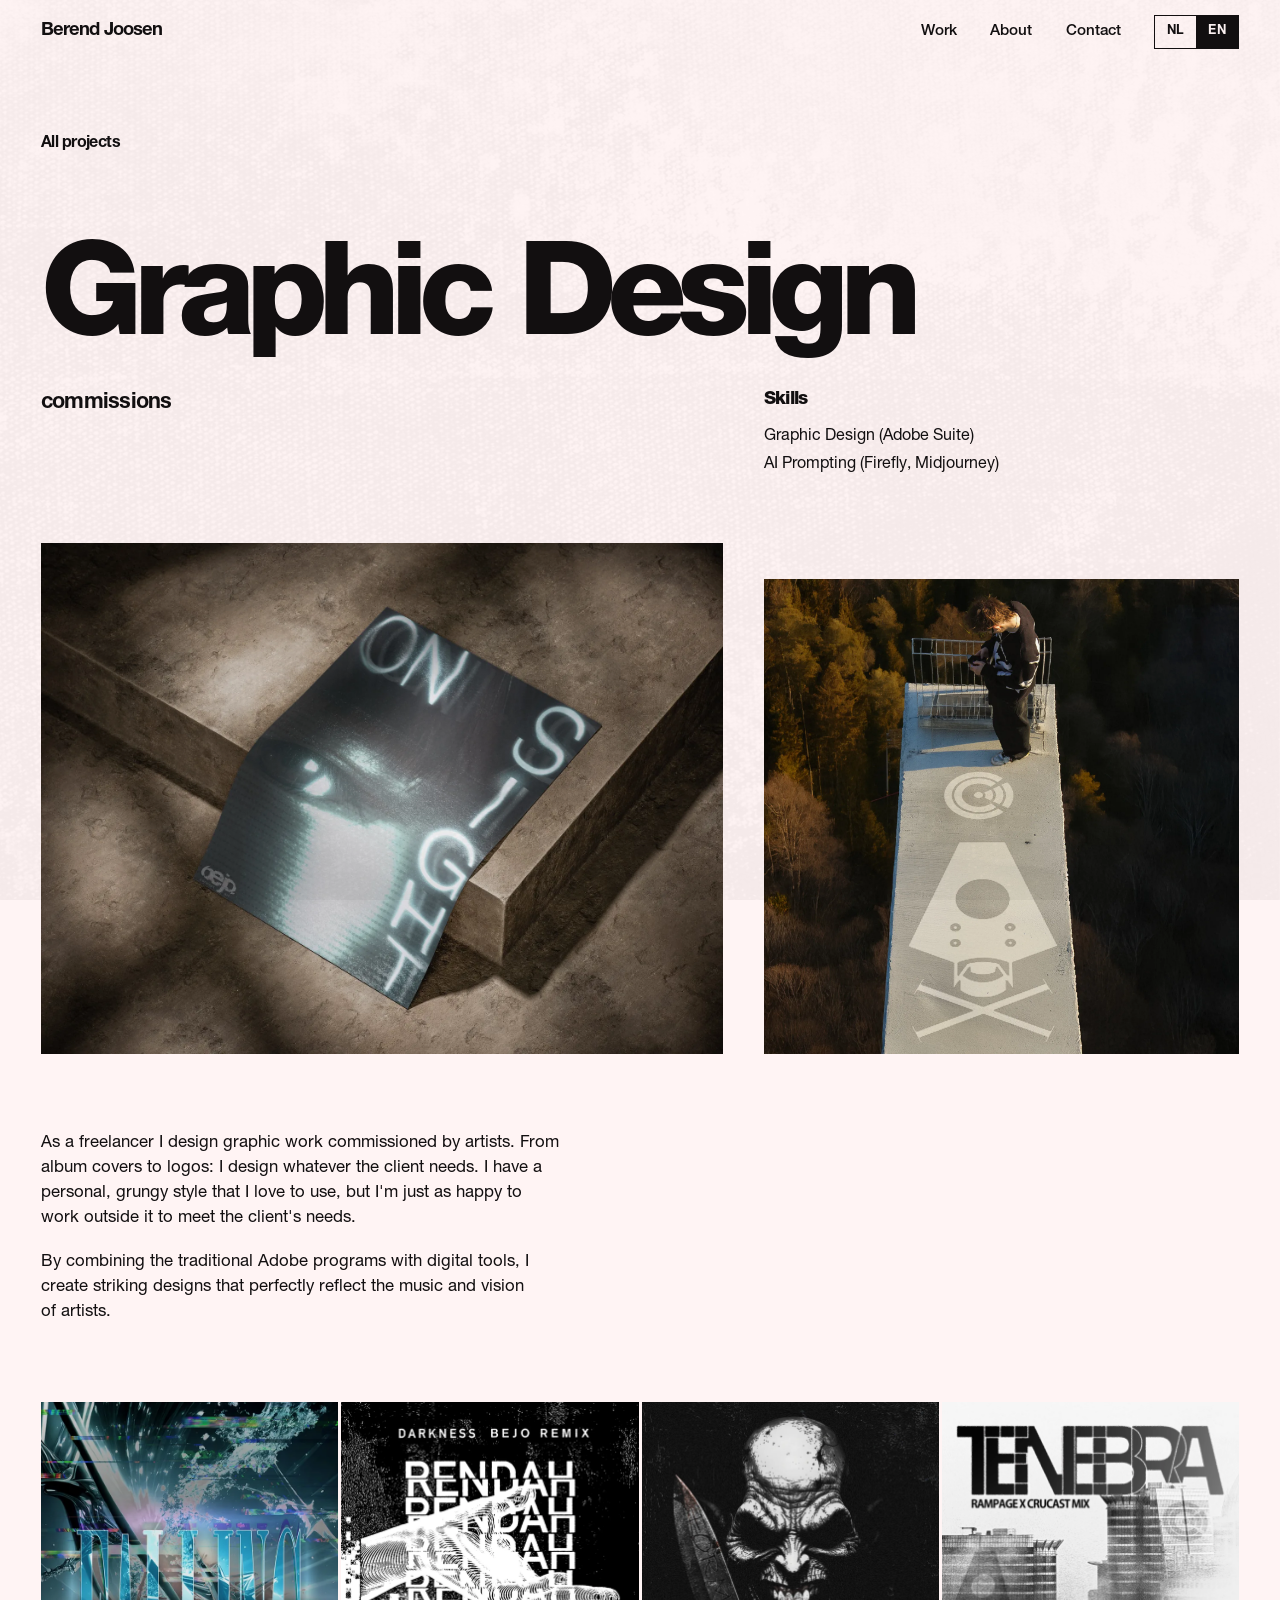
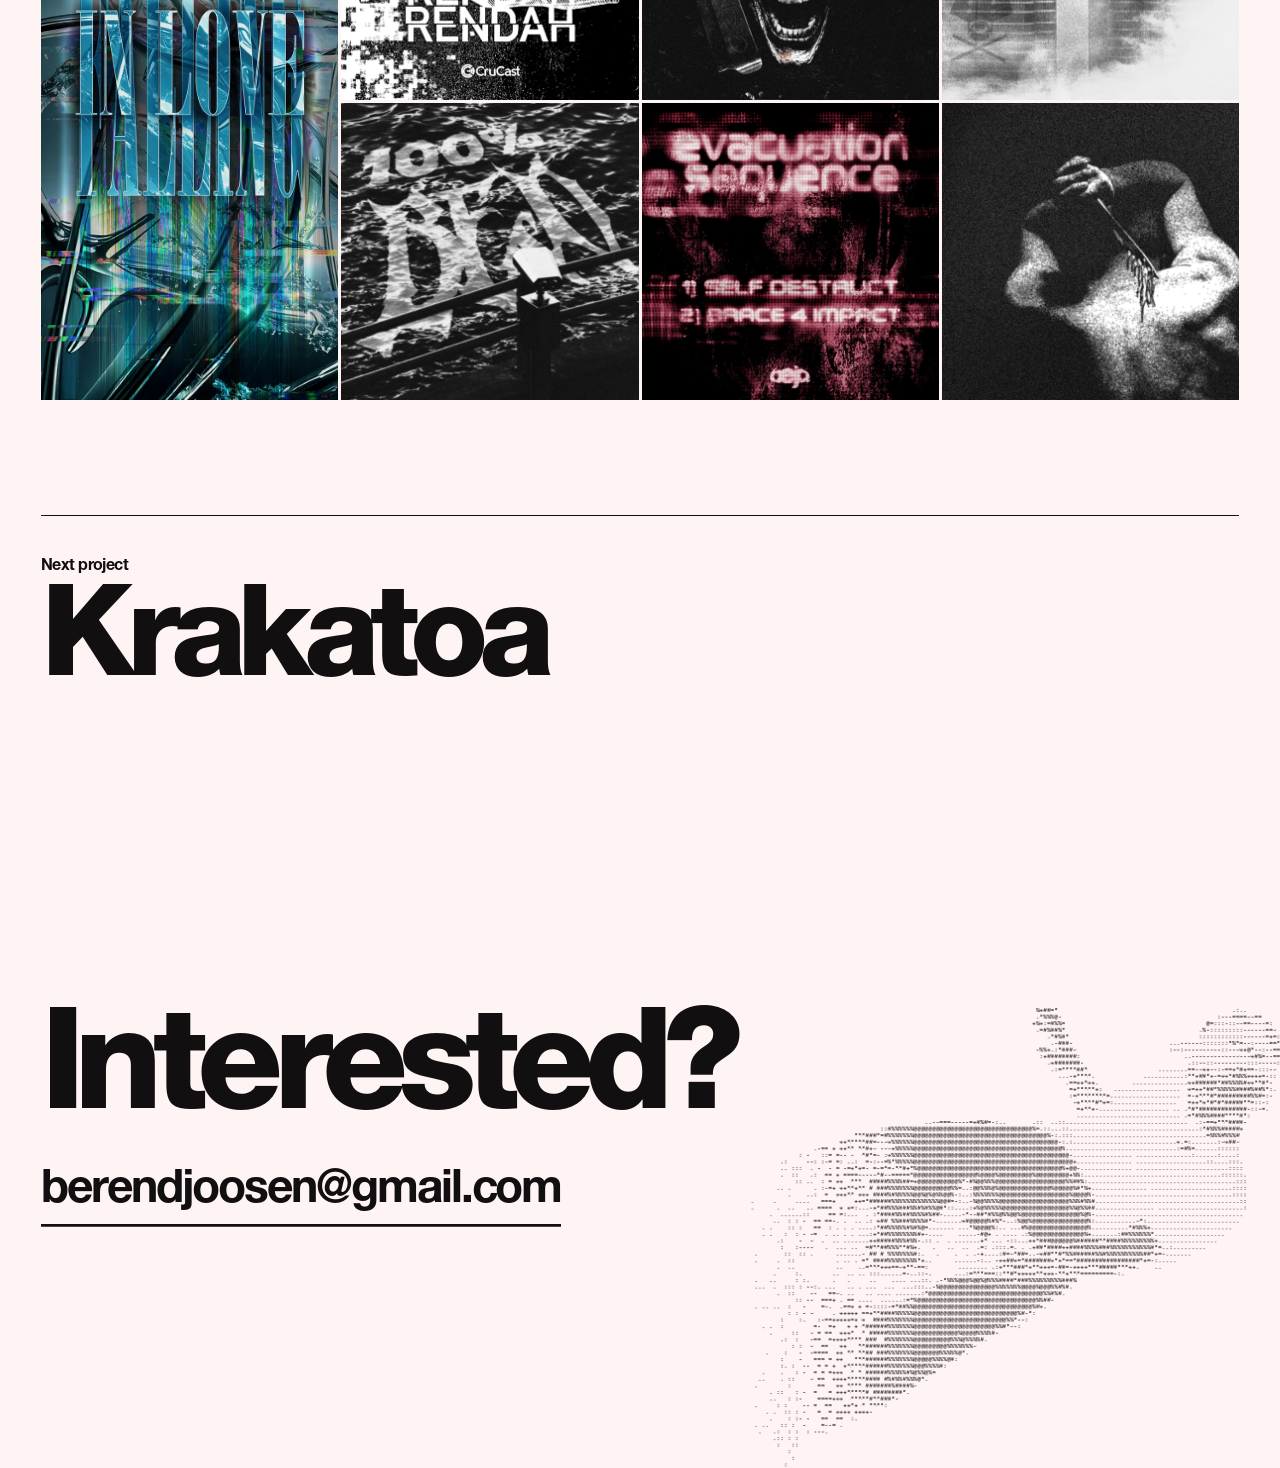
<file: portfolio/projects/graphic-design.html>
<!doctype html>
<html lang="nl">
<head>
  <meta charset="utf-8">
  <meta name="viewport" content="width=device-width, initial-scale=1">
  <title>Graphic Design commissies | Berend Joosen</title>
  <meta name="description" content="Commissies voor artiesten: albumcovers, logo&#x27;s en artwork in een persoonlijke, grungy stijl.">
  <meta name="theme-color" content="#fff4f4">
  <link rel="preload" href="../assets/fonts/helvetica-neue-heavy.woff2" as="font" type="font/woff2" crossorigin>
  <link rel="icon" href="data:,">
  <script>document.documentElement.classList.add("js");</script>
  <link rel="stylesheet" href="../css/styles.css">
</head>
<body>
  <a class="skip-link" href="#content" data-i18n="skipProject">Naar de inhoud</a>

  <header class="site-header">
    <a class="brand" href="../index.html" aria-label="Berend Joosen, naar de homepage" data-i18n-aria="brandHomeAria">Berend Joosen</a>
    <nav class="nav" aria-label="Hoofdmenu" data-i18n-aria="navAria">
      <a href="../index.html#werk" data-i18n="navWork">Werk</a>
      <a href="../index.html#over" data-i18n="navAbout">Over</a>
      <a href="#contact" data-i18n="navContact">Contact</a>
      <div class="lang" role="group" aria-label="Taal" data-i18n-aria="langAria">
        <button type="button" data-lang="nl" aria-pressed="true">NL</button>
        <button type="button" data-lang="en" aria-pressed="false">EN</button>
      </div>
    </nav>
  </header>

  <main id="content">
    <section class="p-head" aria-labelledby="p-title">
      <a class="p-back" href="../index.html#werk" data-i18n="back">Alle projecten</a>
      <h1 id="p-title" class="p-title">Graphic Design</h1>
      <div class="p-head-row">
        <p class="p-kind" data-i18n="t12">commissies</p>
        <div class="p-skills">
          <h2 class="p-skills-h" data-i18n="skills">Vaardigheden</h2>
          <ul><li>Graphic Design (Adobe Suite)</li><li>AI Prompting (Firefly, Midjourney)</li></ul>
        </div>
      </div>
    </section>

    <div class="p-body">
      <div class="p-block reveal " style="--c:1 / 8;--a:start"><div class="p-photo"><img src="../assets/img/comm-on-sight.webp" alt="Poster met de tekst On Sight op een houten balk" data-i18n-alt="t1" width="1600" height="1200" loading="lazy" decoding="async"></div></div>
      <div class="p-block reveal " style="--c:8 / 13;--a:end"><div class="p-photo"><img src="../assets/img/comm-tower.webp" alt="Persoon op een toren met een logo op het dak" data-i18n-alt="t2" width="1600" height="1600" loading="lazy" decoding="async"></div></div>
      <div class="p-block reveal " style="--c:1 / 7;--a:start"><div class="p-text"><p data-i18n="t3">Als ZZP&#x27;er ontwerp ik grafisch werk in opdracht voor artiesten. Van albumcovers tot logo&#x27;s: ik ontwerp alles wat de klant nodig heeft. Ik heb een persoonlijke, grungy stijl die ik graag gebruik, maar ik werk ook met alle plezier buiten deze stijl om aan de behoeften van de klant te voldoen.</p><p data-i18n="t4">Door een combinatie van de traditionele Adobe-programma&#x27;s en digitale tools te gebruiken, creëer ik opvallende ontwerpen die de muziek en visie van artiesten perfect weerspiegelen.</p></div></div>
      <div class="p-block reveal " style="--c:1 / -1;--a:start"><div class="p-covers"><img class="tall" src="../assets/img/comm-atlantis.webp" alt="Albumcover met glazen, vloeibare letters" data-i18n-alt="t5" width="990" height="1400" loading="lazy" decoding="async"><img src="../assets/img/comm-rendah.webp" alt="Cover van Darkness (BEJO Remix) met de tekst Rendah" data-i18n-alt="t6" width="1200" height="1200" loading="lazy" decoding="async"><img src="../assets/img/comm-skull.webp" alt="Cover met een schedel en een mes" data-i18n-alt="t7" width="1200" height="1200" loading="lazy" decoding="async"><img src="../assets/img/comm-tenebra.webp" alt="Cover van Tenebra, Rampage x Crucast Mix" data-i18n-alt="t8" width="1200" height="1200" loading="lazy" decoding="async"><img src="../assets/img/comm-100.webp" alt="Cover met de tekst 100% Beat boven water" data-i18n-alt="t9" width="1200" height="1200" loading="lazy" decoding="async"><img src="../assets/img/comm-evacuation.webp" alt="Cover met de tekst Evacuation Sequence" data-i18n-alt="t10" width="1200" height="1200" loading="lazy" decoding="async"><img src="../assets/img/comm-hand.webp" alt="Zwart-wit cover met een hand en een naald" data-i18n-alt="t11" width="1200" height="1200" loading="lazy" decoding="async"></div></div>
    </div>

    <section class="p-next" aria-labelledby="next-h">
      <a class="p-next-link" href="krakatoa.html">
        <span id="next-h" class="p-next-label" data-i18n="next">Volgend project</span>
        <span class="p-next-name">Krakatoa</span>
      </a>
    </section>

    <section class="p-contact" id="contact" aria-labelledby="contact-h">
      <div class="p-contact-stage">
        <div class="corner-figure" data-ascii-figure data-src="../assets/img/fall.webp" aria-hidden="true"><canvas></canvas></div>
        <div class="p-contact-copy">
          <h2 id="contact-h" class="p-contact-title" data-i18n="contactTitle">Interesse?</h2>
      <a class="p-contact-mail" href="mailto:berendjoosen@gmail.com">berendjoosen@gmail.com</a>
        </div>
      </div>
    </section>
  </main>

  <script>window.PAGE_COPY={"nl": {"title": "Graphic Design commissies | Berend Joosen", "t1": "Poster met de tekst On Sight op een houten balk", "t2": "Persoon op een toren met een logo op het dak", "t3": "Als ZZP'er ontwerp ik grafisch werk in opdracht voor artiesten. Van albumcovers tot logo's: ik ontwerp alles wat de klant nodig heeft. Ik heb een persoonlijke, grungy stijl die ik graag gebruik, maar ik werk ook met alle plezier buiten deze stijl om aan de behoeften van de klant te voldoen.", "t4": "Door een combinatie van de traditionele Adobe-programma's en digitale tools te gebruiken, creëer ik opvallende ontwerpen die de muziek en visie van artiesten perfect weerspiegelen.", "t5": "Albumcover met glazen, vloeibare letters", "t6": "Cover van Darkness (BEJO Remix) met de tekst Rendah", "t7": "Cover met een schedel en een mes", "t8": "Cover van Tenebra, Rampage x Crucast Mix", "t9": "Cover met de tekst 100% Beat boven water", "t10": "Cover met de tekst Evacuation Sequence", "t11": "Zwart-wit cover met een hand en een naald", "t12": "commissies"}, "en": {"title": "Graphic Design commissions | Berend Joosen", "t1": "On Sight poster resting on a wooden beam", "t2": "Person standing on a tower with a logo on the roof", "t3": "As a freelancer I design graphic work commissioned by artists. From album covers to logos: I design whatever the client needs. I have a personal, grungy style that I love to use, but I'm just as happy to work outside it to meet the client's needs.", "t4": "By combining the traditional Adobe programs with digital tools, I create striking designs that perfectly reflect the music and vision of artists.", "t5": "Album cover with glassy liquid lettering", "t6": "Cover of Darkness (BEJO Remix) with the word Rendah", "t7": "Cover with a skull and a knife", "t8": "Cover of Tenebra, Rampage x Crucast Mix", "t9": "Cover with the text 100% Beat above water", "t10": "Cover with the text Evacuation Sequence", "t11": "Black and white cover with a hand and a needle", "t12": "commissions"}};</script>
  <script src="../js/main.js"></script>
  <script src="../js/ascii-lib.js"></script>
  <script src="../js/ascii-figure.js"></script>
</body>
</html>
</file>
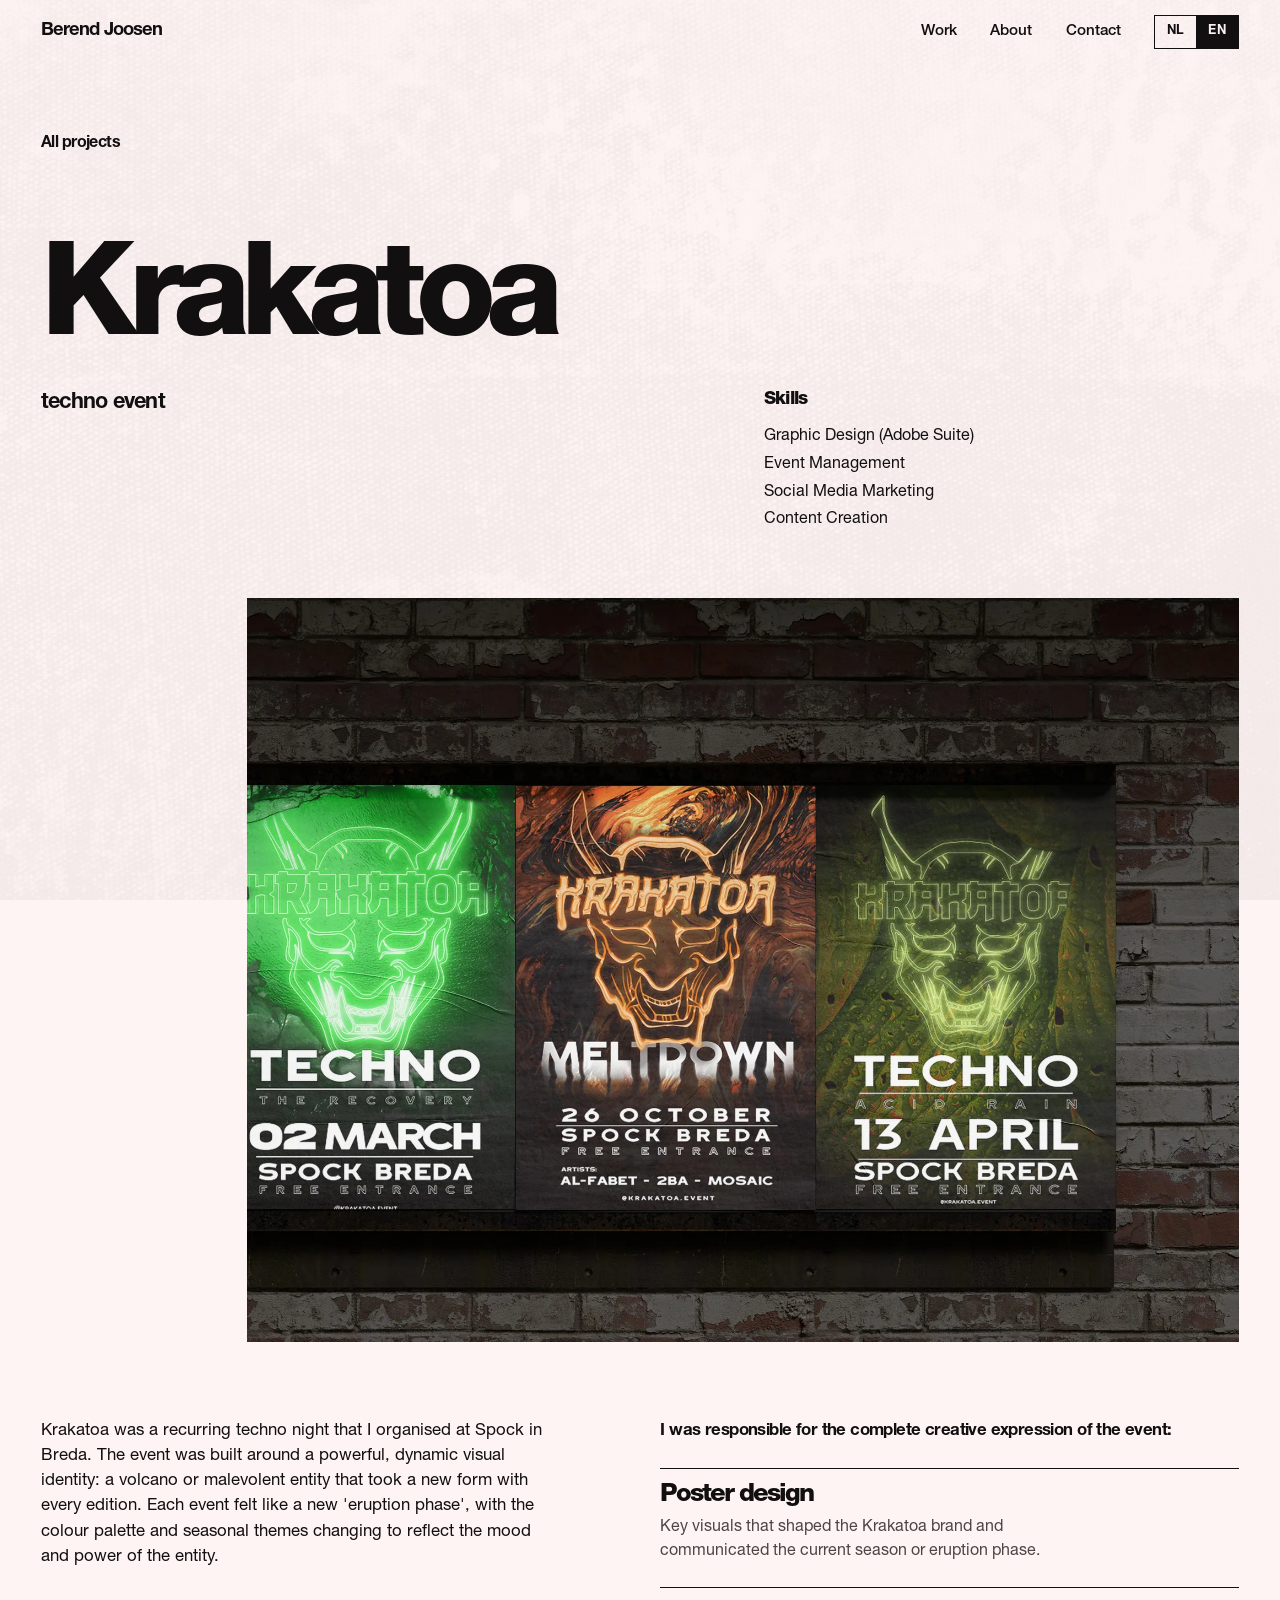
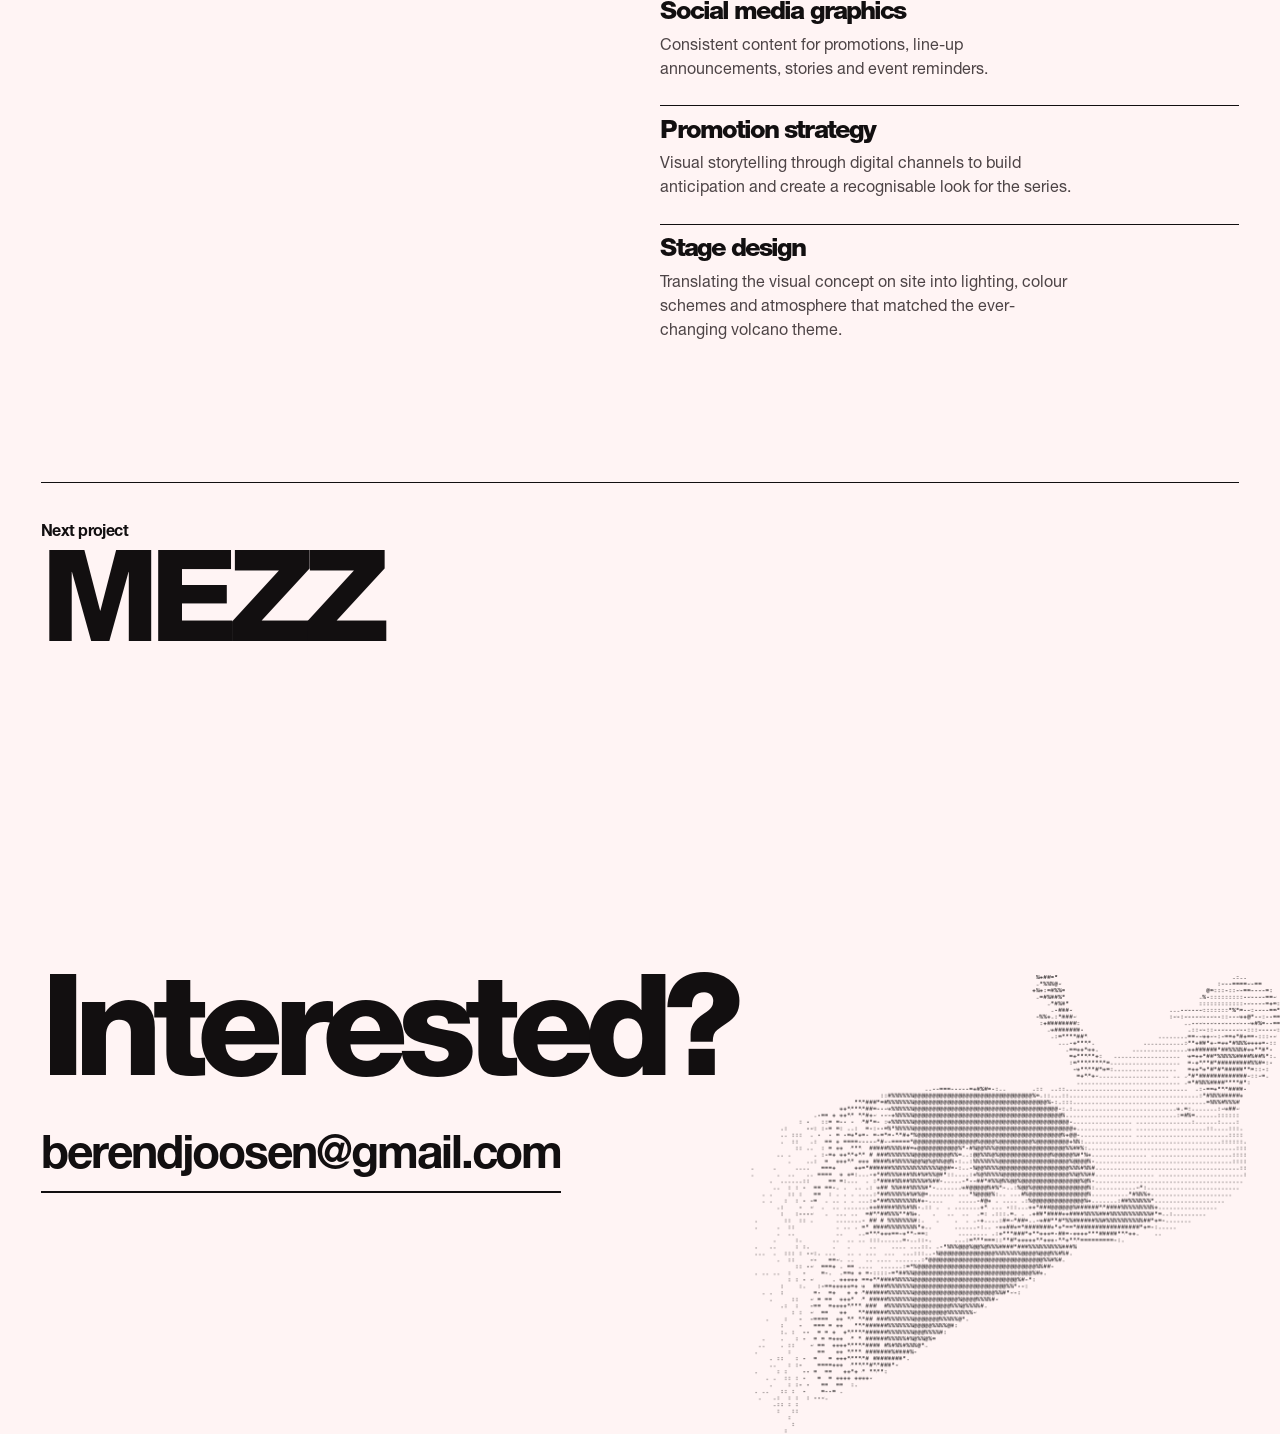
<file: portfolio/projects/krakatoa.html>
<!doctype html>
<html lang="nl">
<head>
  <meta charset="utf-8">
  <meta name="viewport" content="width=device-width, initial-scale=1">
  <title>Krakatoa techno evenement | Berend Joosen</title>
  <meta name="description" content="Krakatoa: een terugkerende technonacht bij Spock in Breda met een visuele identiteit die elke editie van vorm veranderde.">
  <meta name="theme-color" content="#fff4f4">
  <link rel="preload" href="../assets/fonts/helvetica-neue-heavy.woff2" as="font" type="font/woff2" crossorigin>
  <link rel="icon" href="data:,">
  <script>document.documentElement.classList.add("js");</script>
  <link rel="stylesheet" href="../css/styles.css">
</head>
<body>
  <a class="skip-link" href="#content" data-i18n="skipProject">Naar de inhoud</a>

  <header class="site-header">
    <a class="brand" href="../index.html" aria-label="Berend Joosen, naar de homepage" data-i18n-aria="brandHomeAria">Berend Joosen</a>
    <nav class="nav" aria-label="Hoofdmenu" data-i18n-aria="navAria">
      <a href="../index.html#werk" data-i18n="navWork">Werk</a>
      <a href="../index.html#over" data-i18n="navAbout">Over</a>
      <a href="#contact" data-i18n="navContact">Contact</a>
      <div class="lang" role="group" aria-label="Taal" data-i18n-aria="langAria">
        <button type="button" data-lang="nl" aria-pressed="true">NL</button>
        <button type="button" data-lang="en" aria-pressed="false">EN</button>
      </div>
    </nav>
  </header>

  <main id="content">
    <section class="p-head" aria-labelledby="p-title">
      <a class="p-back" href="../index.html#werk" data-i18n="back">Alle projecten</a>
      <h1 id="p-title" class="p-title">Krakatoa</h1>
      <div class="p-head-row">
        <p class="p-kind" data-i18n="t12">techno evenement</p>
        <div class="p-skills">
          <h2 class="p-skills-h" data-i18n="skills">Vaardigheden</h2>
          <ul><li>Graphic Design (Adobe Suite)</li><li>Event Management</li><li>Social Media Marketing</li><li>Content Creation</li></ul>
        </div>
      </div>
    </section>

    <div class="p-body">
      <div class="p-block reveal " style="--c:3 / 13;--a:start"><div class="p-photo"><img src="../assets/img/krakatoa-posters.webp" alt="Drie Krakatoa posters met een groene en oranje vulkaanentiteit, op een bakstenen muur" data-i18n-alt="t1" width="1800" height="1350" loading="lazy" decoding="async"></div></div>
      <div class="p-block reveal " style="--c:1 / 7;--a:start"><div class="p-text"><p data-i18n="t2">Krakatoa was een terugkerende technonacht die ik organiseerde bij Spock in Breda. Het evenement was opgebouwd rond een krachtige, dynamische visuele identiteit: een vulkaan of kwaadaardige entiteit die bij elke editie een nieuwe vorm aannam. Elk evenement voelde als een nieuwe &#x27;uitbarstingsfase&#x27;, waarbij het kleurenpalet en de seizoensgebonden thema&#x27;s veranderden om de stemming en kracht van de entiteit weer te geven.</p></div></div>
      <div class="p-block reveal " style="--c:7 / 13;--a:end"><p class="p-lead" data-i18n="t11">Ik was verantwoordelijk voor de volledige creatieve uiting van het evenement:</p><dl class="p-terms-dl"><div class="p-term"><dt><span data-i18n="t3">Posterontwerp</span></dt><dd><span data-i18n="t4">Key visuals die het Krakatoa-merk vormgaven en het huidige seizoen of de uitbarstingsfase communiceerden.</span></dd></div><div class="p-term"><dt><span data-i18n="t5">Socialmediagrafics</span></dt><dd><span data-i18n="t6">Consistente content voor promoties, line-upaankondigingen, stories en herinneringen aan het evenement.</span></dd></div><div class="p-term"><dt><span data-i18n="t7">Promotiestrategie</span></dt><dd><span data-i18n="t8">Visuele storytelling via digitale kanalen om verwachtingen op te bouwen en een herkenbare uitstraling voor de reeks te creëren.</span></dd></div><div class="p-term"><dt><span data-i18n="t9">Podiumontwerp</span></dt><dd><span data-i18n="t10">Het visuele concept op locatie vertalen naar verlichting, kleurenschema&#x27;s en sfeerelementen die aansloten bij het steeds veranderende vulkaanthema.</span></dd></div></dl></div>
    </div>

    <section class="p-next" aria-labelledby="next-h">
      <a class="p-next-link" href="mezz.html">
        <span id="next-h" class="p-next-label" data-i18n="next">Volgend project</span>
        <span class="p-next-name">MEZZ</span>
      </a>
    </section>

    <section class="p-contact" id="contact" aria-labelledby="contact-h">
      <div class="p-contact-stage">
        <div class="corner-figure" data-ascii-figure data-src="../assets/img/fall.webp" aria-hidden="true"><canvas></canvas></div>
        <div class="p-contact-copy">
          <h2 id="contact-h" class="p-contact-title" data-i18n="contactTitle">Interesse?</h2>
      <a class="p-contact-mail" href="mailto:berendjoosen@gmail.com">berendjoosen@gmail.com</a>
        </div>
      </div>
    </section>
  </main>

  <script>window.PAGE_COPY={"nl": {"title": "Krakatoa techno evenement | Berend Joosen", "t1": "Drie Krakatoa posters met een groene en oranje vulkaanentiteit, op een bakstenen muur", "t2": "Krakatoa was een terugkerende technonacht die ik organiseerde bij Spock in Breda. Het evenement was opgebouwd rond een krachtige, dynamische visuele identiteit: een vulkaan of kwaadaardige entiteit die bij elke editie een nieuwe vorm aannam. Elk evenement voelde als een nieuwe 'uitbarstingsfase', waarbij het kleurenpalet en de seizoensgebonden thema's veranderden om de stemming en kracht van de entiteit weer te geven.", "t3": "Posterontwerp", "t4": "Key visuals die het Krakatoa-merk vormgaven en het huidige seizoen of de uitbarstingsfase communiceerden.", "t5": "Socialmediagrafics", "t6": "Consistente content voor promoties, line-upaankondigingen, stories en herinneringen aan het evenement.", "t7": "Promotiestrategie", "t8": "Visuele storytelling via digitale kanalen om verwachtingen op te bouwen en een herkenbare uitstraling voor de reeks te creëren.", "t9": "Podiumontwerp", "t10": "Het visuele concept op locatie vertalen naar verlichting, kleurenschema's en sfeerelementen die aansloten bij het steeds veranderende vulkaanthema.", "t11": "Ik was verantwoordelijk voor de volledige creatieve uiting van het evenement:", "t12": "techno evenement"}, "en": {"title": "Krakatoa techno event | Berend Joosen", "t1": "Three Krakatoa posters with a green and orange volcano entity on a brick wall", "t2": "Krakatoa was a recurring techno night that I organised at Spock in Breda. The event was built around a powerful, dynamic visual identity: a volcano or malevolent entity that took a new form with every edition. Each event felt like a new 'eruption phase', with the colour palette and seasonal themes changing to reflect the mood and power of the entity.", "t3": "Poster design", "t4": "Key visuals that shaped the Krakatoa brand and communicated the current season or eruption phase.", "t5": "Social media graphics", "t6": "Consistent content for promotions, line-up announcements, stories and event reminders.", "t7": "Promotion strategy", "t8": "Visual storytelling through digital channels to build anticipation and create a recognisable look for the series.", "t9": "Stage design", "t10": "Translating the visual concept on site into lighting, colour schemes and atmosphere that matched the ever-changing volcano theme.", "t11": "I was responsible for the complete creative expression of the event:", "t12": "techno event"}};</script>
  <script src="../js/main.js"></script>
  <script src="../js/ascii-lib.js"></script>
  <script src="../js/ascii-figure.js"></script>
</body>
</html>
</file>
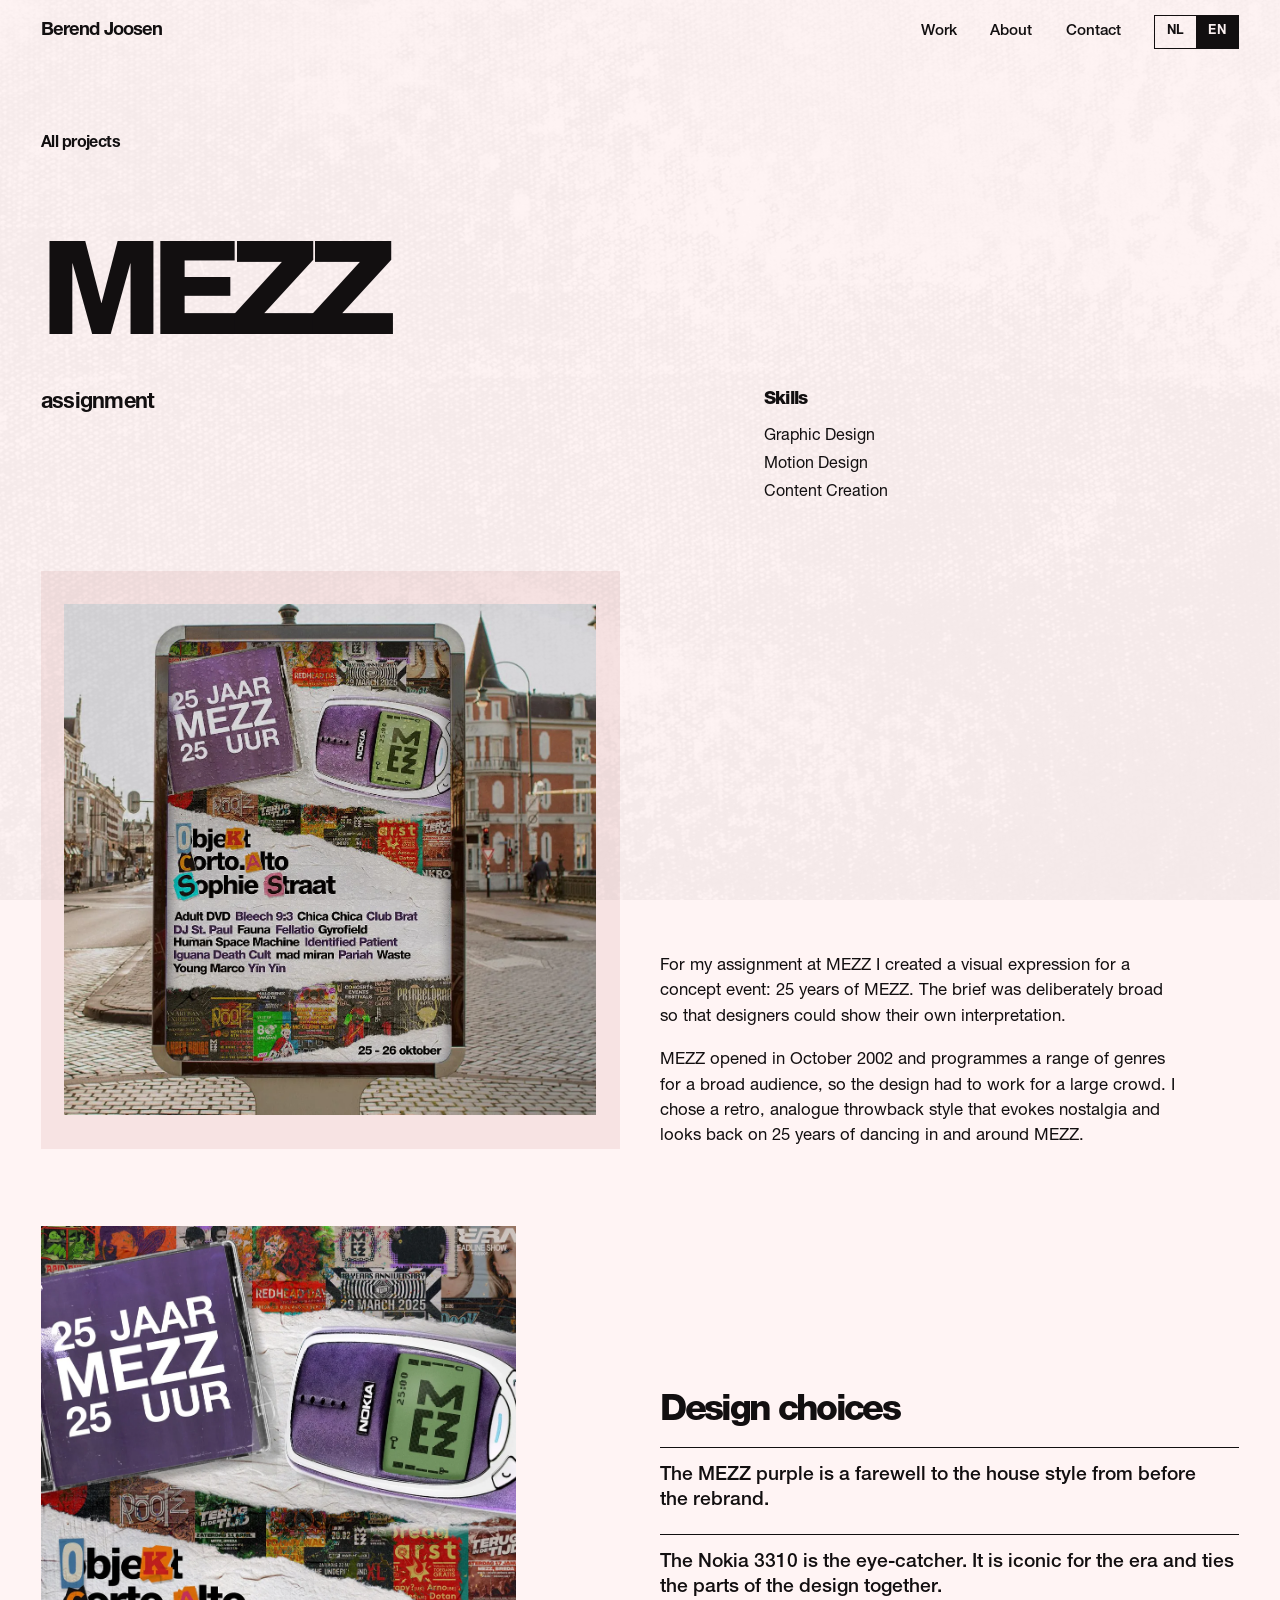
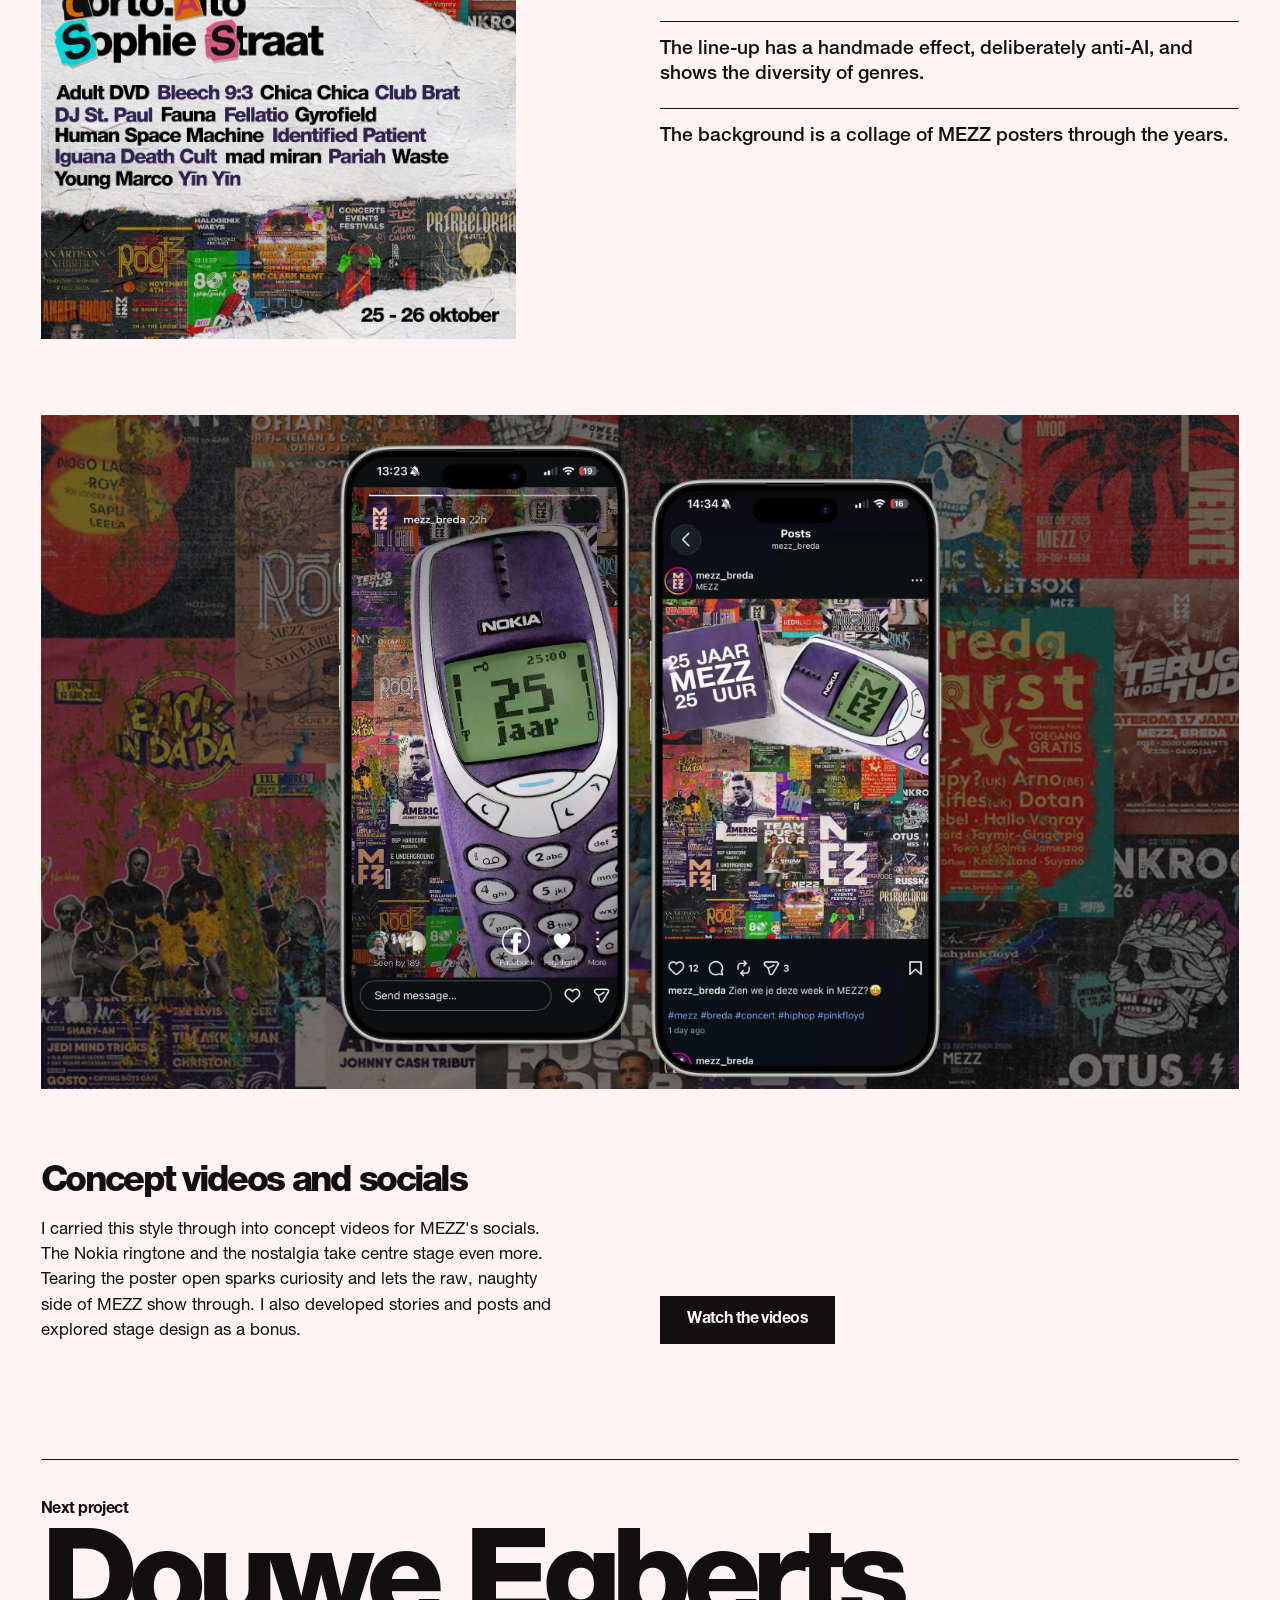
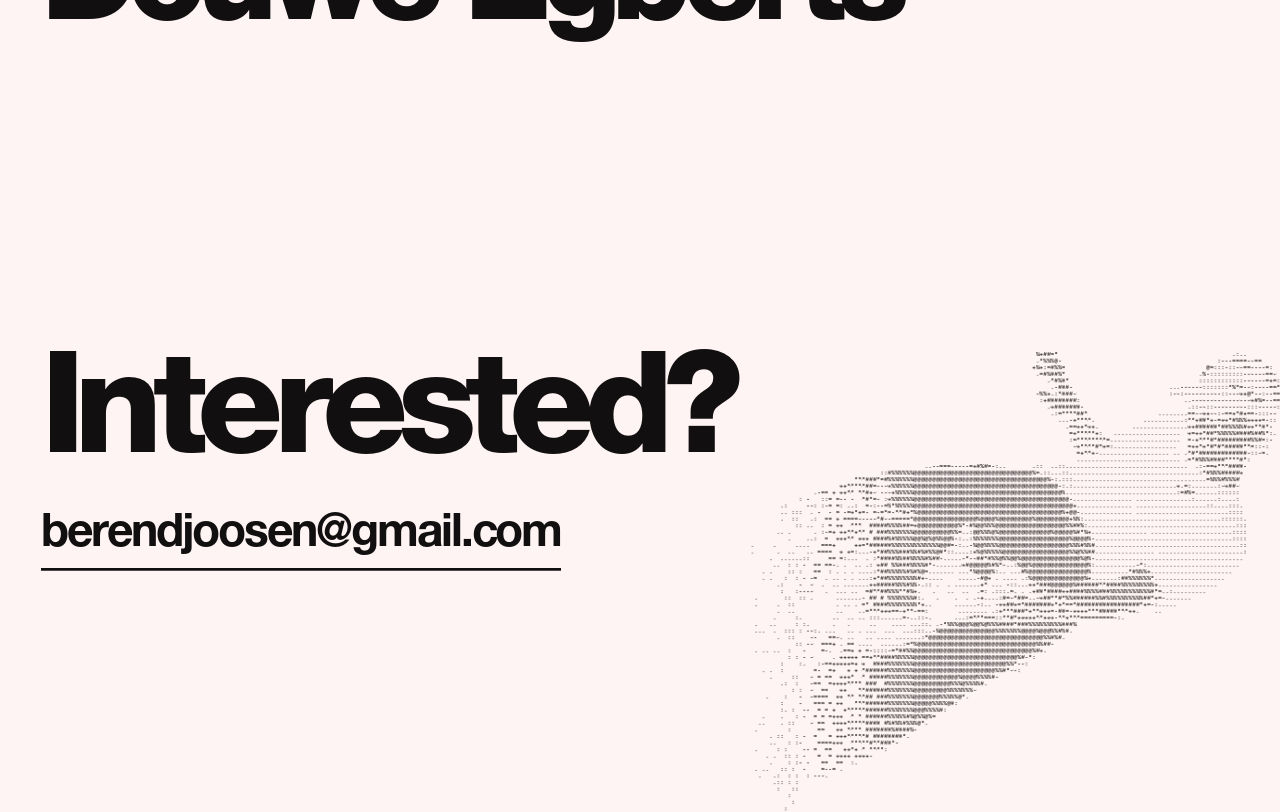
<file: portfolio/projects/mezz.html>
<!doctype html>
<html lang="nl">
<head>
  <meta charset="utf-8">
  <meta name="viewport" content="width=device-width, initial-scale=1">
  <title>MEZZ opdracht | Berend Joosen</title>
  <meta name="description" content="Conceptuiting voor 25 jaar MEZZ: een retro, analoge throwback met de Nokia 3310, een handgemaakte line-up en conceptvideo&#x27;s voor de socials.">
  <meta name="theme-color" content="#fff4f4">
  <link rel="preload" href="../assets/fonts/helvetica-neue-heavy.woff2" as="font" type="font/woff2" crossorigin>
  <link rel="icon" href="data:,">
  <script>document.documentElement.classList.add("js");</script>
  <link rel="stylesheet" href="../css/styles.css">
</head>
<body>
  <a class="skip-link" href="#content" data-i18n="skipProject">Naar de inhoud</a>

  <header class="site-header">
    <a class="brand" href="../index.html" aria-label="Berend Joosen, naar de homepage" data-i18n-aria="brandHomeAria">Berend Joosen</a>
    <nav class="nav" aria-label="Hoofdmenu" data-i18n-aria="navAria">
      <a href="../index.html#werk" data-i18n="navWork">Werk</a>
      <a href="../index.html#over" data-i18n="navAbout">Over</a>
      <a href="#contact" data-i18n="navContact">Contact</a>
      <div class="lang" role="group" aria-label="Taal" data-i18n-aria="langAria">
        <button type="button" data-lang="nl" aria-pressed="true">NL</button>
        <button type="button" data-lang="en" aria-pressed="false">EN</button>
      </div>
    </nav>
  </header>

  <main id="content">
    <section class="p-head" aria-labelledby="p-title">
      <a class="p-back" href="../index.html#werk" data-i18n="back">Alle projecten</a>
      <h1 id="p-title" class="p-title">MEZZ</h1>
      <div class="p-head-row">
        <p class="p-kind" data-i18n="t15">opdracht</p>
        <div class="p-skills">
          <h2 class="p-skills-h" data-i18n="skills">Vaardigheden</h2>
          <ul><li>Graphic Design</li><li>Motion Design</li><li>Content Creation</li></ul>
        </div>
      </div>
    </section>

    <div class="p-body">
      <div class="p-block reveal " style="--c:1 / 7;--a:start"><div class="p-panel tinted sq"><img src="../assets/img/mezz-street.webp" alt="Poster 25 jaar MEZZ op een reclamezuil in een straat" data-i18n-alt="t1" width="1237" height="1187" loading="lazy" decoding="async"></div></div>
      <div class="p-block reveal " style="--c:7 / 13;--a:end"><div class="p-text"><p data-i18n="t2">Voor mijn opdracht bij MEZZ maakte ik een visuele uiting voor een conceptevenement: 25 jaar MEZZ. De opdracht was bewust breed gehouden, zodat ontwerpers hun eigen interpretatie konden laten zien.</p><p data-i18n="t3">MEZZ opende in oktober 2002 en programmeert verschillende genres voor een brede doelgroep. Het ontwerp moest dus voor een groot publiek werken. Ik koos voor een retro, analoge throwback-stijl die nostalgie oproept en een terugblik geeft op 25 jaar dansen in en rondom MEZZ.</p></div></div>
      <div class="p-block reveal " style="--c:1 / 6;--a:start"><div class="p-photo"><img src="../assets/img/mezz-poster.webp" alt="Poster 25 jaar MEZZ met een Nokia 3310 en een handgemaakte line-up" data-i18n-alt="t8" width="1067" height="1600" loading="lazy" decoding="async"></div></div>
      <div class="p-block reveal " style="--c:7 / 13;--a:center"><h2 class="p-h" data-i18n="t9">Ontwerpkeuzes</h2><ul class="p-points"><li><span data-i18n="t4">Het MEZZ-paars is een afscheid van de huisstijl vóór de rebranding.</span></li><li><span data-i18n="t5">De Nokia 3310 is de eyecatcher. Hij is iconisch voor de tijdgeest en verbindt de onderdelen van de uiting.</span></li><li><span data-i18n="t6">De line-up heeft een handgemaakt effect, bewust anti-AI, en laat de diversiteit aan genres zien.</span></li><li><span data-i18n="t7">De achtergrond is een collage van MEZZ-posters door de jaren heen.</span></li></ul></div>
      <div class="p-block reveal " style="--c:1 / -1;--a:start"><div class="p-panel dark phones"><img class="bg" src="../assets/img/mezz-collage.webp" alt="" width="933" height="1400" loading="lazy" decoding="async"><img src="../assets/img/mezz-phone-story.webp" alt="MEZZ story met een Nokia 3310 en de tekst 25 jaar" data-i18n-alt="t10" width="809" height="1600" loading="lazy" decoding="async"><img src="../assets/img/mezz-phone-post.webp" alt="MEZZ Instagram post voor 25 jaar MEZZ" data-i18n-alt="t11" width="806" height="1600" loading="lazy" decoding="async"></div></div>
      <div class="p-block reveal " style="--c:1 / 7;--a:start"><h2 class="p-h" data-i18n="t12">Conceptvideo's en socials</h2><div class="p-text"><p data-i18n="t13">Ik trok deze stijl door in conceptvideo&#x27;s voor de socials van MEZZ. Daarin staan de Nokia-ringtone en de nostalgie nog prominenter in beeld. Het scheuren van de poster wekt nieuwsgierigheid en laat het ruwe en stoute van MEZZ doorschijnen. Daarnaast heb ik stories en posts uitgewerkt en stage design als bonus verkend.</p></div></div>
      <div class="p-block reveal " style="--c:7 / 13;--a:end"><a class="btn" href="https://www.youtube.com/playlist?list=PLZjFFhqk37GI" target="_blank" rel="noopener"><span data-i18n="t14">Bekijk de video&#x27;s</span></a></div>
    </div>

    <section class="p-next" aria-labelledby="next-h">
      <a class="p-next-link" href="douwe-egberts.html">
        <span id="next-h" class="p-next-label" data-i18n="next">Volgend project</span>
        <span class="p-next-name">Douwe Egberts</span>
      </a>
    </section>

    <section class="p-contact" id="contact" aria-labelledby="contact-h">
      <div class="p-contact-stage">
        <div class="corner-figure" data-ascii-figure data-src="../assets/img/fall.webp" aria-hidden="true"><canvas></canvas></div>
        <div class="p-contact-copy">
          <h2 id="contact-h" class="p-contact-title" data-i18n="contactTitle">Interesse?</h2>
      <a class="p-contact-mail" href="mailto:berendjoosen@gmail.com">berendjoosen@gmail.com</a>
        </div>
      </div>
    </section>
  </main>

  <script>window.PAGE_COPY={"nl": {"title": "MEZZ opdracht | Berend Joosen", "t1": "Poster 25 jaar MEZZ op een reclamezuil in een straat", "t2": "Voor mijn opdracht bij MEZZ maakte ik een visuele uiting voor een conceptevenement: 25 jaar MEZZ. De opdracht was bewust breed gehouden, zodat ontwerpers hun eigen interpretatie konden laten zien.", "t3": "MEZZ opende in oktober 2002 en programmeert verschillende genres voor een brede doelgroep. Het ontwerp moest dus voor een groot publiek werken. Ik koos voor een retro, analoge throwback-stijl die nostalgie oproept en een terugblik geeft op 25 jaar dansen in en rondom MEZZ.", "t4": "Het MEZZ-paars is een afscheid van de huisstijl vóór de rebranding.", "t5": "De Nokia 3310 is de eyecatcher. Hij is iconisch voor de tijdgeest en verbindt de onderdelen van de uiting.", "t6": "De line-up heeft een handgemaakt effect, bewust anti-AI, en laat de diversiteit aan genres zien.", "t7": "De achtergrond is een collage van MEZZ-posters door de jaren heen.", "t8": "Poster 25 jaar MEZZ met een Nokia 3310 en een handgemaakte line-up", "t9": "Ontwerpkeuzes", "t10": "MEZZ story met een Nokia 3310 en de tekst 25 jaar", "t11": "MEZZ Instagram post voor 25 jaar MEZZ", "t12": "Conceptvideo's en socials", "t13": "Ik trok deze stijl door in conceptvideo's voor de socials van MEZZ. Daarin staan de Nokia-ringtone en de nostalgie nog prominenter in beeld. Het scheuren van de poster wekt nieuwsgierigheid en laat het ruwe en stoute van MEZZ doorschijnen. Daarnaast heb ik stories en posts uitgewerkt en stage design als bonus verkend.", "t14": "Bekijk de video's", "t15": "opdracht"}, "en": {"title": "MEZZ assignment | Berend Joosen", "t1": "25 years of MEZZ poster on an advertising column in a street", "t2": "For my assignment at MEZZ I created a visual expression for a concept event: 25 years of MEZZ. The brief was deliberately broad so that designers could show their own interpretation.", "t3": "MEZZ opened in October 2002 and programmes a range of genres for a broad audience, so the design had to work for a large crowd. I chose a retro, analogue throwback style that evokes nostalgia and looks back on 25 years of dancing in and around MEZZ.", "t4": "The MEZZ purple is a farewell to the house style from before the rebrand.", "t5": "The Nokia 3310 is the eye-catcher. It is iconic for the era and ties the parts of the design together.", "t6": "The line-up has a handmade effect, deliberately anti-AI, and shows the diversity of genres.", "t7": "The background is a collage of MEZZ posters through the years.", "t8": "25 years of MEZZ poster with a Nokia 3310 and a handmade line-up", "t9": "Design choices", "t10": "MEZZ story with a Nokia 3310 and the text 25 years", "t11": "MEZZ Instagram post for 25 years of MEZZ", "t12": "Concept videos and socials", "t13": "I carried this style through into concept videos for MEZZ's socials. The Nokia ringtone and the nostalgia take centre stage even more. Tearing the poster open sparks curiosity and lets the raw, naughty side of MEZZ show through. I also developed stories and posts and explored stage design as a bonus.", "t14": "Watch the videos", "t15": "assignment"}};</script>
  <script src="../js/main.js"></script>
  <script src="../js/ascii-lib.js"></script>
  <script src="../js/ascii-figure.js"></script>
</body>
</html>
</file>
<file: css/styles.css>
/* Berend Joosen portfolio. Design tokens live in :root. */

/* Helvetica Neue LT W1G: 55 Roman, 65 Medium, 75 Bold, 85 Heavy */
@font-face {
  font-family: "Helvetica Neue Web";
  src: url("../assets/fonts/helvetica-neue-roman.woff2") format("woff2");
  font-weight: 400;
  font-display: swap;
}
@font-face {
  font-family: "Helvetica Neue Web";
  src: url("../assets/fonts/helvetica-neue-medium.woff2") format("woff2");
  font-weight: 500;
  font-display: swap;
}
@font-face {
  font-family: "Helvetica Neue Web";
  src: url("../assets/fonts/helvetica-neue-bold.woff2") format("woff2");
  font-weight: 700;
  font-display: swap;
}
@font-face {
  font-family: "Helvetica Neue Web";
  src: url("../assets/fonts/helvetica-neue-heavy.woff2") format("woff2");
  font-weight: 800;
  font-display: swap;
}

:root {
  /* color: pale pink paper + ink, no accent (taken from the PDF) */
  --paper: #fff4f4;
  --ink: #120f10;
  --ink-soft: #4d4446;
  --rule: rgb(18 15 16 / 0.85);
  --paper-deep: #f7e3e3;   /* tinted image panels */
  --media-bg: #120f10;     /* image panels stay dark in both themes */

  /* theme switches: grain blend, hero blend and how the ASCII canvases (drawn in ink) are shown */
  --grain-blend: normal;
  --grain-opacity: 0.045;
  --deck-blend: multiply;
  --ascii-filter: none;
  color-scheme: light;

  /* type */
  --font: "Helvetica Neue Web", "Helvetica Neue", Helvetica, Arial, sans-serif;
  --display-track: -0.075em;
  --bold-track: -0.035em;

  /* space */
  --gutter: clamp(1rem, 3.2vw, 3rem);
  --nav-h: 4rem;

  /* motion */
  --ease-out: cubic-bezier(0.23, 1, 0.32, 1);
}

/* ---------- dark theme: OS preference unless the visitor picked one ---------- */

:root[data-theme="dark"] {
  --paper: #120f10;
  --ink: #fff4f4;
  --ink-soft: #bfb3b5;
  --rule: rgb(255 244 244 / 0.85);
  --paper-deep: #241c1e;
  --media-bg: #1d1719;
  --grain-blend: normal;
  --grain-opacity: 0.03;
  --deck-blend: normal;
  --ascii-filter: invert(1);
  color-scheme: dark;
}

@media (prefers-color-scheme: dark) {
  :root:not([data-theme="light"]) {
    --paper: #120f10;
    --ink: #fff4f4;
    --ink-soft: #bfb3b5;
    --rule: rgb(255 244 244 / 0.85);
    --paper-deep: #241c1e;
    --media-bg: #1d1719;
    --grain-blend: normal;
    --grain-opacity: 0.03;
    --deck-blend: normal;
    --ascii-filter: invert(1);
    color-scheme: dark;
  }
}

/* the ASCII glyphs are baked in ink on a light paper fill; flip both with the theme
   (the hover morph on the portrait and work cards draws in the theme colours itself, so it needs no filter) */
.hero-deck canvas, .speaker canvas, .cup canvas, .lock canvas, .corner-figure canvas { filter: var(--ascii-filter); }
/* no-JS fallbacks are pre-rendered ASCII (assets/img/ascii), drawn in ink like the canvases */
.hero-deck noscript img, .speaker noscript img, .cup noscript img, .lock noscript img, .corner-figure noscript img { filter: var(--ascii-filter); }

*, *::before, *::after { box-sizing: border-box; }

html { scroll-behavior: smooth; -webkit-text-size-adjust: 100%; }

body {
  margin: 0;
  background: var(--paper);
  color: var(--ink);
  font-family: var(--font);
  font-size: 1rem;
  line-height: 1.5;
  -webkit-font-smoothing: antialiased;
  text-rendering: optimizeLegibility;
}

/* paper grain, fixed so it never repaints with scroll */
body::before {
  content: "";
  position: fixed;
  inset: 0;
  z-index: 60;
  pointer-events: none;
  background: url("../assets/img/paper.webp") center / cover no-repeat;
  mix-blend-mode: var(--grain-blend);
  opacity: var(--grain-opacity);
}

img { display: block; max-width: 100%; height: auto; }

a { color: inherit; text-underline-offset: 0.2em; }

::selection { background: var(--ink); color: var(--paper); }

:focus-visible { outline: 2px solid var(--ink); outline-offset: 3px; }

html { scrollbar-color: var(--ink) var(--paper); }

.skip-link {
  position: absolute;
  left: var(--gutter);
  top: 0;
  z-index: 80;
  padding: 0.5rem 0.9rem;
  background: var(--ink);
  color: var(--paper);
  transform: translateY(-120%);
}
.skip-link:focus { transform: none; }

/* ---------- header ---------- */

.site-header {
  position: fixed;
  inset: 0 0 auto 0;
  z-index: 50;
  height: var(--nav-h);
  padding-inline: var(--gutter);
  background: var(--paper);
  display: flex;
  align-items: center;
  justify-content: space-between;
  gap: 1rem;
}

.brand {
  font-weight: 700;
  letter-spacing: -0.05em;
  font-size: 1.15rem;
  text-decoration: none;
}

.nav {
  display: flex;
  align-items: center;
  gap: clamp(1rem, 2.6vw, 2.25rem);
  font-weight: 500;
  font-size: 0.95rem;
}

.nav a {
  text-decoration: none;
  background: linear-gradient(var(--ink), var(--ink)) left bottom / 0 1.5px no-repeat;
  padding-block: 0.25rem;
  transition: background-size 220ms var(--ease-out);
}

.theme-toggle {
  display: inline-grid;
  place-items: center;
  width: 2.6rem;
  height: 2rem;
  padding: 0;
  border: 1.5px solid var(--ink);
  background: transparent;
  color: var(--ink);
  cursor: pointer;
  transition: background-color 160ms ease, color 160ms ease, transform 160ms var(--ease-out);
}
.theme-toggle:active { transform: scale(0.97); }

.lang {
  display: inline-flex;
  border: 1.5px solid var(--ink);
}

.lang button {
  font: inherit;
  font-size: 0.8rem;
  font-weight: 700;
  letter-spacing: 0.04em;
  min-width: 2.6rem;
  min-height: 2rem;
  padding: 0 0.5rem;
  border: 0;
  background: transparent;
  color: var(--ink);
  cursor: pointer;
  transition: background-color 160ms ease, color 160ms ease, transform 160ms var(--ease-out);
}
.lang button[aria-pressed="true"] { background: var(--ink); color: var(--paper); }
.lang button:active { transform: scale(0.97); }

/* ---------- hero ---------- */

.hero {
  position: relative;
  min-height: 100dvh;
  overflow-x: clip;                  /* the decks hang below the fold, so no vertical clip */
  margin-bottom: clamp(9rem, 20vw, 20rem);   /* room for the part of the decks that scrolls into view */
  display: flex;
  align-items: flex-end;
  padding: calc(var(--nav-h) + 1rem) var(--gutter) calc(clamp(1.5rem, 4vh, 3rem) + 14dvh);   /* copy sits well above the fold */
}

.hero-deck {
  position: absolute;
  top: 58dvh;
  right: -5vw;
  width: 74vw;
  aspect-ratio: 524 / 232;
  max-width: none;
  mix-blend-mode: var(--deck-blend);
  pointer-events: none;
  transform: rotate(-9deg);
}

.hero.is-scratch { cursor: grab; }
.hero-deck canvas { position: absolute; inset: 0; width: 100%; height: 100%; }
.hero-deck noscript img, .hero-deck img { width: 100%; height: auto; }

.hero-copy {
  position: relative;
  z-index: 2;
  width: min(100%, 62vw);
}

.hero-kicker {
  margin: 0 0 0.4rem;
  font-weight: 700;
  font-size: clamp(0.95rem, 1.4vw, 1.25rem);
  letter-spacing: var(--bold-track);
}

.hero-title { margin: 0; font-weight: 800; }

.hero-big {
  display: block;
  font-size: clamp(4rem, 12.6vw, 15rem);
  line-height: 0.8;
  letter-spacing: var(--display-track);
  /* headroom so the intro's clip mask never shaves caps and ascenders;
     the negative margin pulls the layout back to the original spacing */
  padding-block: 0.17em 0.05em;
  margin-top: -0.11em;
  overflow: clip;
}

.word { display: inline-block; white-space: nowrap; }
.ch { display: inline-block; }

.hero-name {
  display: block;
  margin-top: 0.25rem;
  font-size: clamp(1.6rem, 4.6vw, 5.5rem);
  line-height: 0.9;
  letter-spacing: var(--display-track);
}

.hero-lede {
  max-width: 34ch;
  margin: clamp(1rem, 2.4vh, 1.75rem) 0 1.25rem;
  font-size: clamp(1rem, 1.25vw, 1.2rem);
  color: var(--ink-soft);
  text-wrap: balance;
}

/* ---------- button ---------- */

.btn {
  display: inline-flex;
  align-items: center;
  min-height: 3rem;
  padding: 0 1.6rem;
  background: var(--ink);
  color: var(--paper);
  border: 1.5px solid var(--ink);
  font-weight: 700;
  font-size: 1rem;
  letter-spacing: var(--bold-track);
  text-decoration: none;
  white-space: nowrap;
  transition: background-color 180ms ease, color 180ms ease, transform 160ms var(--ease-out);
}
.btn:active { transform: scale(0.97); }

@media (hover: hover) and (pointer: fine) {
  .nav a:hover { background-size: 100% 1.5px; }
  .btn:hover { background: transparent; color: var(--ink); }
  .theme-toggle:hover { background: color-mix(in srgb, var(--ink) 10%, transparent); }
  .lang button[aria-pressed="false"]:hover { background: color-mix(in srgb, var(--ink) 10%, transparent); }
}

/* ---------- intro motion (only when motion is allowed) ---------- */

@media (prefers-reduced-motion: no-preference) {
  .ch {
    animation: rise 760ms var(--ease-out) both;
    animation-delay: calc(var(--i, 0) * 45ms + 120ms);
  }
  .hero-kicker, .hero-name, .hero-lede, .btn {
    animation: fade-up 620ms var(--ease-out) both;
  }
  .hero-kicker { animation-delay: 60ms; }
  .hero-name { animation-delay: 560ms; }
  .hero-lede { animation-delay: 660ms; }
  .btn { animation-delay: 740ms; }

  .hero-deck { animation: ascii-in 1300ms var(--ease-out) 150ms both; }

  @keyframes rise { from { transform: translateY(105%); } }
  @keyframes fade-up { from { opacity: 0; transform: translateY(10px); } }
  @keyframes ascii-in { from { opacity: 0; translate: 5vw 0; } }
}

/* ---------- work overview ---------- */

.work {
  padding: clamp(5rem, 11vw, 10rem) var(--gutter) clamp(5rem, 10vw, 9rem);
  scroll-margin-top: var(--nav-h);
}

.work-grid {
  max-width: 1600px;
  margin-inline: auto;
  display: grid;
  grid-template-columns: minmax(0, 1fr);
  row-gap: clamp(3.5rem, 7vw, 7rem);
}

.work-title {
  margin: 0;
  font-weight: 800;
  font-size: clamp(4rem, 11vw, 12rem);
  line-height: 0.82;
  letter-spacing: var(--display-track);
}

.work-lede {
  max-width: 30ch;
  margin: clamp(1rem, 2vw, 1.75rem) 0 0;
  font-size: clamp(1rem, 1.25vw, 1.2rem);
  color: var(--ink-soft);
  text-wrap: balance;
}

/* tiles: no cards, the work sits straight on the paper */
.tile {
  display: block;
  color: inherit;
  text-decoration: none;
}

.tile-media {
  position: relative;
  overflow: clip;
  background: var(--media-bg);
}
.tile-media.tinted { background: var(--paper-deep); }
.ratio-43 { aspect-ratio: 4 / 3; }

.tile-media img {
  width: 100%;
  height: 100%;
  object-fit: cover;
  transition: transform 700ms var(--ease-out);
}
.tile-media img.contain { object-fit: contain; padding: 5%; }

.mosaic {
  aspect-ratio: 1;
  display: grid;
  grid-template-columns: 1fr 1fr;
  gap: 3px;
}

/* MEZZ: poster and two phones over the poster collage */
.mezz-stage { aspect-ratio: 16 / 10; }
.mezz-stage img { position: absolute; width: auto; max-width: none; transition: transform 700ms var(--ease-out); }
.mezz-stage .mz-bg { inset: 0; width: 100%; height: 100%; object-fit: cover; opacity: 0.5; }
.mezz-stage .mz-poster { left: 7%; top: 7%; height: 86%; box-shadow: 0 1.4rem 2.6rem rgb(0 0 0 / 0.5); }
.mezz-stage .mz-phone { height: 82%; }
.mezz-stage .mz-a { left: 41%; bottom: -8%; }
.mezz-stage .mz-b { right: 6%; top: 9%; }

.tile-meta { padding-top: 1rem; }

.tile-name {
  display: inline;
  margin: 0;
  font-weight: 800;
  font-size: clamp(1.9rem, 3.6vw, 3.8rem);
  line-height: 0.95;
  letter-spacing: var(--display-track);
  background: linear-gradient(var(--ink), var(--ink)) left 100% / 0 3px no-repeat;
  transition: background-size 320ms var(--ease-out);
  padding-bottom: 0.08em;
}

.tile-kind {
  margin: 0.2rem 0 0;
  font-weight: 700;
  letter-spacing: var(--bold-track);
  font-size: 1rem;
}

.tile-desc {
  margin: 0.35rem 0 0;
  max-width: 40ch;
  color: var(--ink-soft);
  font-size: 0.98rem;
  text-wrap: pretty;
}

.tile:focus-visible { outline-offset: 8px; }

/* desktop placement: staggered, asymmetric 12-column grid */
@media (min-width: 900px) {
  .work-grid { grid-template-columns: repeat(12, minmax(0, 1fr)); column-gap: var(--gutter); }
  .work-intro { grid-column: 8 / 13; grid-row: 1; align-self: start; }
  .t-jde      { grid-column: 1 / 8;  grid-row: 1 / 3; }
  .t-edufort  { grid-column: 8 / 13; grid-row: 2; }
  .t-comm     { grid-column: 1 / 6;  grid-row: 3; }
  .t-krak     { grid-column: 6 / 13; grid-row: 3; margin-top: clamp(2rem, 8vw, 8rem); }
  .t-mezz     { grid-column: 4 / 13; grid-row: 4; }
}

/* ASCII speaker: sits left of MEZZ; the notes canvas overhangs it (see BLEED in ascii-speaker.js) */
.speaker {
  position: relative;
  width: min(62vw, 300px);
  aspect-ratio: 516 / 812;
  pointer-events: none;
}
.speaker canvas { position: absolute; display: block; }
.spk-static, .spk-live { inset: 0; width: 100%; height: 100%; }
.spk-notes { left: -20%; width: 140%; top: -20%; height: 120%; }
.speaker noscript img { width: 100%; height: auto; }

@media (min-width: 900px) {
  .t-speaker { grid-column: 1 / 4; grid-row: 4; width: 100%; align-self: start; margin-top: clamp(1rem, 4vw, 5rem); }
}

@media (hover: hover) and (pointer: fine) {
  .tile:hover .tile-name, .tile:focus-visible .tile-name { background-size: 100% 3px; }
}

/* scroll reveal: content stays visible without JS or with reduced motion.
   The block is hidden until ascii-reveal.js has put its ASCII cover on, then it floats up
   (cover and all) while the ASCII resolves into the real content. */
@media (prefers-reduced-motion: no-preference) {
  .js .reveal:not(.in) { opacity: 0; transform: translateY(28px); }
  .js .reveal {
    transition: opacity 800ms var(--ease-out), transform 900ms var(--ease-out);
  }
}

/* ---------- project pages ---------- */

.p-head {
  max-width: 1600px;
  margin-inline: auto;
  padding: calc(var(--nav-h) + clamp(2rem, 5vw, 4rem)) var(--gutter) clamp(2.5rem, 5vw, 4.5rem);
}

.p-back {
  display: inline-block;
  margin-bottom: clamp(2.5rem, 7vw, 6rem);
  font-weight: 700;
  letter-spacing: var(--bold-track);
  text-decoration: none;
  background: linear-gradient(var(--ink), var(--ink)) left bottom / 0 1.5px no-repeat;
  padding-block: 0.25rem;
  transition: background-size 220ms var(--ease-out);
}

.p-title {
  margin: 0;
  font-weight: 800;
  font-size: clamp(3.2rem, 10.2vw, 12rem);
  line-height: 0.86;
  letter-spacing: var(--display-track);
  text-wrap: balance;
  overflow-wrap: anywhere;
}

.p-head-row { display: grid; gap: 1.75rem; margin-top: clamp(1rem, 2vw, 1.75rem); }

.p-kind {
  margin: 0;
  font-weight: 700;
  font-size: clamp(1.1rem, 1.7vw, 1.6rem);
  letter-spacing: var(--bold-track);
}

.p-skills-h { margin: 0 0 0.5rem; font-weight: 800; font-size: 1.15rem; letter-spacing: var(--bold-track); }
.p-skills ul { margin: 0; padding: 0; list-style: none; }
.p-skills li { padding: 0.12rem 0; }

.p-body {
  max-width: 1600px;
  margin-inline: auto;
  padding: 0 var(--gutter) clamp(4rem, 9vw, 8rem);
  display: grid;
  grid-template-columns: minmax(0, 1fr);
  row-gap: clamp(2.5rem, 6vw, 6rem);
}

.p-block img { width: 100%; height: auto; }

.p-text p {
  margin: 0 0 1.1em;
  max-width: 58ch;
  font-size: clamp(1.05rem, 1.3vw, 1.25rem);
  line-height: 1.5;
  text-wrap: pretty;
}
.p-text p:last-child { margin-bottom: 0; }

.p-h {
  margin: 0 0 1rem;
  font-weight: 800;
  font-size: clamp(1.7rem, 2.8vw, 2.8rem);
  line-height: 1;
  letter-spacing: var(--display-track);
}

/* image panels: images are placed per layout so they never depend on intrinsic size */
.p-panel { position: relative; overflow: clip; aspect-ratio: 16 / 9; background: var(--media-bg); }
.p-panel.tinted { background: var(--paper-deep); }
.p-panel img { position: absolute; width: auto; max-width: none; height: auto; }

.p-panel.duo img { top: 6%; height: 88%; }
.p-panel.duo img:first-child { left: 6%; }
.p-panel.duo img:last-child { right: 9%; }

.p-panel.devices img:first-child { left: 14%; top: 6%; height: 88%; }
.p-panel.devices img.small { right: 12%; bottom: 14%; height: 40%; }

.p-panel.solo img { left: 50%; top: 6%; height: 88%; transform: translateX(-50%); }

.p-panel.sq { aspect-ratio: 1; }
.p-panel.sq img { inset: 4%; width: 92%; height: 92%; object-fit: contain; }

.p-panel.phones img.bg { inset: 0; width: 100%; height: 100%; object-fit: cover; opacity: 0.45; }
.p-panel.phones img:not(.bg) { height: 92%; }
.p-panel.phones img:nth-child(2) { left: 24%; top: 4%; }
.p-panel.phones img:nth-child(3) { right: 24%; top: 9%; }

.p-photo img { display: block; }

.p-covers { display: grid; grid-template-columns: repeat(2, 1fr); gap: 3px; }
.p-covers img { width: 100%; height: 100%; aspect-ratio: 1; object-fit: cover; }
.p-covers img.tall { grid-row: span 2; aspect-ratio: auto; }

.p-terms { margin: 0; padding: 0; list-style: none; display: grid; gap: 0 var(--gutter); grid-template-columns: repeat(2, minmax(0, 1fr)); }
.p-terms li { border-top: 1.5px solid var(--ink); padding: 0.75rem 0 1.4rem; font-weight: 700; font-size: 1.15rem; letter-spacing: var(--bold-track); line-height: 1.25; }

.p-lead { margin: 0 0 1.5rem; font-size: clamp(1.05rem, 1.3vw, 1.25rem); font-weight: 700; letter-spacing: var(--bold-track); }
.p-terms-dl { margin: 0; display: grid; gap: 0; }
.p-term { border-top: 1.5px solid var(--ink); padding: 0.85rem 0 1.4rem; }
.p-term dt { font-weight: 800; font-size: clamp(1.35rem, 2vw, 1.9rem); letter-spacing: var(--display-track); line-height: 1; }
.p-term dd { margin: 0.5rem 0 0; max-width: 46ch; color: var(--ink-soft); }

.p-points { margin: 0; padding: 0; list-style: none; }
.p-points li { border-top: 1.5px solid var(--ink); padding: 1rem 0 1.25rem; font-size: clamp(1.1rem, 1.5vw, 1.45rem); font-weight: 500; line-height: 1.3; text-wrap: pretty; }

.p-next { max-width: 1600px; margin-inline: auto; padding: 0 var(--gutter); }
.p-next-link {
  display: block;
  border-top: 1.5px solid var(--ink);
  padding-block: clamp(1.5rem, 3vw, 2.5rem) clamp(1.5rem, 3vw, 2.5rem);
  text-decoration: none;
}
.p-next-label { display: block; margin-bottom: 0.6rem; font-weight: 700; letter-spacing: var(--bold-track); }
.p-next-name {
  display: inline;
  font-weight: 800;
  font-size: clamp(3rem, 10vw, 11rem);
  line-height: 0.95;
  letter-spacing: var(--display-track);
  background: linear-gradient(var(--ink), var(--ink)) left 100% / 0 0.07em no-repeat;
  transition: background-size 400ms var(--ease-out);
  padding-bottom: 0.06em;
}

/* ---------- about ---------- */

.about { padding: clamp(3rem, 8vw, 7rem) var(--gutter) clamp(4rem, 9vw, 8rem); scroll-margin-top: var(--nav-h); }
.about-grid { max-width: 1600px; margin-inline: auto; display: grid; grid-template-columns: minmax(0, 1fr); gap: clamp(1.5rem, 4vw, 3rem); }
.about-title { margin: 0; font-weight: 800; font-size: clamp(3.5rem, 11vw, 12rem); line-height: 0.85; letter-spacing: var(--display-track); }
.about-photo { margin: 0; width: min(68vw, 380px); }
.about-photo { position: relative; }
.about-photo img { width: 100%; height: auto; filter: grayscale(1) contrast(1.05); }
.about-photo canvas { position: absolute; inset: 0; width: 100%; height: 100%; display: block; pointer-events: none; }
.about-body p { margin: 0 0 1.1em; max-width: 58ch; font-size: clamp(1.05rem, 1.3vw, 1.25rem); line-height: 1.5; text-wrap: pretty; }
.about-body p:last-child { margin-bottom: 0; }
.about-body .about-lead { font-weight: 700; font-size: clamp(1.35rem, 2.1vw, 2rem); letter-spacing: var(--bold-track); line-height: 1.15; max-width: 30ch; }
.about-body .about-bejo { font-weight: 700; letter-spacing: var(--bold-track); }
@media (min-width: 900px) {
  .about-grid { grid-template-columns: repeat(12, minmax(0, 1fr)); column-gap: var(--gutter); row-gap: clamp(1rem, 2vw, 1.75rem); align-items: end; }
  .about-title { grid-column: 1 / 8; }
  .about-photo { grid-column: 8 / 13; grid-row: 1 / span 2; align-self: start; width: 100%; max-width: 560px; justify-self: end; }   /* up beside the title */
  .about-body { grid-column: 1 / 7; grid-row: 2; align-self: start; }   /* text hangs right under the title */
}

/* 404 */
.nf-lead { margin: clamp(1.25rem, 3vw, 2.5rem) 0 0.75rem; font-weight: 700; font-size: clamp(1.35rem, 2.1vw, 2rem); letter-spacing: var(--bold-track); }
.nf-text { margin: 0 0 1.75rem; max-width: 46ch; color: var(--ink-soft); }

/* contact: copy on the left, the ASCII figure lying flush in the bottom-right corner of the page */
.p-contact { position: relative; overflow: clip; scroll-margin-top: var(--nav-h); }
.p-contact-stage {
  max-width: 1600px;
  margin-inline: auto;
  min-height: 80svh;
  padding: clamp(2rem, 5vw, 4rem) var(--gutter) calc(clamp(4rem, 9vw, 8rem) + 14vh);
  display: flex;
  flex-direction: column;
  justify-content: flex-end;
}
.p-contact-copy { position: relative; z-index: 2; }
.corner-figure {
  position: absolute;
  right: 0;
  bottom: 0;
  width: clamp(260px, 80vw, 520px);
  aspect-ratio: 1006 / 823;
  pointer-events: none;
}
.corner-figure canvas { position: absolute; inset: 0; display: block; width: 100%; height: 100%; }
.corner-figure noscript img { position: absolute; inset: 0; width: 100%; height: 100%; }
@media (min-width: 900px) { .corner-figure { width: clamp(340px, 44vw, 760px); } }
@media (max-width: 899px) {
  /* copy first, the figure lies below it in the corner */
  .p-contact-stage { min-height: 0; padding-top: clamp(1rem, 4vw, 2rem); padding-bottom: calc(clamp(260px, 80vw, 520px) * 0.82 + 1.5rem); }
}

.p-contact-title { margin: 0; font-weight: 800; font-size: clamp(3.5rem, 11vw, 12rem); line-height: 0.85; letter-spacing: var(--display-track); }
.p-contact-mail {
  display: inline-block;
  margin-top: 1.25rem;
  font-weight: 700;
  font-size: clamp(1.3rem, 3.6vw, 3.6rem);
  letter-spacing: -0.045em;
  text-decoration: none;
  background: linear-gradient(var(--ink), var(--ink)) left 100% / 100% 0.06em no-repeat;
  transition: background-size 300ms var(--ease-out);
  overflow-wrap: anywhere;
}

/* ASCII coffee cup: steam rises into the top part of the box */
.cup { position: relative; width: min(100%, 520px); aspect-ratio: 1730 / 1899; pointer-events: none; }
.cup canvas { position: absolute; inset: 0; display: block; width: 100%; height: 100%; }
.cup noscript img { width: 100%; height: auto; }

/* ASCII padlock: the shackle lifts into the headroom at the top of the box */
.lock { position: relative; width: min(70vw, 380px); aspect-ratio: 432 / 607; pointer-events: none; }
.lock canvas { position: absolute; inset: 0; display: block; width: 100%; height: 100%; }
.lock noscript img { width: 100%; height: auto; }

@media (min-width: 600px) { .p-covers { grid-template-columns: repeat(4, 1fr); } }

@media (min-width: 900px) {
  .p-head-row { grid-template-columns: repeat(12, minmax(0, 1fr)); column-gap: var(--gutter); align-items: start; }
  .p-kind { grid-column: 1 / 7; }
  .p-skills { grid-column: 8 / 13; }
  .p-body { grid-template-columns: repeat(12, minmax(0, 1fr)); column-gap: var(--gutter); }
  .p-block { grid-column: var(--c); align-self: var(--a); }
}

@media (hover: hover) and (pointer: fine) {
  .p-back:hover, .p-next-link:hover .p-next-name { background-size: 100% 1.5px; }
  .p-next-link:hover .p-next-name { background-size: 100% 0.07em; }
  .p-contact-mail:hover { background-size: 0 0.06em; }
}

/* ---------- small screens ---------- */

@media (max-width: 760px) {
  .nav a { display: none; }
  /* phone hero: copy at the top, the tilted decks right under it, About peeking in below */
  .hero { flex-direction: column; align-items: stretch; justify-content: flex-start; min-height: 0; padding-bottom: 1rem; margin-bottom: 3.5rem; }
  .hero-copy { order: 1; width: 100%; }
  .hero-deck { order: 2; position: relative; top: auto; right: auto; align-self: flex-start; width: 130vw; margin: clamp(2rem, 8vw, 3rem) 0 0 2vw; }   /* bigger, pushed right: about 3/4 shows, the rest runs off the right edge */
  .hero-big { font-size: clamp(3.6rem, 20.5vw, 9rem); }
  .hero-name { font-size: clamp(1.7rem, 9vw, 3.4rem); }
  .hero-lede { max-width: 26ch; }
  .p-panel { aspect-ratio: 4 / 3; }
  .p-panel.sq { aspect-ratio: 1; }
  .p-panel.duo img { top: 19%; height: 62%; }
  .p-panel.duo img:first-child { left: 5%; }
  .p-panel.duo img:last-child { right: 7%; }
  .p-panel.devices img:first-child { left: 4%; top: 10%; height: 80%; }
  .p-panel.devices img.small { right: 4%; bottom: 12%; height: 34%; }
  .p-panel.solo img { top: 10%; height: 80%; }
  .p-panel.phones img:not(.bg) { height: 90%; }
  .p-panel.phones img:nth-child(2) { left: 14%; }
  .p-panel.phones img:nth-child(3) { right: 14%; }
  .mezz-stage { aspect-ratio: 4 / 5; }
  .mezz-stage .mz-poster { left: 5%; top: 5%; height: 52%; }
  .mezz-stage .mz-phone { height: 58%; }
  .mezz-stage .mz-a { left: 8%; bottom: -6%; }
  .mezz-stage .mz-b { right: 6%; top: auto; bottom: -6%; }
}
</file>
<file: portfolio/css/styles.css>
/* Berend Joosen portfolio. Design tokens live in :root. */

/* Helvetica Neue LT W1G: 55 Roman, 65 Medium, 75 Bold, 85 Heavy */
@font-face {
  font-family: "Helvetica Neue Web";
  src: url("../assets/fonts/helvetica-neue-roman.woff2") format("woff2");
  font-weight: 400;
  font-display: swap;
}
@font-face {
  font-family: "Helvetica Neue Web";
  src: url("../assets/fonts/helvetica-neue-medium.woff2") format("woff2");
  font-weight: 500;
  font-display: swap;
}
@font-face {
  font-family: "Helvetica Neue Web";
  src: url("../assets/fonts/helvetica-neue-bold.woff2") format("woff2");
  font-weight: 700;
  font-display: swap;
}
@font-face {
  font-family: "Helvetica Neue Web";
  src: url("../assets/fonts/helvetica-neue-heavy.woff2") format("woff2");
  font-weight: 800;
  font-display: swap;
}

:root {
  /* color: pale pink paper + ink, no accent (taken from the PDF) */
  --paper: #fff4f4;
  --ink: #120f10;
  --ink-soft: #4d4446;
  --rule: rgb(18 15 16 / 0.85);

  /* type */
  --font: "Helvetica Neue Web", "Helvetica Neue", Helvetica, Arial, sans-serif;
  --display-track: -0.075em;
  --bold-track: -0.035em;

  /* space */
  --gutter: clamp(1rem, 3.2vw, 3rem);
  --nav-h: 4rem;

  /* motion */
  --ease-out: cubic-bezier(0.23, 1, 0.32, 1);
}

*, *::before, *::after { box-sizing: border-box; }

html { scroll-behavior: smooth; -webkit-text-size-adjust: 100%; }

body {
  margin: 0;
  background: var(--paper);
  color: var(--ink);
  font-family: var(--font);
  font-size: 1rem;
  line-height: 1.5;
  -webkit-font-smoothing: antialiased;
  text-rendering: optimizeLegibility;
}

/* paper grain, fixed so it never repaints with scroll */
body::before {
  content: "";
  position: fixed;
  inset: 0;
  z-index: 60;
  pointer-events: none;
  background: url("../assets/img/paper.webp") center / cover no-repeat;
  mix-blend-mode: multiply;
  opacity: 0.045;
}

img { display: block; max-width: 100%; height: auto; }

a { color: inherit; text-underline-offset: 0.2em; }

::selection { background: var(--ink); color: var(--paper); }

:focus-visible { outline: 2px solid var(--ink); outline-offset: 3px; }

html { scrollbar-color: var(--ink) var(--paper); }

.skip-link {
  position: absolute;
  left: var(--gutter);
  top: 0;
  z-index: 80;
  padding: 0.5rem 0.9rem;
  background: var(--ink);
  color: var(--paper);
  transform: translateY(-120%);
}
.skip-link:focus { transform: none; }

/* ---------- header ---------- */

.site-header {
  position: fixed;
  inset: 0 0 auto 0;
  z-index: 50;
  height: var(--nav-h);
  padding-inline: var(--gutter);
  background: var(--paper);
  display: flex;
  align-items: center;
  justify-content: space-between;
  gap: 1rem;
}

.brand {
  font-weight: 700;
  letter-spacing: -0.05em;
  font-size: 1.15rem;
  text-decoration: none;
}

.nav {
  display: flex;
  align-items: center;
  gap: clamp(1rem, 2.6vw, 2.25rem);
  font-weight: 500;
  font-size: 0.95rem;
}

.nav a {
  text-decoration: none;
  background: linear-gradient(var(--ink), var(--ink)) left bottom / 0 1.5px no-repeat;
  padding-block: 0.25rem;
  transition: background-size 220ms var(--ease-out);
}

.lang {
  display: inline-flex;
  border: 1.5px solid var(--ink);
}

.lang button {
  font: inherit;
  font-size: 0.8rem;
  font-weight: 700;
  letter-spacing: 0.04em;
  min-width: 2.6rem;
  min-height: 2rem;
  padding: 0 0.5rem;
  border: 0;
  background: transparent;
  color: var(--ink);
  cursor: pointer;
  transition: background-color 160ms ease, color 160ms ease, transform 160ms var(--ease-out);
}
.lang button[aria-pressed="true"] { background: var(--ink); color: var(--paper); }
.lang button:active { transform: scale(0.97); }

/* ---------- hero ---------- */

.hero {
  --px: 0;
  --py: 0;
  position: relative;
  min-height: 100dvh;
  overflow: clip;
  display: flex;
  align-items: flex-end;
  padding: calc(var(--nav-h) + 1rem) var(--gutter) clamp(1.5rem, 4vh, 3rem);
}

.hero-deck {
  position: absolute;
  top: calc(var(--nav-h) + 1.5vh);
  right: -5vw;
  width: 64vw;
  aspect-ratio: 524 / 232;
  max-width: none;
  mix-blend-mode: multiply;
  pointer-events: none;
  transform: translate3d(calc(var(--px) * 18px), calc(var(--py) * 12px), 0);
}

.hero.is-scratch { cursor: grab; }
.hero-deck canvas { position: absolute; inset: 0; width: 100%; height: 100%; }
.hero-deck noscript img, .hero-deck img { width: 100%; height: auto; }

.hero-portrait {
  position: absolute;
  right: clamp(0.5rem, 5vw, 6rem);
  bottom: 0;
  height: min(86dvh, 62vw);
  width: auto;
  max-width: none;
  pointer-events: none;
  filter: grayscale(1) contrast(1.05);
  transform: translate3d(calc(var(--px) * -10px), calc(var(--py) * -6px), 0);
}

.hero-copy {
  position: relative;
  z-index: 2;
  width: min(100%, 62vw);
}

.hero-kicker {
  margin: 0 0 0.4rem;
  font-weight: 700;
  font-size: clamp(0.95rem, 1.4vw, 1.25rem);
  letter-spacing: var(--bold-track);
}

.hero-title { margin: 0; font-weight: 800; }

.hero-big {
  display: block;
  font-size: clamp(4rem, 12.6vw, 15rem);
  line-height: 0.8;
  letter-spacing: var(--display-track);
  /* headroom so the intro's clip mask never shaves caps and ascenders;
     the negative margin pulls the layout back to the original spacing */
  padding-block: 0.17em 0.05em;
  margin-top: -0.11em;
  overflow: clip;
}

.word { display: inline-block; white-space: nowrap; }
.ch { display: inline-block; }

.hero-name {
  display: block;
  margin-top: 0.25rem;
  font-size: clamp(1.6rem, 4.6vw, 5.5rem);
  line-height: 0.9;
  letter-spacing: var(--display-track);
}

.hero-lede {
  max-width: 34ch;
  margin: clamp(1rem, 2.4vh, 1.75rem) 0 1.25rem;
  font-size: clamp(1rem, 1.25vw, 1.2rem);
  color: var(--ink-soft);
  text-wrap: balance;
}

/* ---------- button ---------- */

.btn {
  display: inline-flex;
  align-items: center;
  min-height: 3rem;
  padding: 0 1.6rem;
  background: var(--ink);
  color: var(--paper);
  border: 1.5px solid var(--ink);
  font-weight: 700;
  font-size: 1rem;
  letter-spacing: var(--bold-track);
  text-decoration: none;
  white-space: nowrap;
  transition: background-color 180ms ease, color 180ms ease, transform 160ms var(--ease-out);
}
.btn:active { transform: scale(0.97); }

@media (hover: hover) and (pointer: fine) {
  .nav a:hover { background-size: 100% 1.5px; }
  .btn:hover { background: transparent; color: var(--ink); }
  .lang button[aria-pressed="false"]:hover { background: rgb(18 15 16 / 0.1); }
}

/* ---------- intro motion (only when motion is allowed) ---------- */

@media (prefers-reduced-motion: no-preference) {
  .ch {
    animation: rise 760ms var(--ease-out) both;
    animation-delay: calc(var(--i, 0) * 45ms + 120ms);
  }
  .hero-kicker, .hero-name, .hero-lede, .btn {
    animation: fade-up 620ms var(--ease-out) both;
  }
  .hero-kicker { animation-delay: 60ms; }
  .hero-name { animation-delay: 560ms; }
  .hero-lede { animation-delay: 660ms; }
  .btn { animation-delay: 740ms; }

  .hero-deck { animation: ascii-in 1300ms var(--ease-out) 150ms both; }
  .hero-portrait { animation: portrait-in 950ms var(--ease-out) 250ms both; }

  @keyframes rise { from { transform: translateY(105%); } }
  @keyframes fade-up { from { opacity: 0; transform: translateY(10px); } }
  @keyframes ascii-in { from { opacity: 0; translate: 5vw 0; } }
  @keyframes portrait-in { from { opacity: 0; translate: 0 5%; } }
}

/* ---------- work overview ---------- */

:root { --paper-deep: #f7e3e3; }

.work {
  padding: clamp(5rem, 11vw, 10rem) var(--gutter) clamp(5rem, 10vw, 9rem);
  scroll-margin-top: var(--nav-h);
}

.work-grid {
  max-width: 1600px;
  margin-inline: auto;
  display: grid;
  grid-template-columns: minmax(0, 1fr);
  row-gap: clamp(3.5rem, 7vw, 7rem);
}

.work-title {
  margin: 0;
  font-weight: 800;
  font-size: clamp(4rem, 11vw, 12rem);
  line-height: 0.82;
  letter-spacing: var(--display-track);
}

.work-lede {
  max-width: 30ch;
  margin: clamp(1rem, 2vw, 1.75rem) 0 0;
  font-size: clamp(1rem, 1.25vw, 1.2rem);
  color: var(--ink-soft);
  text-wrap: balance;
}

/* tiles: no cards, the work sits straight on the paper */
.tile {
  display: block;
  color: inherit;
  text-decoration: none;
}

.tile-media {
  position: relative;
  overflow: clip;
  background: var(--ink);
}
.tile-media.tinted { background: var(--paper-deep); }
.ratio-43 { aspect-ratio: 4 / 3; }

.tile-media img {
  width: 100%;
  height: 100%;
  object-fit: cover;
  transition: transform 700ms var(--ease-out);
}
.tile-media img.contain { object-fit: contain; padding: 5%; }

.mosaic {
  aspect-ratio: 1;
  display: grid;
  grid-template-columns: 1fr 1fr;
  gap: 3px;
}

/* MEZZ: poster and two phones over the poster collage */
.mezz-stage { aspect-ratio: 16 / 10; }
.mezz-stage img { position: absolute; width: auto; max-width: none; transition: transform 700ms var(--ease-out); }
.mezz-stage .mz-bg { inset: 0; width: 100%; height: 100%; object-fit: cover; opacity: 0.5; }
.mezz-stage .mz-poster { left: 7%; top: 7%; height: 86%; box-shadow: 0 1.4rem 2.6rem rgb(0 0 0 / 0.5); }
.mezz-stage .mz-phone { height: 82%; }
.mezz-stage .mz-a { left: 41%; bottom: -8%; }
.mezz-stage .mz-b { right: 6%; top: 9%; }

.tile-meta { padding-top: 1rem; }

.tile-name {
  display: inline;
  margin: 0;
  font-weight: 800;
  font-size: clamp(1.9rem, 3.6vw, 3.8rem);
  line-height: 0.95;
  letter-spacing: var(--display-track);
  background: linear-gradient(var(--ink), var(--ink)) left 100% / 0 3px no-repeat;
  transition: background-size 320ms var(--ease-out);
  padding-bottom: 0.08em;
}

.tile-kind {
  margin: 0.2rem 0 0;
  font-weight: 700;
  letter-spacing: var(--bold-track);
  font-size: 1rem;
}

.tile-desc {
  margin: 0.35rem 0 0;
  max-width: 40ch;
  color: var(--ink-soft);
  font-size: 0.98rem;
  text-wrap: pretty;
}

.tile:focus-visible { outline-offset: 8px; }

/* desktop placement: staggered, asymmetric 12-column grid */
@media (min-width: 900px) {
  .work-grid { grid-template-columns: repeat(12, minmax(0, 1fr)); column-gap: var(--gutter); }
  .work-intro { grid-column: 8 / 13; grid-row: 1; align-self: start; }
  .t-jde      { grid-column: 1 / 8;  grid-row: 1 / 3; }
  .t-edufort  { grid-column: 8 / 13; grid-row: 2; }
  .t-comm     { grid-column: 1 / 6;  grid-row: 3; }
  .t-krak     { grid-column: 6 / 13; grid-row: 3; margin-top: clamp(2rem, 8vw, 8rem); }
  .t-mezz     { grid-column: 4 / 13; grid-row: 4; }
}

/* ASCII speaker: sits left of MEZZ; the notes canvas overhangs it (see BLEED in ascii-speaker.js) */
.speaker {
  position: relative;
  width: min(62vw, 300px);
  aspect-ratio: 516 / 812;
  pointer-events: none;
}
.speaker canvas { position: absolute; display: block; }
.spk-static, .spk-live { inset: 0; width: 100%; height: 100%; }
.spk-notes { left: -20%; width: 140%; top: -20%; height: 120%; }
.speaker noscript img { width: 100%; height: auto; }

@media (min-width: 900px) {
  .t-speaker { grid-column: 1 / 4; grid-row: 4; width: 100%; align-self: start; margin-top: clamp(1rem, 4vw, 5rem); }
}

@media (hover: hover) and (pointer: fine) {
  .tile:hover .tile-media img:not(.mz-bg) { transform: scale(1.035); }
  .tile:hover .mezz-stage .mz-bg { transform: scale(1.035); }
  .tile:hover .tile-name, .tile:focus-visible .tile-name { background-size: 100% 3px; }
}

/* scroll reveal: content stays visible without JS or with reduced motion */
@media (prefers-reduced-motion: no-preference) {
  .js .reveal:not(.in) { opacity: 0; transform: translateY(28px); }
  .js .reveal {
    transition: opacity 700ms var(--ease-out), transform 700ms var(--ease-out);
  }
}

/* ---------- project pages ---------- */

.p-head {
  max-width: 1600px;
  margin-inline: auto;
  padding: calc(var(--nav-h) + clamp(2rem, 5vw, 4rem)) var(--gutter) clamp(2.5rem, 5vw, 4.5rem);
}

.p-back {
  display: inline-block;
  margin-bottom: clamp(2.5rem, 7vw, 6rem);
  font-weight: 700;
  letter-spacing: var(--bold-track);
  text-decoration: none;
  background: linear-gradient(var(--ink), var(--ink)) left bottom / 0 1.5px no-repeat;
  padding-block: 0.25rem;
  transition: background-size 220ms var(--ease-out);
}

.p-title {
  margin: 0;
  font-weight: 800;
  font-size: clamp(3.2rem, 10.2vw, 12rem);
  line-height: 0.86;
  letter-spacing: var(--display-track);
  text-wrap: balance;
  overflow-wrap: anywhere;
}

.p-head-row { display: grid; gap: 1.75rem; margin-top: clamp(1rem, 2vw, 1.75rem); }

.p-kind {
  margin: 0;
  font-weight: 700;
  font-size: clamp(1.1rem, 1.7vw, 1.6rem);
  letter-spacing: var(--bold-track);
}

.p-skills-h { margin: 0 0 0.5rem; font-weight: 800; font-size: 1.15rem; letter-spacing: var(--bold-track); }
.p-skills ul { margin: 0; padding: 0; list-style: none; }
.p-skills li { padding: 0.12rem 0; }

.p-body {
  max-width: 1600px;
  margin-inline: auto;
  padding: 0 var(--gutter) clamp(4rem, 9vw, 8rem);
  display: grid;
  grid-template-columns: minmax(0, 1fr);
  row-gap: clamp(2.5rem, 6vw, 6rem);
}

.p-block img { width: 100%; height: auto; }

.p-text p {
  margin: 0 0 1.1em;
  max-width: 58ch;
  font-size: clamp(1.05rem, 1.3vw, 1.25rem);
  line-height: 1.5;
  text-wrap: pretty;
}
.p-text p:last-child { margin-bottom: 0; }

.p-h {
  margin: 0 0 1rem;
  font-weight: 800;
  font-size: clamp(1.7rem, 2.8vw, 2.8rem);
  line-height: 1;
  letter-spacing: var(--display-track);
}

/* image panels: images are placed per layout so they never depend on intrinsic size */
.p-panel { position: relative; overflow: clip; aspect-ratio: 16 / 9; background: var(--ink); }
.p-panel.tinted { background: var(--paper-deep); }
.p-panel img { position: absolute; width: auto; max-width: none; height: auto; }

.p-panel.duo img { top: 6%; height: 88%; }
.p-panel.duo img:first-child { left: 6%; }
.p-panel.duo img:last-child { right: 9%; }

.p-panel.devices img:first-child { left: 14%; top: 6%; height: 88%; }
.p-panel.devices img.small { right: 12%; bottom: 14%; height: 40%; }

.p-panel.solo img { left: 50%; top: 6%; height: 88%; transform: translateX(-50%); }

.p-panel.sq { aspect-ratio: 1; }
.p-panel.sq img { inset: 4%; width: 92%; height: 92%; object-fit: contain; }

.p-panel.phones img.bg { inset: 0; width: 100%; height: 100%; object-fit: cover; opacity: 0.45; }
.p-panel.phones img:not(.bg) { height: 92%; }
.p-panel.phones img:nth-child(2) { left: 24%; top: 4%; }
.p-panel.phones img:nth-child(3) { right: 24%; top: 9%; }

.p-photo img { display: block; }

.p-covers { display: grid; grid-template-columns: repeat(2, 1fr); gap: 3px; }
.p-covers img { width: 100%; height: 100%; aspect-ratio: 1; object-fit: cover; }
.p-covers img.tall { grid-row: span 2; aspect-ratio: auto; }

.p-terms { margin: 0; padding: 0; list-style: none; display: grid; gap: 0 var(--gutter); grid-template-columns: repeat(2, minmax(0, 1fr)); }
.p-terms li { border-top: 1.5px solid var(--ink); padding: 0.75rem 0 1.4rem; font-weight: 700; font-size: 1.15rem; letter-spacing: var(--bold-track); line-height: 1.25; }

.p-lead { margin: 0 0 1.5rem; font-size: clamp(1.05rem, 1.3vw, 1.25rem); font-weight: 700; letter-spacing: var(--bold-track); }
.p-terms-dl { margin: 0; display: grid; gap: 0; }
.p-term { border-top: 1.5px solid var(--ink); padding: 0.85rem 0 1.4rem; }
.p-term dt { font-weight: 800; font-size: clamp(1.35rem, 2vw, 1.9rem); letter-spacing: var(--display-track); line-height: 1; }
.p-term dd { margin: 0.5rem 0 0; max-width: 46ch; color: var(--ink-soft); }

.p-points { margin: 0; padding: 0; list-style: none; }
.p-points li { border-top: 1.5px solid var(--ink); padding: 1rem 0 1.25rem; font-size: clamp(1.1rem, 1.5vw, 1.45rem); font-weight: 500; line-height: 1.3; text-wrap: pretty; }

.p-next { max-width: 1600px; margin-inline: auto; padding: 0 var(--gutter); }
.p-next-link {
  display: block;
  border-top: 1.5px solid var(--ink);
  padding-block: clamp(1.5rem, 3vw, 2.5rem) clamp(1.5rem, 3vw, 2.5rem);
  text-decoration: none;
}
.p-next-label { display: block; margin-bottom: 0.6rem; font-weight: 700; letter-spacing: var(--bold-track); }
.p-next-name {
  display: inline;
  font-weight: 800;
  font-size: clamp(3rem, 10vw, 11rem);
  line-height: 0.95;
  letter-spacing: var(--display-track);
  background: linear-gradient(var(--ink), var(--ink)) left 100% / 0 0.07em no-repeat;
  transition: background-size 400ms var(--ease-out);
  padding-bottom: 0.06em;
}

/* contact: copy on the left, the ASCII figure lying flush in the bottom-right corner of the page */
.p-contact { position: relative; overflow: clip; scroll-margin-top: var(--nav-h); }
.p-contact-stage {
  max-width: 1600px;
  margin-inline: auto;
  min-height: 80svh;
  padding: clamp(2rem, 5vw, 4rem) var(--gutter) calc(clamp(4rem, 9vw, 8rem) + 14vh);
  display: flex;
  flex-direction: column;
  justify-content: flex-end;
}
.p-contact-copy { position: relative; z-index: 2; }
.corner-figure {
  position: absolute;
  right: 0;
  bottom: 0;
  width: clamp(260px, 80vw, 520px);
  aspect-ratio: 1006 / 823;
  pointer-events: none;
}
.corner-figure canvas { position: absolute; inset: 0; display: block; width: 100%; height: 100%; }
@media (min-width: 900px) { .corner-figure { width: clamp(340px, 44vw, 760px); } }
@media (max-width: 899px) {
  /* copy first, the figure lies below it in the corner */
  .p-contact-stage { min-height: 0; padding-top: clamp(1rem, 4vw, 2rem); padding-bottom: calc(clamp(260px, 80vw, 520px) * 0.82 + 1.5rem); }
}

.p-contact-title { margin: 0; font-weight: 800; font-size: clamp(3.5rem, 11vw, 12rem); line-height: 0.85; letter-spacing: var(--display-track); }
.p-contact-mail {
  display: inline-block;
  margin-top: 1.25rem;
  font-weight: 700;
  font-size: clamp(1.3rem, 3.6vw, 3.6rem);
  letter-spacing: -0.045em;
  text-decoration: none;
  background: linear-gradient(var(--ink), var(--ink)) left 100% / 100% 0.06em no-repeat;
  transition: background-size 300ms var(--ease-out);
  overflow-wrap: anywhere;
}

/* ASCII coffee cup: steam rises into the top part of the box */
.cup { position: relative; width: min(100%, 520px); aspect-ratio: 1730 / 1899; pointer-events: none; }
.cup canvas { position: absolute; inset: 0; display: block; width: 100%; height: 100%; }
.cup noscript img { width: 100%; height: auto; }

/* ASCII padlock: the shackle lifts into the headroom at the top of the box */
.lock { position: relative; width: min(70vw, 380px); aspect-ratio: 432 / 607; pointer-events: none; }
.lock canvas { position: absolute; inset: 0; display: block; width: 100%; height: 100%; }
.lock noscript img { width: 100%; height: auto; }

@media (min-width: 600px) { .p-covers { grid-template-columns: repeat(4, 1fr); } }

@media (min-width: 900px) {
  .p-head-row { grid-template-columns: repeat(12, minmax(0, 1fr)); column-gap: var(--gutter); align-items: start; }
  .p-kind { grid-column: 1 / 7; }
  .p-skills { grid-column: 8 / 13; }
  .p-body { grid-template-columns: repeat(12, minmax(0, 1fr)); column-gap: var(--gutter); }
  .p-block { grid-column: var(--c); align-self: var(--a); }
}

@media (hover: hover) and (pointer: fine) {
  .p-back:hover, .p-next-link:hover .p-next-name { background-size: 100% 1.5px; }
  .p-next-link:hover .p-next-name { background-size: 100% 0.07em; }
  .p-contact-mail:hover { background-size: 0 0.06em; }
}

/* ---------- small screens ---------- */

@media (max-width: 760px) {
  .nav a { display: none; }
  .hero { align-items: flex-end; }
  .hero-copy { width: 100%; }
  .hero-deck { width: 128vw; right: -34vw; top: calc(var(--nav-h) + 1dvh); }
  .hero-portrait { top: calc(var(--nav-h) + 4dvh); bottom: auto; height: 40dvh; right: -4vw; mask-image: linear-gradient(to bottom, #000 78%, transparent); }
  .hero-big { font-size: clamp(3.6rem, 20.5vw, 9rem); }
  .hero-name { font-size: clamp(1.7rem, 9vw, 3.4rem); }
  .hero-lede { max-width: 26ch; }
  .p-panel { aspect-ratio: 4 / 3; }
  .p-panel.sq { aspect-ratio: 1; }
  .p-panel.duo img { top: 19%; height: 62%; }
  .p-panel.duo img:first-child { left: 5%; }
  .p-panel.duo img:last-child { right: 7%; }
  .p-panel.devices img:first-child { left: 4%; top: 10%; height: 80%; }
  .p-panel.devices img.small { right: 4%; bottom: 12%; height: 34%; }
  .p-panel.solo img { top: 10%; height: 80%; }
  .p-panel.phones img:not(.bg) { height: 90%; }
  .p-panel.phones img:nth-child(2) { left: 14%; }
  .p-panel.phones img:nth-child(3) { right: 14%; }
  .mezz-stage { aspect-ratio: 4 / 5; }
  .mezz-stage .mz-poster { left: 5%; top: 5%; height: 52%; }
  .mezz-stage .mz-phone { height: 58%; }
  .mezz-stage .mz-a { left: 8%; bottom: -6%; }
  .mezz-stage .mz-b { right: 6%; top: auto; bottom: -6%; }
}
</file>
